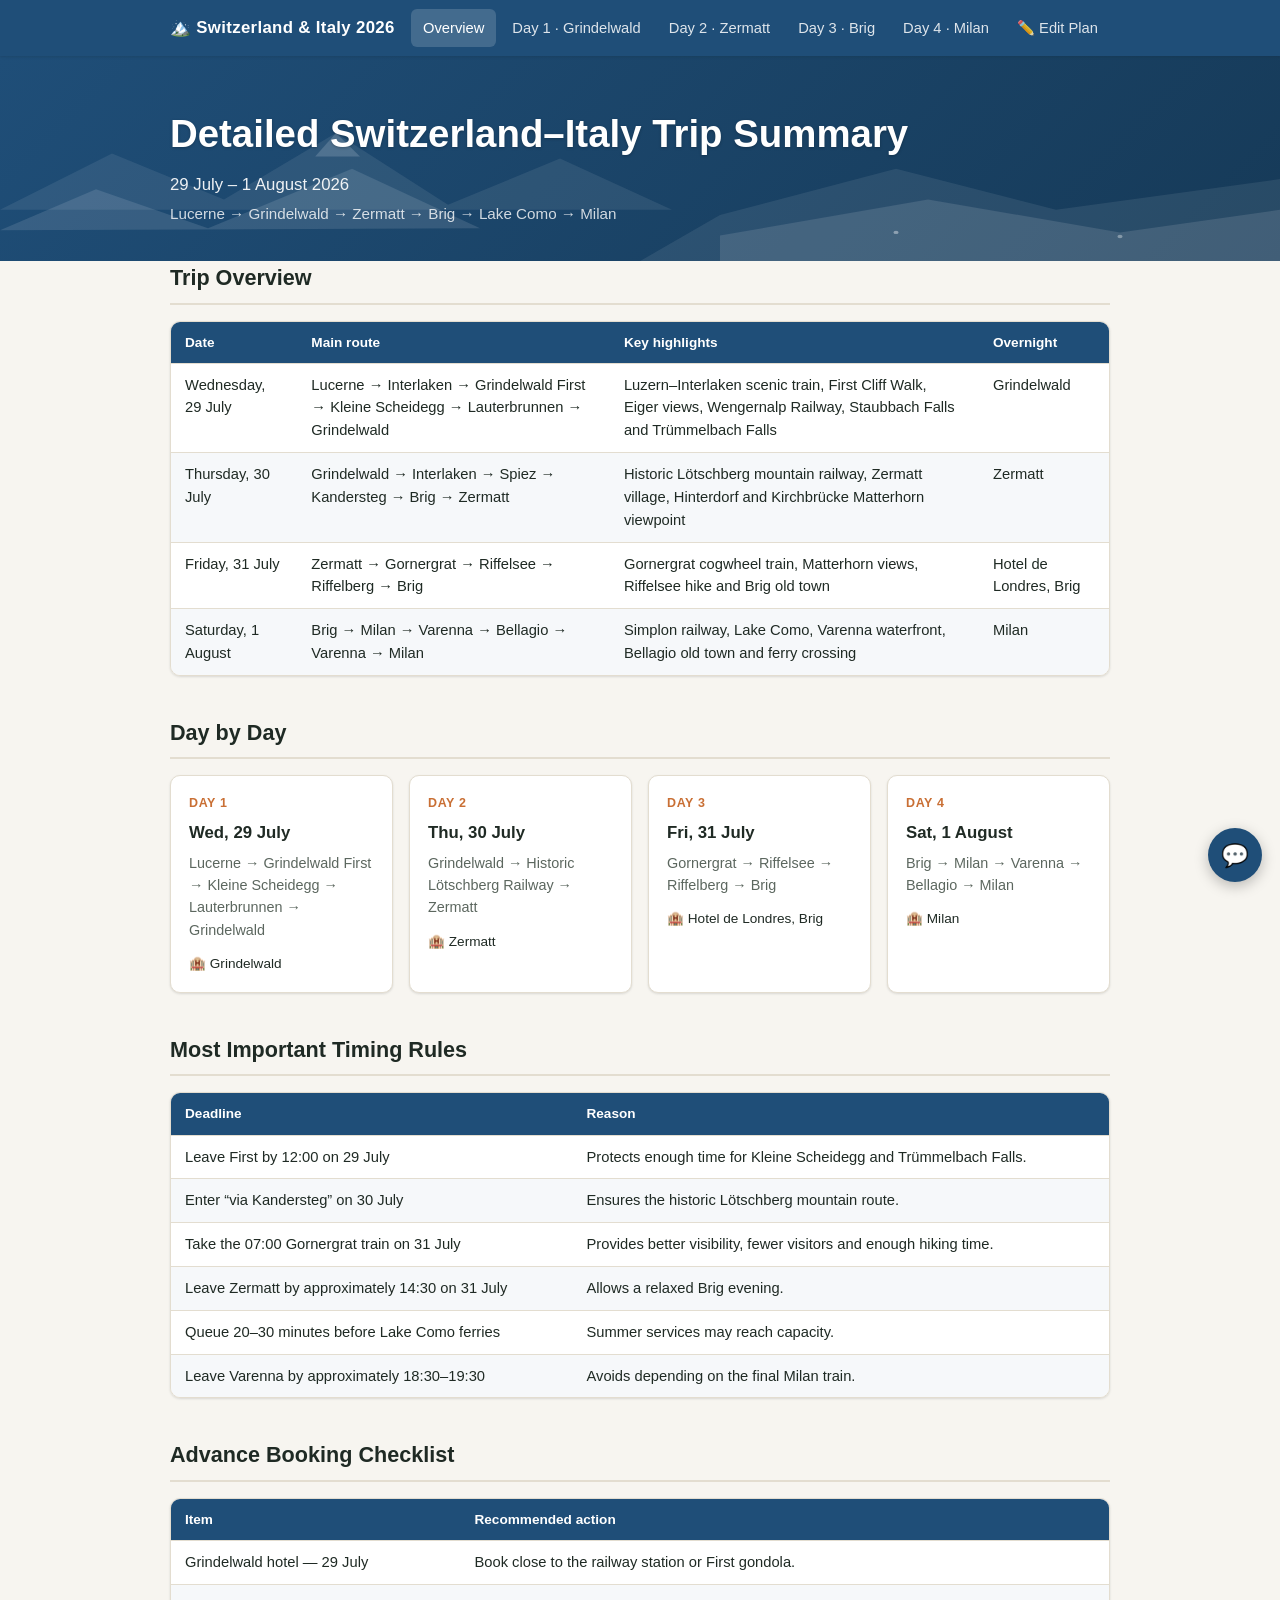
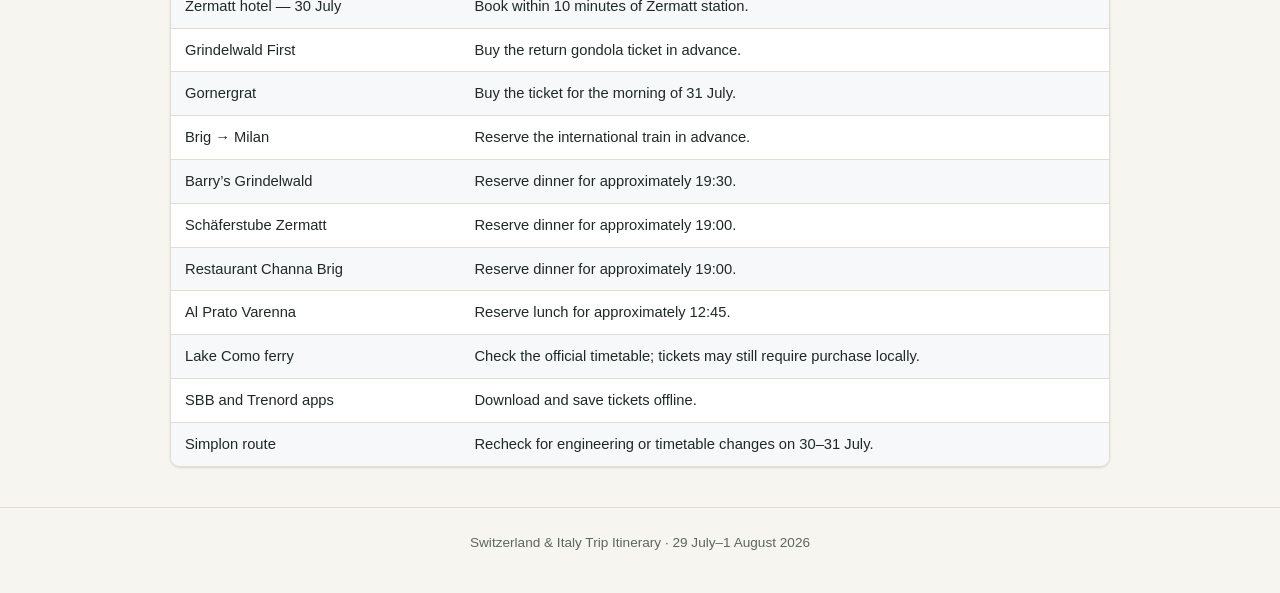
<file: index.html>
<!doctype html>
<html lang="en">
<head>
<meta charset="utf-8">
<meta name="viewport" content="width=device-width, initial-scale=1">
<title>Switzerland &amp; Italy Trip — 29 Jul&ndash;1 Aug 2026</title>
<meta name="description" content="Detailed 4-day Switzerland to Italy trip itinerary: Lucerne, Grindelwald, Zermatt, Brig and Lake Como.">
<link rel="icon" href="data:image/svg+xml,<svg xmlns=%22http://www.w3.org/2000/svg%22 viewBox=%220 0 100 100%22><text y=%22.9em%22 font-size=%2290%22>🏔️</text></svg>">
<link rel="manifest" href="manifest.webmanifest">
<link rel="apple-touch-icon" href="assets/icons/icon-192.png">
<meta name="theme-color" content="#1f4e78">
<link rel="stylesheet" href="assets/css/style.css">
</head>
<body>

<nav class="site-nav">
  <div class="container">
    <a class="brand" href="index.html">🏔️ Switzerland &amp; Italy 2026</a>
    <button class="nav-toggle" aria-label="Toggle navigation">&#9776;</button>
    <div class="nav-links">
      <a href="index.html" class="active">Overview</a>
      <a href="day1.html">Day 1 · Grindelwald</a>
      <a href="day2.html">Day 2 · Zermatt</a>
      <a href="day3.html">Day 3 · Brig</a>
      <a href="day4.html">Day 4 · Milan</a>
      <a href="plan.html">✏️ Edit Plan</a>
    </div>
  </div>
</nav>

<header class="hero">
  <svg class="hero-illustration" viewBox="0 0 800 200" preserveAspectRatio="none" xmlns="http://www.w3.org/2000/svg" aria-hidden="true">
    <polygon points="0,150 70,95 140,140 210,75 280,145 350,100 420,150" fill="#ffffff" opacity="0.09"/>
    <polygon points="0,170 60,130 130,168 220,110 300,168" fill="#ffffff" opacity="0.13"/>
    <polygon points="210,75 197,98 225,98" fill="#ffffff" opacity="0.18"/>
    <polygon points="450,155 560,110 660,150 800,120 800,200 400,200" fill="#ffffff" opacity="0.09"/>
    <polygon points="450,175 580,140 700,172 800,150 800,200 450,200" fill="#ffffff" opacity="0.13"/>
    <circle cx="560" cy="172" r="1.6" fill="#ffffff" opacity="0.45"/>
    <circle cx="700" cy="176" r="1.6" fill="#ffffff" opacity="0.4"/>
  </svg>
  <div class="container">
    <h1>Detailed Switzerland–Italy Trip Summary</h1>
    <p class="subtitle">29 July – 1 August 2026</p>
    <p class="route">Lucerne → Grindelwald → Zermatt → Brig → Lake Como → Milan</p>
  </div>
</header>

<main class="container">

  <section id="overview">
    <h2>Trip Overview</h2>
    <div class="table-wrap">
      <table>
        <thead>
          <tr><th>Date</th><th>Main route</th><th>Key highlights</th><th>Overnight</th></tr>
        </thead>
        <tbody>
          <tr>
            <td>Wednesday, 29 July</td>
            <td>Lucerne → Interlaken → Grindelwald First → Kleine Scheidegg → Lauterbrunnen → Grindelwald</td>
            <td>Luzern–Interlaken scenic train, First Cliff Walk, Eiger views, Wengernalp Railway, Staubbach Falls and Trümmelbach Falls</td>
            <td>Grindelwald</td>
          </tr>
          <tr>
            <td>Thursday, 30 July</td>
            <td>Grindelwald → Interlaken → Spiez → Kandersteg → Brig → Zermatt</td>
            <td>Historic Lötschberg mountain railway, Zermatt village, Hinterdorf and Kirchbrücke Matterhorn viewpoint</td>
            <td>Zermatt</td>
          </tr>
          <tr>
            <td>Friday, 31 July</td>
            <td>Zermatt → Gornergrat → Riffelsee → Riffelberg → Brig</td>
            <td>Gornergrat cogwheel train, Matterhorn views, Riffelsee hike and Brig old town</td>
            <td>Hotel de Londres, Brig</td>
          </tr>
          <tr>
            <td>Saturday, 1 August</td>
            <td>Brig → Milan → Varenna → Bellagio → Varenna → Milan</td>
            <td>Simplon railway, Lake Como, Varenna waterfront, Bellagio old town and ferry crossing</td>
            <td>Milan</td>
          </tr>
        </tbody>
      </table>
    </div>
  </section>

  <section id="days">
    <h2>Day by Day</h2>
    <div class="day-grid">
      <a class="day-card" href="day1.html" data-date="2026-07-29">
        <span class="today-badge">TODAY</span>
        <span class="day-label">Day 1</span>
        <span class="day-date">Wed, 29 July</span>
        <span class="day-route">Lucerne → Grindelwald First → Kleine Scheidegg → Lauterbrunnen → Grindelwald</span>
        <span class="day-overnight">Grindelwald</span>
      </a>
      <a class="day-card" href="day2.html" data-date="2026-07-30">
        <span class="today-badge">TODAY</span>
        <span class="day-label">Day 2</span>
        <span class="day-date">Thu, 30 July</span>
        <span class="day-route">Grindelwald → Historic Lötschberg Railway → Zermatt</span>
        <span class="day-overnight">Zermatt</span>
      </a>
      <a class="day-card" href="day3.html" data-date="2026-07-31">
        <span class="today-badge">TODAY</span>
        <span class="day-label">Day 3</span>
        <span class="day-date">Fri, 31 July</span>
        <span class="day-route">Gornergrat → Riffelsee → Riffelberg → Brig</span>
        <span class="day-overnight">Hotel de Londres, Brig</span>
      </a>
      <a class="day-card" href="day4.html" data-date="2026-08-01">
        <span class="today-badge">TODAY</span>
        <span class="day-label">Day 4</span>
        <span class="day-date">Sat, 1 August</span>
        <span class="day-route">Brig → Milan → Varenna → Bellagio → Milan</span>
        <span class="day-overnight">Milan</span>
      </a>
    </div>
  </section>

  <section id="timing-rules">
    <h2>Most Important Timing Rules</h2>
    <div class="table-wrap">
      <table>
        <thead><tr><th>Deadline</th><th>Reason</th></tr></thead>
        <tbody>
          <tr><td>Leave First by 12:00 on 29 July</td><td>Protects enough time for Kleine Scheidegg and Trümmelbach Falls.</td></tr>
          <tr><td>Enter &ldquo;via Kandersteg&rdquo; on 30 July</td><td>Ensures the historic Lötschberg mountain route.</td></tr>
          <tr><td>Take the 07:00 Gornergrat train on 31 July</td><td>Provides better visibility, fewer visitors and enough hiking time.</td></tr>
          <tr><td>Leave Zermatt by approximately 14:30 on 31 July</td><td>Allows a relaxed Brig evening.</td></tr>
          <tr><td>Queue 20&ndash;30 minutes before Lake Como ferries</td><td>Summer services may reach capacity.</td></tr>
          <tr><td>Leave Varenna by approximately 18:30&ndash;19:30</td><td>Avoids depending on the final Milan train.</td></tr>
        </tbody>
      </table>
    </div>
  </section>

  <section id="booking-checklist">
    <h2>Advance Booking Checklist</h2>
    <div class="table-wrap">
      <table>
        <thead><tr><th>Item</th><th>Recommended action</th></tr></thead>
        <tbody>
          <tr><td>Grindelwald hotel — 29 July</td><td>Book close to the railway station or First gondola.</td></tr>
          <tr><td>Zermatt hotel — 30 July</td><td>Book within 10 minutes of Zermatt station.</td></tr>
          <tr><td>Grindelwald First</td><td>Buy the return gondola ticket in advance.</td></tr>
          <tr><td>Gornergrat</td><td>Buy the ticket for the morning of 31 July.</td></tr>
          <tr><td>Brig → Milan</td><td>Reserve the international train in advance.</td></tr>
          <tr><td>Barry&rsquo;s Grindelwald</td><td>Reserve dinner for approximately 19:30.</td></tr>
          <tr><td>Schäferstube Zermatt</td><td>Reserve dinner for approximately 19:00.</td></tr>
          <tr><td>Restaurant Channa Brig</td><td>Reserve dinner for approximately 19:00.</td></tr>
          <tr><td>Al Prato Varenna</td><td>Reserve lunch for approximately 12:45.</td></tr>
          <tr><td>Lake Como ferry</td><td>Check the official timetable; tickets may still require purchase locally.</td></tr>
          <tr><td>SBB and Trenord apps</td><td>Download and save tickets offline.</td></tr>
          <tr><td>Simplon route</td><td>Recheck for engineering or timetable changes on 30&ndash;31 July.</td></tr>
        </tbody>
      </table>
    </div>
  </section>

</main>

<footer>
  <div class="container">
    Switzerland &amp; Italy Trip Itinerary · 29 July&ndash;1 August 2026
  </div>
</footer>

<script src="assets/js/main.js"></script>
<script src="assets/js/chat.js" defer></script>
</body>
</html>
</file>
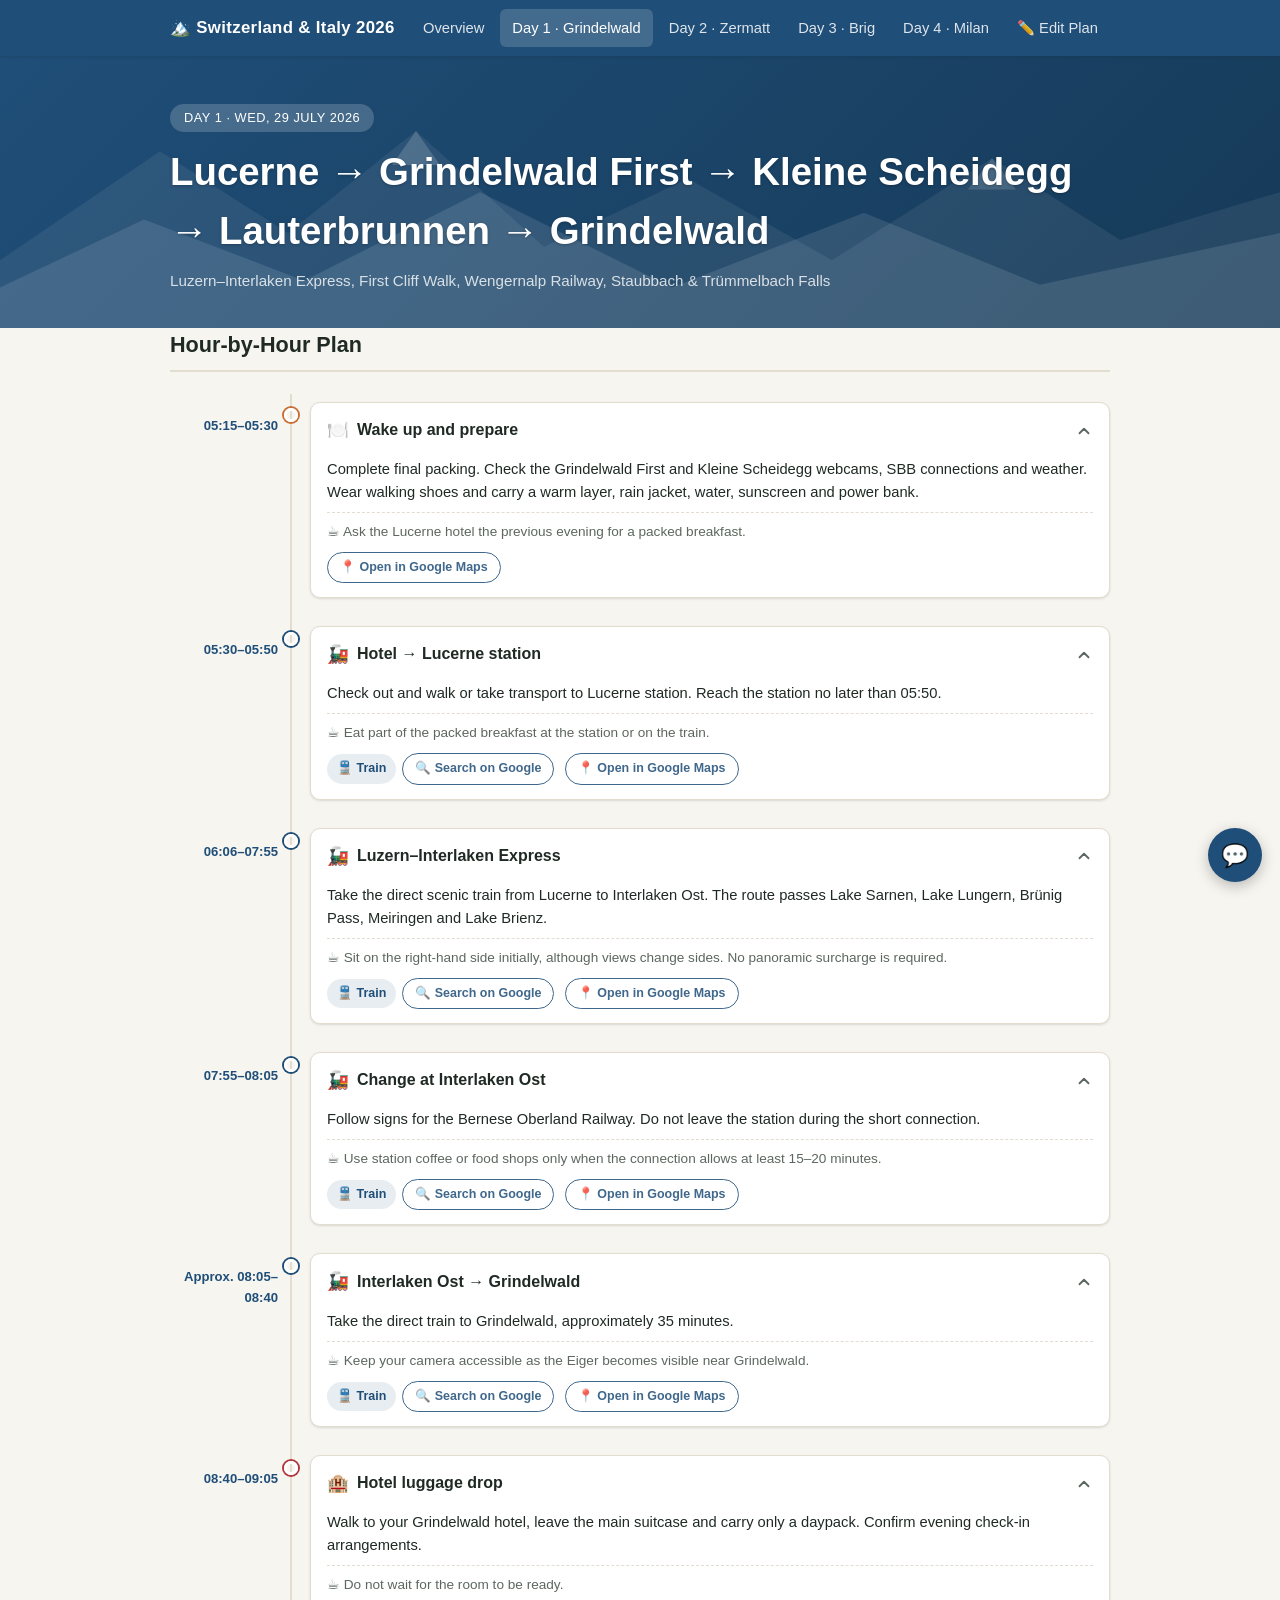
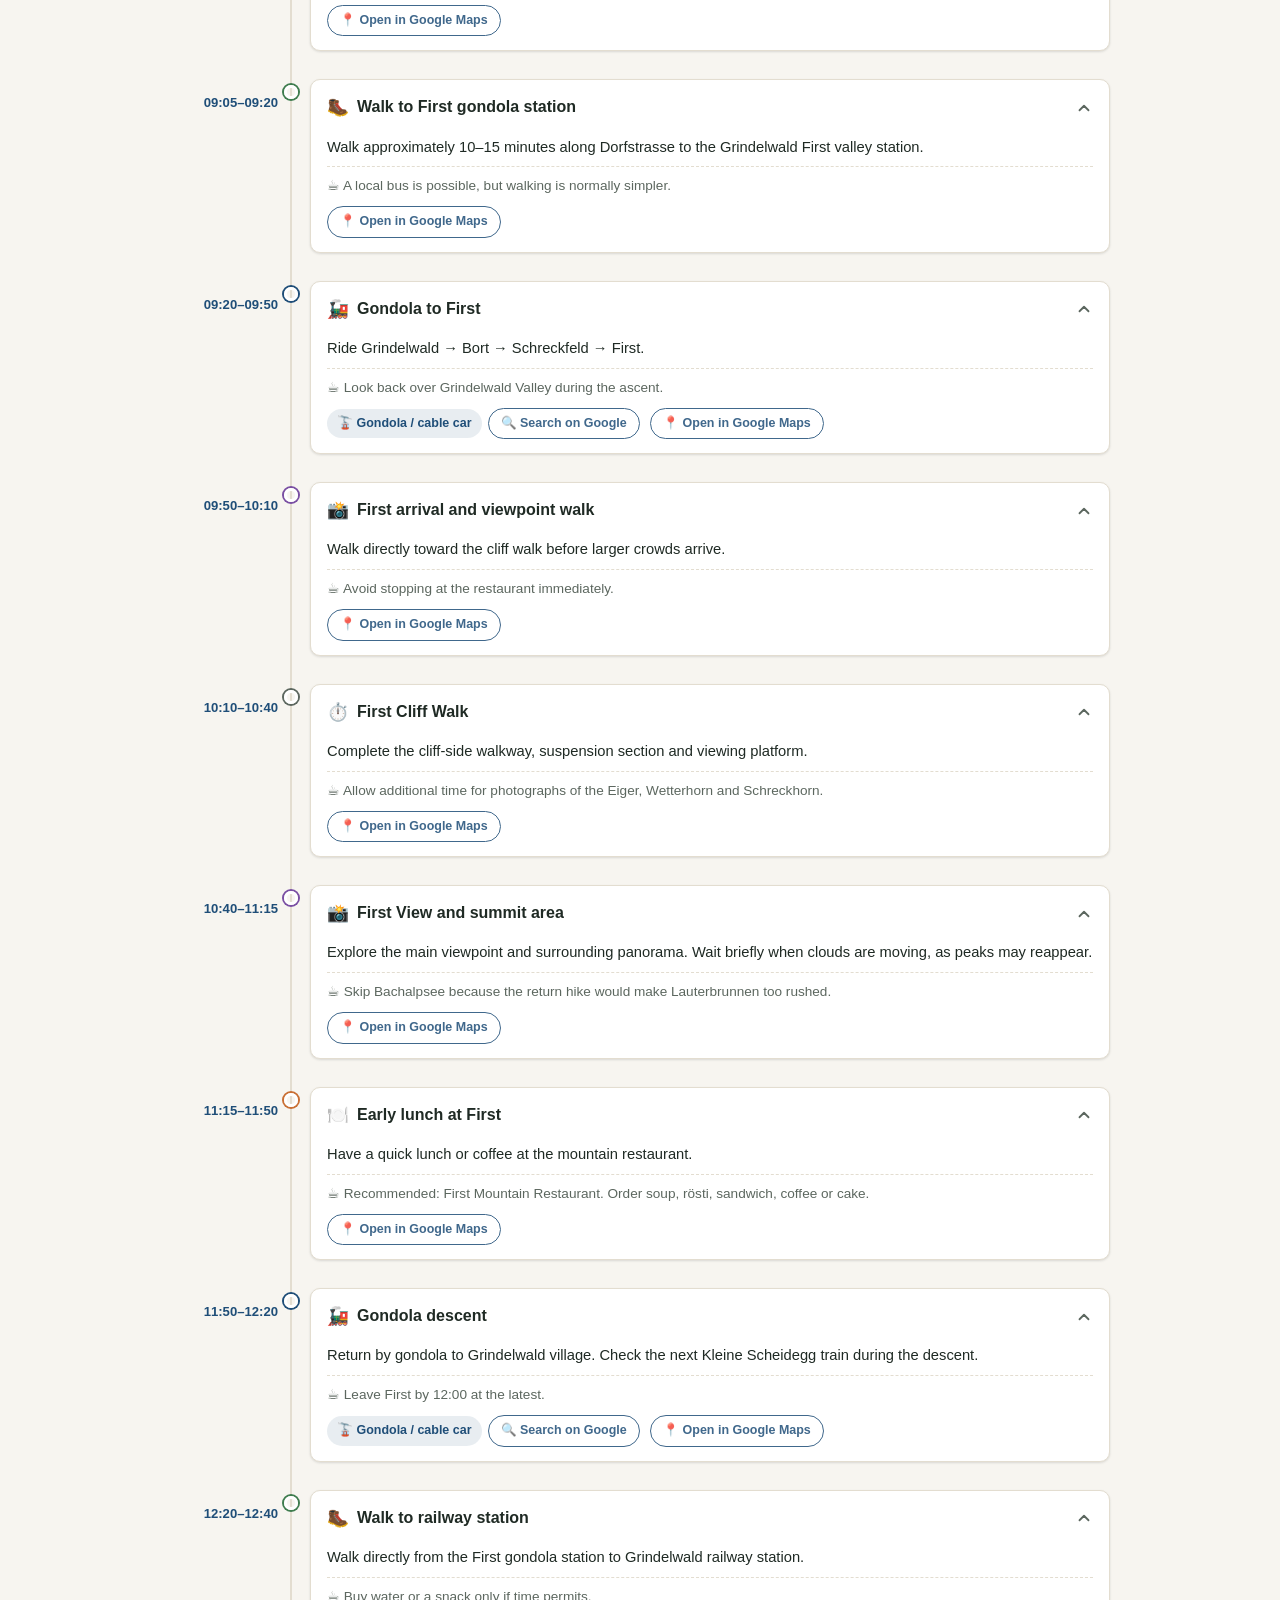
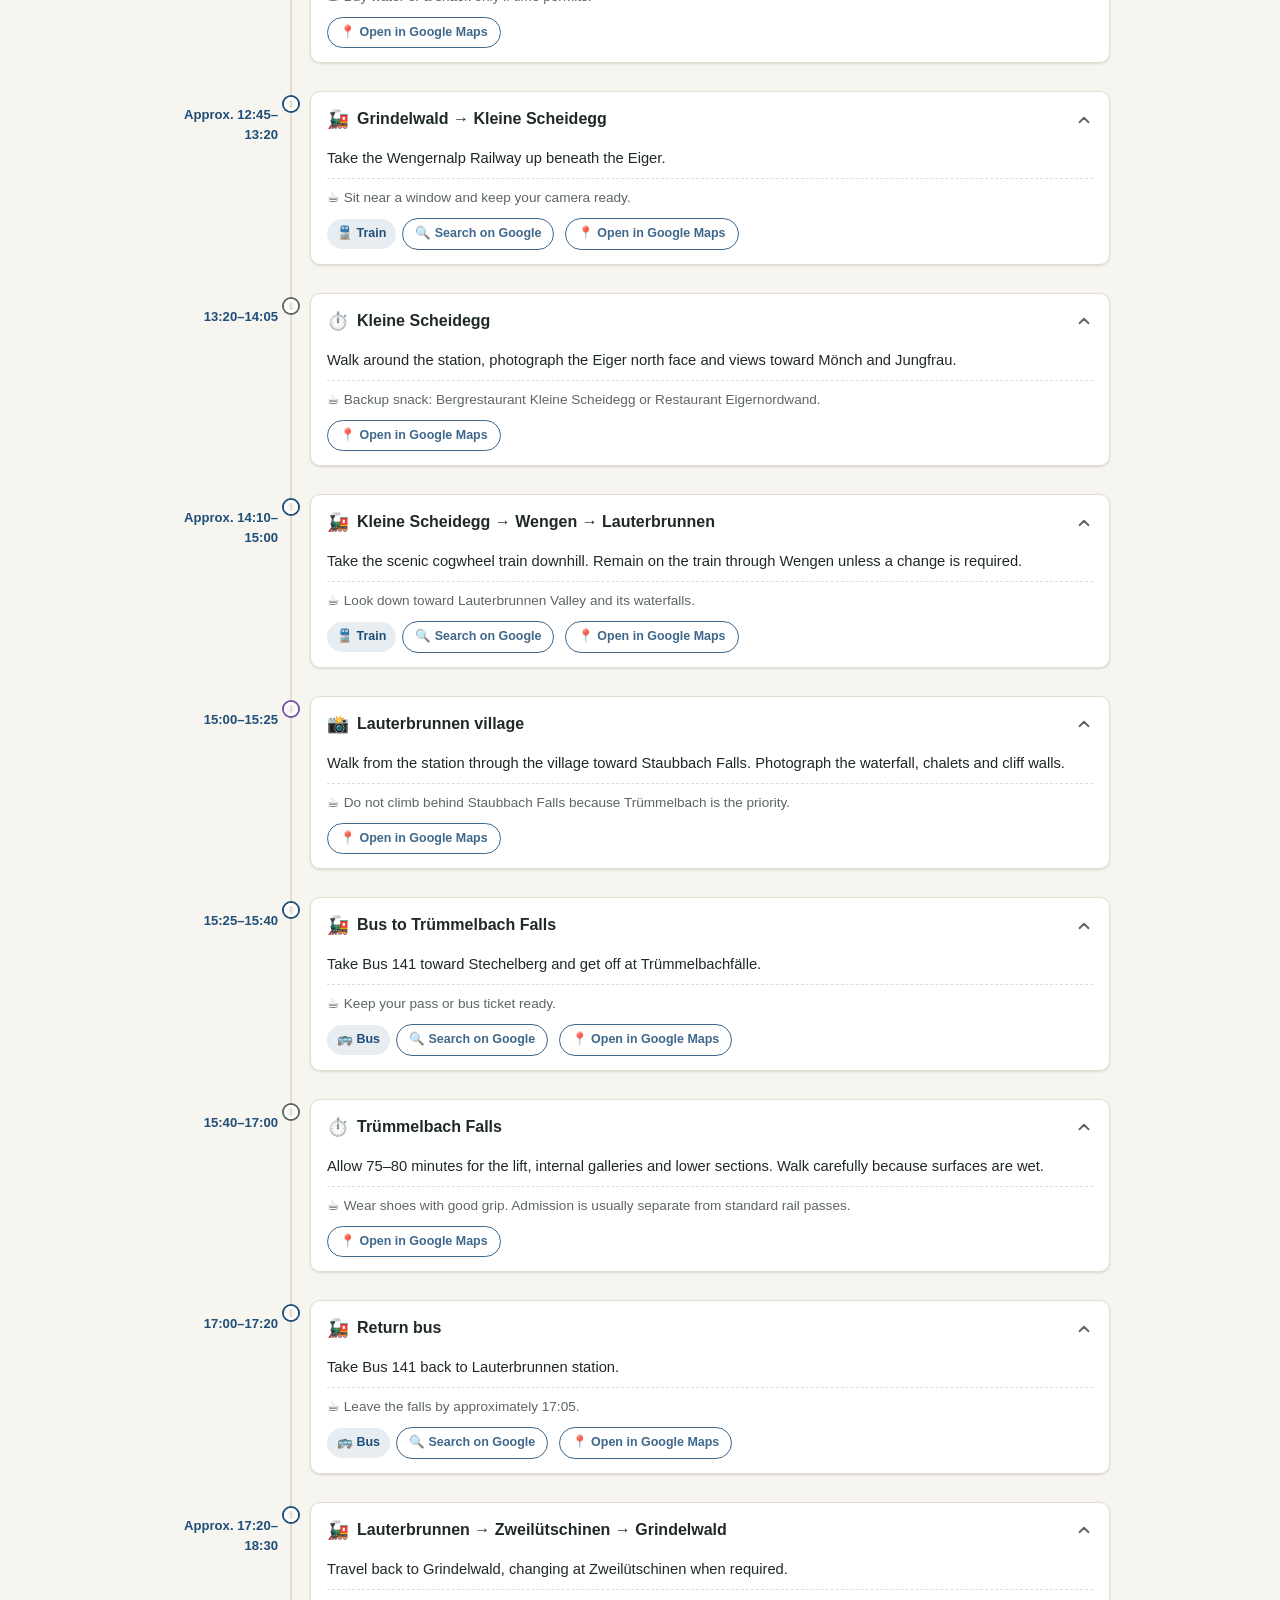
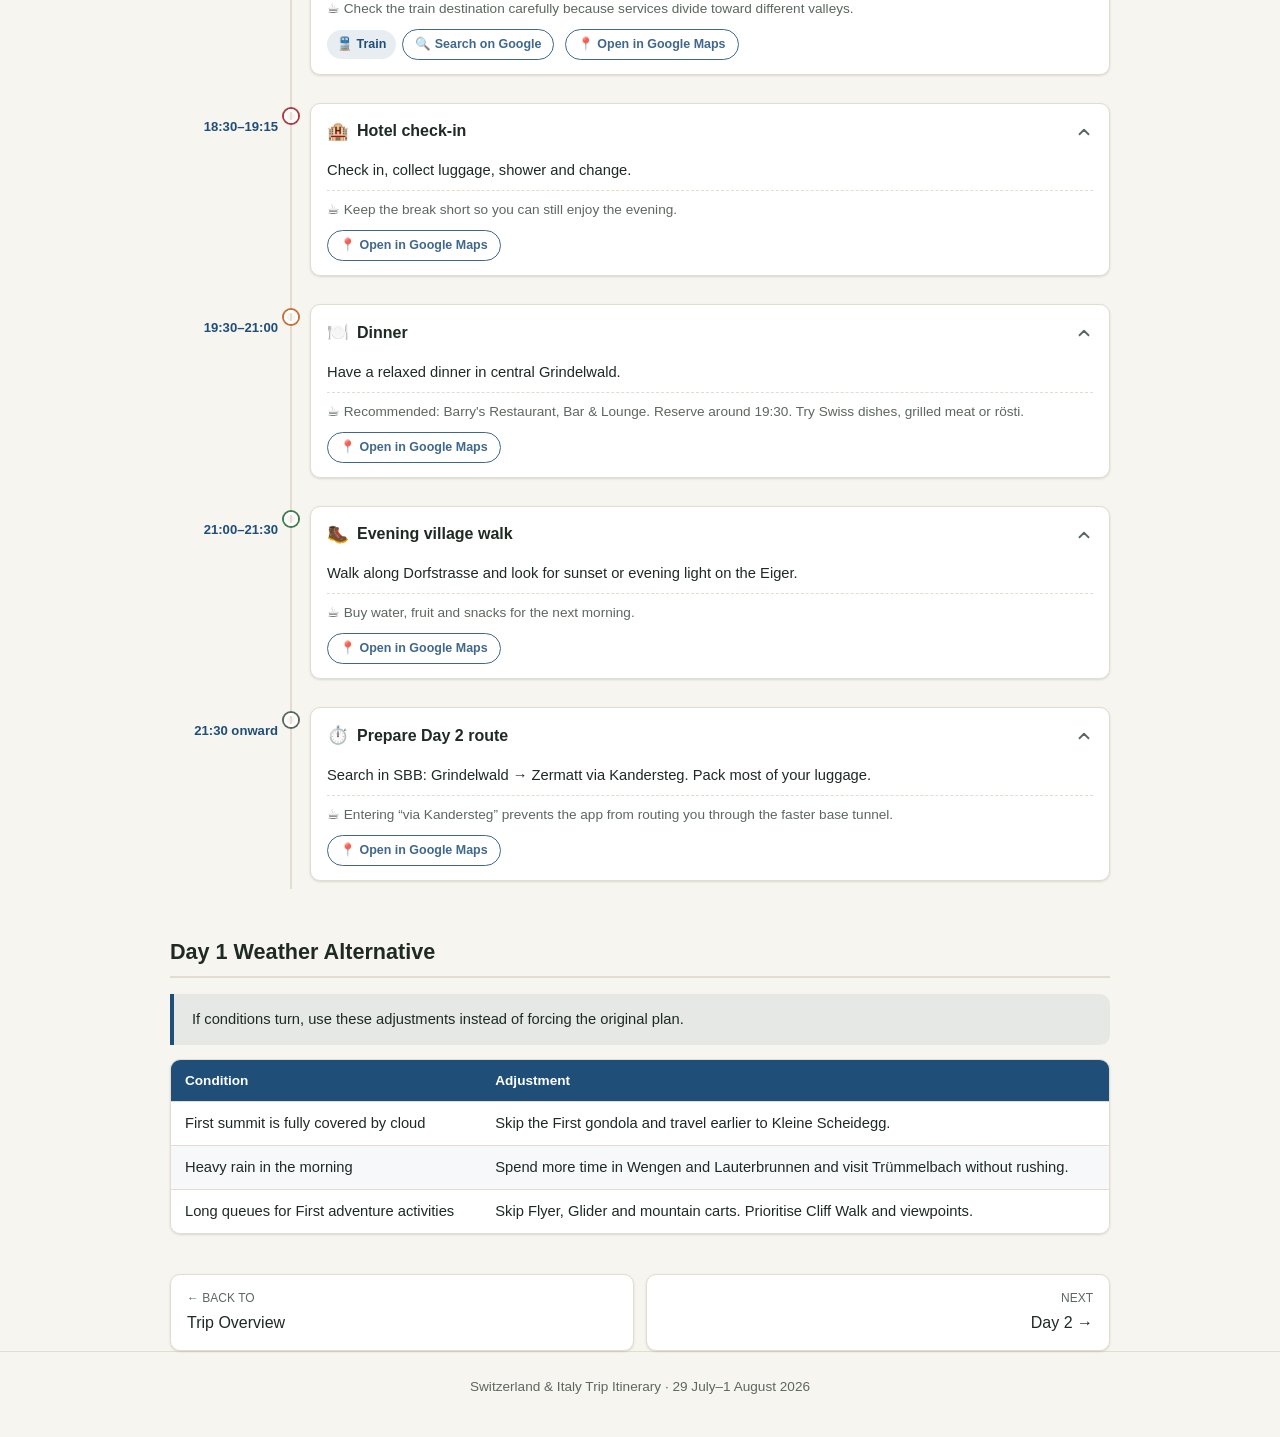
<file: day1.html>
<!doctype html>
<html lang="en">
<head>
<meta charset="utf-8">
<meta name="viewport" content="width=device-width, initial-scale=1">
<title>Lucerne → Grindelwald First → Kleine Scheidegg → Lauterbrunnen → Grindelwald — Switzerland &amp; Italy Trip 2026</title>
<meta name="description" content="Day 1: Lucerne to Grindelwald via Interlaken, Grindelwald First Cliff Walk, Kleine Scheidegg and Trümmelbach Falls.">
<link rel="icon" href="data:image/svg+xml,<svg xmlns=%22http://www.w3.org/2000/svg%22 viewBox=%220 0 100 100%22><text y=%22.9em%22 font-size=%2290%22>🏔️</text></svg>">
<link rel="manifest" href="manifest.webmanifest">
<link rel="apple-touch-icon" href="assets/icons/icon-192.png">
<meta name="theme-color" content="#1f4e78">
<link rel="stylesheet" href="assets/css/style.css">
</head>
<body>

<nav class="site-nav">
  <div class="container">
    <a class="brand" href="index.html">🏔️ Switzerland &amp; Italy 2026</a>
    <button class="nav-toggle" aria-label="Toggle navigation">&#9776;</button>
    <div class="nav-links">
      <a href="index.html">Overview</a>
      <a href="day1.html" class="active">Day 1 · Grindelwald</a>
      <a href="day2.html">Day 2 · Zermatt</a>
      <a href="day3.html">Day 3 · Brig</a>
      <a href="day4.html">Day 4 · Milan</a>
      <a href="plan.html">&#9999;&#65039; Edit Plan</a>
    </div>
  </div>
</nav>

<header class="hero day-hero">
  <svg class="hero-illustration" viewBox="0 0 800 200" preserveAspectRatio="none" xmlns="http://www.w3.org/2000/svg" aria-hidden="true">
      <polygon points="0,150 100,70 180,130 260,55 340,140 430,90 520,150 620,75 700,135 800,100 800,200 0,200" fill="#ffffff" opacity="0.08"/>
      <polygon points="0,170 90,120 190,165 300,100 420,170 540,115 650,168 800,130 800,200 0,200" fill="#ffffff" opacity="0.12"/>
      <polygon points="260,55 245,80 275,80" fill="#ffffff" opacity="0.18"/>
      <polygon points="620,75 605,98 635,98" fill="#ffffff" opacity="0.16"/>
    </svg>
  <div class="container">
    <span class="badge">Day 1 &middot; Wed, 29 July 2026</span>
    <h1>Lucerne → Grindelwald First → Kleine Scheidegg → Lauterbrunnen → Grindelwald</h1>
    <p class="route">Luzern–Interlaken Express, First Cliff Walk, Wengernalp Railway, Staubbach &amp; Trümmelbach Falls</p>
  </div>
</header>

<main class="container">

  <section id="timeline">
    <div class="timeline-heading-row">
      <h2>Hour-by-Hour Plan</h2>
      <button type="button" class="reset-day-link" hidden>&#8630; Reset this day&rsquo;s plan</button>
    </div>
    <p class="hidden-items-toggle" hidden></p>
    <ul class="timeline" data-date="2026-07-29">
      <li class="timeline-item cat-food" data-item-id="day1-wake-up-and-prepare" data-start="05:15" data-end="05:30">
        <div class="t-time">05:15–05:30</div>
        <div class="t-dot"></div>
        <details class="t-card" open>
          <summary>
            <p class="t-title"><span class="t-live-badge t-badge-now">NOW</span><span class="t-live-badge t-badge-next">NEXT</span><span class="t-icon">🍽️</span> <span class="t-title-text">Wake up and prepare</span></p>
            <svg class="t-chevron" viewBox="0 0 20 20" fill="none" xmlns="http://www.w3.org/2000/svg" aria-hidden="true"><path d="M5 7.5L10 12.5L15 7.5" stroke="currentColor" stroke-width="2" stroke-linecap="round" stroke-linejoin="round"/></svg>
          </summary>
          <div class="t-body">
            <p class="t-detail">Complete final packing. Check the Grindelwald First and Kleine Scheidegg webcams, SBB connections and weather. Wear walking shoes and carry a warm layer, rain jacket, water, sunscreen and power bank.</p>
            <p class="t-note">Ask the Lucerne hotel the previous evening for a packed breakfast.</p>
            
            <a class="t-map-link" href="https://www.google.com/maps/search/?api=1&query=Lucerne%2C%20Switzerland" target="_blank" rel="noopener">&#128205; Open in Google Maps</a>
          </div>
        </details>
      </li>
      <li class="timeline-item cat-train" data-item-id="day1-hotel-lucerne-station" data-start="05:30" data-end="05:50">
        <div class="t-time">05:30–05:50</div>
        <div class="t-dot"></div>
        <details class="t-card" open>
          <summary>
            <p class="t-title"><span class="t-live-badge t-badge-now">NOW</span><span class="t-live-badge t-badge-next">NEXT</span><span class="t-icon">🚂</span> <span class="t-title-text">Hotel → Lucerne station</span></p>
            <svg class="t-chevron" viewBox="0 0 20 20" fill="none" xmlns="http://www.w3.org/2000/svg" aria-hidden="true"><path d="M5 7.5L10 12.5L15 7.5" stroke="currentColor" stroke-width="2" stroke-linecap="round" stroke-linejoin="round"/></svg>
          </summary>
          <div class="t-body">
            <p class="t-detail">Check out and walk or take transport to Lucerne station. Reach the station no later than 05:50.</p>
            <p class="t-note">Eat part of the packed breakfast at the station or on the train.</p>
            <span class="t-transport-badge">🚆 Train</span><a class="t-search-link" href="https://www.google.com/search?q=hotel%20to%20Lucerne%20train%20station%20Switzerland" target="_blank" rel="noopener">&#128269; Search on Google</a>
            <a class="t-map-link" href="https://www.google.com/maps/search/?api=1&query=Luzern%20Hauptbahnhof%2C%20Lucerne%2C%20Switzerland" target="_blank" rel="noopener">&#128205; Open in Google Maps</a>
          </div>
        </details>
      </li>
      <li class="timeline-item cat-train" data-item-id="day1-luzern-interlaken-express" data-start="06:06" data-end="07:55">
        <div class="t-time">06:06–07:55</div>
        <div class="t-dot"></div>
        <details class="t-card" open>
          <summary>
            <p class="t-title"><span class="t-live-badge t-badge-now">NOW</span><span class="t-live-badge t-badge-next">NEXT</span><span class="t-icon">🚂</span> <span class="t-title-text">Luzern–Interlaken Express</span></p>
            <svg class="t-chevron" viewBox="0 0 20 20" fill="none" xmlns="http://www.w3.org/2000/svg" aria-hidden="true"><path d="M5 7.5L10 12.5L15 7.5" stroke="currentColor" stroke-width="2" stroke-linecap="round" stroke-linejoin="round"/></svg>
          </summary>
          <div class="t-body">
            <p class="t-detail">Take the direct scenic train from Lucerne to Interlaken Ost. The route passes Lake Sarnen, Lake Lungern, Brünig Pass, Meiringen and Lake Brienz.</p>
            <p class="t-note">Sit on the right-hand side initially, although views change sides. No panoramic surcharge is required.</p>
            <span class="t-transport-badge">🚆 Train</span><a class="t-search-link" href="https://www.google.com/search?q=Lucerne%20to%20Interlaken%20Ost%20train%20Luzern-Interlaken%20Express" target="_blank" rel="noopener">&#128269; Search on Google</a>
            <a class="t-map-link" href="https://www.google.com/maps/search/?api=1&query=Interlaken%20Ost%20railway%20station%2C%20Switzerland" target="_blank" rel="noopener">&#128205; Open in Google Maps</a>
          </div>
        </details>
      </li>
      <li class="timeline-item cat-train" data-item-id="day1-change-at-interlaken-ost" data-start="07:55" data-end="08:05">
        <div class="t-time">07:55–08:05</div>
        <div class="t-dot"></div>
        <details class="t-card" open>
          <summary>
            <p class="t-title"><span class="t-live-badge t-badge-now">NOW</span><span class="t-live-badge t-badge-next">NEXT</span><span class="t-icon">🚂</span> <span class="t-title-text">Change at Interlaken Ost</span></p>
            <svg class="t-chevron" viewBox="0 0 20 20" fill="none" xmlns="http://www.w3.org/2000/svg" aria-hidden="true"><path d="M5 7.5L10 12.5L15 7.5" stroke="currentColor" stroke-width="2" stroke-linecap="round" stroke-linejoin="round"/></svg>
          </summary>
          <div class="t-body">
            <p class="t-detail">Follow signs for the Bernese Oberland Railway. Do not leave the station during the short connection.</p>
            <p class="t-note">Use station coffee or food shops only when the connection allows at least 15–20 minutes.</p>
            <span class="t-transport-badge">🚆 Train</span><a class="t-search-link" href="https://www.google.com/search?q=Interlaken%20Ost%20station%20Bernese%20Oberland%20Railway%20connection" target="_blank" rel="noopener">&#128269; Search on Google</a>
            <a class="t-map-link" href="https://www.google.com/maps/search/?api=1&query=Interlaken%20Ost%20railway%20station%2C%20Switzerland" target="_blank" rel="noopener">&#128205; Open in Google Maps</a>
          </div>
        </details>
      </li>
      <li class="timeline-item cat-train" data-item-id="day1-interlaken-ost-grindelwald" data-start="08:05" data-end="08:40">
        <div class="t-time">Approx. 08:05–08:40</div>
        <div class="t-dot"></div>
        <details class="t-card" open>
          <summary>
            <p class="t-title"><span class="t-live-badge t-badge-now">NOW</span><span class="t-live-badge t-badge-next">NEXT</span><span class="t-icon">🚂</span> <span class="t-title-text">Interlaken Ost → Grindelwald</span></p>
            <svg class="t-chevron" viewBox="0 0 20 20" fill="none" xmlns="http://www.w3.org/2000/svg" aria-hidden="true"><path d="M5 7.5L10 12.5L15 7.5" stroke="currentColor" stroke-width="2" stroke-linecap="round" stroke-linejoin="round"/></svg>
          </summary>
          <div class="t-body">
            <p class="t-detail">Take the direct train to Grindelwald, approximately 35 minutes.</p>
            <p class="t-note">Keep your camera accessible as the Eiger becomes visible near Grindelwald.</p>
            <span class="t-transport-badge">🚆 Train</span><a class="t-search-link" href="https://www.google.com/search?q=Interlaken%20Ost%20to%20Grindelwald%20train" target="_blank" rel="noopener">&#128269; Search on Google</a>
            <a class="t-map-link" href="https://www.google.com/maps/search/?api=1&query=Grindelwald%20railway%20station%2C%20Switzerland" target="_blank" rel="noopener">&#128205; Open in Google Maps</a>
          </div>
        </details>
      </li>
      <li class="timeline-item cat-hotel" data-item-id="day1-hotel-luggage-drop" data-start="08:40" data-end="09:05">
        <div class="t-time">08:40–09:05</div>
        <div class="t-dot"></div>
        <details class="t-card" open>
          <summary>
            <p class="t-title"><span class="t-live-badge t-badge-now">NOW</span><span class="t-live-badge t-badge-next">NEXT</span><span class="t-icon">🏨</span> <span class="t-title-text">Hotel luggage drop</span></p>
            <svg class="t-chevron" viewBox="0 0 20 20" fill="none" xmlns="http://www.w3.org/2000/svg" aria-hidden="true"><path d="M5 7.5L10 12.5L15 7.5" stroke="currentColor" stroke-width="2" stroke-linecap="round" stroke-linejoin="round"/></svg>
          </summary>
          <div class="t-body">
            <p class="t-detail">Walk to your Grindelwald hotel, leave the main suitcase and carry only a daypack. Confirm evening check-in arrangements.</p>
            <p class="t-note">Do not wait for the room to be ready.</p>
            
            <a class="t-map-link" href="https://www.google.com/maps/search/?api=1&query=Grindelwald%2C%20Switzerland" target="_blank" rel="noopener">&#128205; Open in Google Maps</a>
          </div>
        </details>
      </li>
      <li class="timeline-item cat-hike" data-item-id="day1-walk-to-first-gondola-station" data-start="09:05" data-end="09:20">
        <div class="t-time">09:05–09:20</div>
        <div class="t-dot"></div>
        <details class="t-card" open>
          <summary>
            <p class="t-title"><span class="t-live-badge t-badge-now">NOW</span><span class="t-live-badge t-badge-next">NEXT</span><span class="t-icon">🥾</span> <span class="t-title-text">Walk to First gondola station</span></p>
            <svg class="t-chevron" viewBox="0 0 20 20" fill="none" xmlns="http://www.w3.org/2000/svg" aria-hidden="true"><path d="M5 7.5L10 12.5L15 7.5" stroke="currentColor" stroke-width="2" stroke-linecap="round" stroke-linejoin="round"/></svg>
          </summary>
          <div class="t-body">
            <p class="t-detail">Walk approximately 10–15 minutes along Dorfstrasse to the Grindelwald First valley station.</p>
            <p class="t-note">A local bus is possible, but walking is normally simpler.</p>
            
            <a class="t-map-link" href="https://www.google.com/maps/search/?api=1&query=Grindelwald%20First%20gondola%20valley%20station%2C%20Switzerland" target="_blank" rel="noopener">&#128205; Open in Google Maps</a>
          </div>
        </details>
      </li>
      <li class="timeline-item cat-train" data-item-id="day1-gondola-to-first" data-start="09:20" data-end="09:50">
        <div class="t-time">09:20–09:50</div>
        <div class="t-dot"></div>
        <details class="t-card" open>
          <summary>
            <p class="t-title"><span class="t-live-badge t-badge-now">NOW</span><span class="t-live-badge t-badge-next">NEXT</span><span class="t-icon">🚂</span> <span class="t-title-text">Gondola to First</span></p>
            <svg class="t-chevron" viewBox="0 0 20 20" fill="none" xmlns="http://www.w3.org/2000/svg" aria-hidden="true"><path d="M5 7.5L10 12.5L15 7.5" stroke="currentColor" stroke-width="2" stroke-linecap="round" stroke-linejoin="round"/></svg>
          </summary>
          <div class="t-body">
            <p class="t-detail">Ride Grindelwald → Bort → Schreckfeld → First.</p>
            <p class="t-note">Look back over Grindelwald Valley during the ascent.</p>
            <span class="t-transport-badge">🚡 Gondola / cable car</span><a class="t-search-link" href="https://www.google.com/search?q=Grindelwald%20to%20First%20gondola%20cable%20car" target="_blank" rel="noopener">&#128269; Search on Google</a>
            <a class="t-map-link" href="https://www.google.com/maps/search/?api=1&query=First%20cable%20car%20Grindelwald%2C%20Switzerland" target="_blank" rel="noopener">&#128205; Open in Google Maps</a>
          </div>
        </details>
      </li>
      <li class="timeline-item cat-view" data-item-id="day1-first-arrival-and-viewpoint-walk" data-start="09:50" data-end="10:10">
        <div class="t-time">09:50–10:10</div>
        <div class="t-dot"></div>
        <details class="t-card" open>
          <summary>
            <p class="t-title"><span class="t-live-badge t-badge-now">NOW</span><span class="t-live-badge t-badge-next">NEXT</span><span class="t-icon">📸</span> <span class="t-title-text">First arrival and viewpoint walk</span></p>
            <svg class="t-chevron" viewBox="0 0 20 20" fill="none" xmlns="http://www.w3.org/2000/svg" aria-hidden="true"><path d="M5 7.5L10 12.5L15 7.5" stroke="currentColor" stroke-width="2" stroke-linecap="round" stroke-linejoin="round"/></svg>
          </summary>
          <div class="t-body">
            <p class="t-detail">Walk directly toward the cliff walk before larger crowds arrive.</p>
            <p class="t-note">Avoid stopping at the restaurant immediately.</p>
            
            <a class="t-map-link" href="https://www.google.com/maps/search/?api=1&query=First%2C%20Grindelwald%2C%20Switzerland" target="_blank" rel="noopener">&#128205; Open in Google Maps</a>
          </div>
        </details>
      </li>
      <li class="timeline-item cat-default" data-item-id="day1-first-cliff-walk" data-start="10:10" data-end="10:40">
        <div class="t-time">10:10–10:40</div>
        <div class="t-dot"></div>
        <details class="t-card" open>
          <summary>
            <p class="t-title"><span class="t-live-badge t-badge-now">NOW</span><span class="t-live-badge t-badge-next">NEXT</span><span class="t-icon">⏱️</span> <span class="t-title-text">First Cliff Walk</span></p>
            <svg class="t-chevron" viewBox="0 0 20 20" fill="none" xmlns="http://www.w3.org/2000/svg" aria-hidden="true"><path d="M5 7.5L10 12.5L15 7.5" stroke="currentColor" stroke-width="2" stroke-linecap="round" stroke-linejoin="round"/></svg>
          </summary>
          <div class="t-body">
            <p class="t-detail">Complete the cliff-side walkway, suspension section and viewing platform.</p>
            <p class="t-note">Allow additional time for photographs of the Eiger, Wetterhorn and Schreckhorn.</p>
            
            <a class="t-map-link" href="https://www.google.com/maps/search/?api=1&query=First%20Cliff%20Walk%20by%20Tissot%2C%20Grindelwald%2C%20Switzerland" target="_blank" rel="noopener">&#128205; Open in Google Maps</a>
          </div>
        </details>
      </li>
      <li class="timeline-item cat-view" data-item-id="day1-first-view-and-summit-area" data-start="10:40" data-end="11:15">
        <div class="t-time">10:40–11:15</div>
        <div class="t-dot"></div>
        <details class="t-card" open>
          <summary>
            <p class="t-title"><span class="t-live-badge t-badge-now">NOW</span><span class="t-live-badge t-badge-next">NEXT</span><span class="t-icon">📸</span> <span class="t-title-text">First View and summit area</span></p>
            <svg class="t-chevron" viewBox="0 0 20 20" fill="none" xmlns="http://www.w3.org/2000/svg" aria-hidden="true"><path d="M5 7.5L10 12.5L15 7.5" stroke="currentColor" stroke-width="2" stroke-linecap="round" stroke-linejoin="round"/></svg>
          </summary>
          <div class="t-body">
            <p class="t-detail">Explore the main viewpoint and surrounding panorama. Wait briefly when clouds are moving, as peaks may reappear.</p>
            <p class="t-note">Skip Bachalpsee because the return hike would make Lauterbrunnen too rushed.</p>
            
            <a class="t-map-link" href="https://www.google.com/maps/search/?api=1&query=First%2C%20Grindelwald%2C%20Switzerland" target="_blank" rel="noopener">&#128205; Open in Google Maps</a>
          </div>
        </details>
      </li>
      <li class="timeline-item cat-food" data-item-id="day1-early-lunch-at-first" data-start="11:15" data-end="11:50">
        <div class="t-time">11:15–11:50</div>
        <div class="t-dot"></div>
        <details class="t-card" open>
          <summary>
            <p class="t-title"><span class="t-live-badge t-badge-now">NOW</span><span class="t-live-badge t-badge-next">NEXT</span><span class="t-icon">🍽️</span> <span class="t-title-text">Early lunch at First</span></p>
            <svg class="t-chevron" viewBox="0 0 20 20" fill="none" xmlns="http://www.w3.org/2000/svg" aria-hidden="true"><path d="M5 7.5L10 12.5L15 7.5" stroke="currentColor" stroke-width="2" stroke-linecap="round" stroke-linejoin="round"/></svg>
          </summary>
          <div class="t-body">
            <p class="t-detail">Have a quick lunch or coffee at the mountain restaurant.</p>
            <p class="t-note">Recommended: First Mountain Restaurant. Order soup, rösti, sandwich, coffee or cake.</p>
            
            <a class="t-map-link" href="https://www.google.com/maps/search/?api=1&query=First%20Mountain%20Restaurant%2C%20Grindelwald%2C%20Switzerland" target="_blank" rel="noopener">&#128205; Open in Google Maps</a>
          </div>
        </details>
      </li>
      <li class="timeline-item cat-train" data-item-id="day1-gondola-descent" data-start="11:50" data-end="12:20">
        <div class="t-time">11:50–12:20</div>
        <div class="t-dot"></div>
        <details class="t-card" open>
          <summary>
            <p class="t-title"><span class="t-live-badge t-badge-now">NOW</span><span class="t-live-badge t-badge-next">NEXT</span><span class="t-icon">🚂</span> <span class="t-title-text">Gondola descent</span></p>
            <svg class="t-chevron" viewBox="0 0 20 20" fill="none" xmlns="http://www.w3.org/2000/svg" aria-hidden="true"><path d="M5 7.5L10 12.5L15 7.5" stroke="currentColor" stroke-width="2" stroke-linecap="round" stroke-linejoin="round"/></svg>
          </summary>
          <div class="t-body">
            <p class="t-detail">Return by gondola to Grindelwald village. Check the next Kleine Scheidegg train during the descent.</p>
            <p class="t-note">Leave First by 12:00 at the latest.</p>
            <span class="t-transport-badge">🚡 Gondola / cable car</span><a class="t-search-link" href="https://www.google.com/search?q=First%20to%20Grindelwald%20gondola%20cable%20car" target="_blank" rel="noopener">&#128269; Search on Google</a>
            <a class="t-map-link" href="https://www.google.com/maps/search/?api=1&query=Grindelwald%20First%20cable%20car%2C%20Switzerland" target="_blank" rel="noopener">&#128205; Open in Google Maps</a>
          </div>
        </details>
      </li>
      <li class="timeline-item cat-hike" data-item-id="day1-walk-to-railway-station" data-start="12:20" data-end="12:40">
        <div class="t-time">12:20–12:40</div>
        <div class="t-dot"></div>
        <details class="t-card" open>
          <summary>
            <p class="t-title"><span class="t-live-badge t-badge-now">NOW</span><span class="t-live-badge t-badge-next">NEXT</span><span class="t-icon">🥾</span> <span class="t-title-text">Walk to railway station</span></p>
            <svg class="t-chevron" viewBox="0 0 20 20" fill="none" xmlns="http://www.w3.org/2000/svg" aria-hidden="true"><path d="M5 7.5L10 12.5L15 7.5" stroke="currentColor" stroke-width="2" stroke-linecap="round" stroke-linejoin="round"/></svg>
          </summary>
          <div class="t-body">
            <p class="t-detail">Walk directly from the First gondola station to Grindelwald railway station.</p>
            <p class="t-note">Buy water or a snack only if time permits.</p>
            
            <a class="t-map-link" href="https://www.google.com/maps/search/?api=1&query=Grindelwald%20railway%20station%2C%20Switzerland" target="_blank" rel="noopener">&#128205; Open in Google Maps</a>
          </div>
        </details>
      </li>
      <li class="timeline-item cat-train" data-item-id="day1-grindelwald-kleine-scheidegg" data-start="12:45" data-end="13:20">
        <div class="t-time">Approx. 12:45–13:20</div>
        <div class="t-dot"></div>
        <details class="t-card" open>
          <summary>
            <p class="t-title"><span class="t-live-badge t-badge-now">NOW</span><span class="t-live-badge t-badge-next">NEXT</span><span class="t-icon">🚂</span> <span class="t-title-text">Grindelwald → Kleine Scheidegg</span></p>
            <svg class="t-chevron" viewBox="0 0 20 20" fill="none" xmlns="http://www.w3.org/2000/svg" aria-hidden="true"><path d="M5 7.5L10 12.5L15 7.5" stroke="currentColor" stroke-width="2" stroke-linecap="round" stroke-linejoin="round"/></svg>
          </summary>
          <div class="t-body">
            <p class="t-detail">Take the Wengernalp Railway up beneath the Eiger.</p>
            <p class="t-note">Sit near a window and keep your camera ready.</p>
            <span class="t-transport-badge">🚆 Train</span><a class="t-search-link" href="https://www.google.com/search?q=Grindelwald%20to%20Kleine%20Scheidegg%20Wengernalp%20Railway%20train" target="_blank" rel="noopener">&#128269; Search on Google</a>
            <a class="t-map-link" href="https://www.google.com/maps/search/?api=1&query=Kleine%20Scheidegg%2C%20Switzerland" target="_blank" rel="noopener">&#128205; Open in Google Maps</a>
          </div>
        </details>
      </li>
      <li class="timeline-item cat-default" data-item-id="day1-kleine-scheidegg" data-start="13:20" data-end="14:05">
        <div class="t-time">13:20–14:05</div>
        <div class="t-dot"></div>
        <details class="t-card" open>
          <summary>
            <p class="t-title"><span class="t-live-badge t-badge-now">NOW</span><span class="t-live-badge t-badge-next">NEXT</span><span class="t-icon">⏱️</span> <span class="t-title-text">Kleine Scheidegg</span></p>
            <svg class="t-chevron" viewBox="0 0 20 20" fill="none" xmlns="http://www.w3.org/2000/svg" aria-hidden="true"><path d="M5 7.5L10 12.5L15 7.5" stroke="currentColor" stroke-width="2" stroke-linecap="round" stroke-linejoin="round"/></svg>
          </summary>
          <div class="t-body">
            <p class="t-detail">Walk around the station, photograph the Eiger north face and views toward Mönch and Jungfrau.</p>
            <p class="t-note">Backup snack: Bergrestaurant Kleine Scheidegg or Restaurant Eigernordwand.</p>
            
            <a class="t-map-link" href="https://www.google.com/maps/search/?api=1&query=Kleine%20Scheidegg%2C%20Switzerland" target="_blank" rel="noopener">&#128205; Open in Google Maps</a>
          </div>
        </details>
      </li>
      <li class="timeline-item cat-train" data-item-id="day1-kleine-scheidegg-wengen-lauterbrunnen" data-start="14:10" data-end="15:00">
        <div class="t-time">Approx. 14:10–15:00</div>
        <div class="t-dot"></div>
        <details class="t-card" open>
          <summary>
            <p class="t-title"><span class="t-live-badge t-badge-now">NOW</span><span class="t-live-badge t-badge-next">NEXT</span><span class="t-icon">🚂</span> <span class="t-title-text">Kleine Scheidegg → Wengen → Lauterbrunnen</span></p>
            <svg class="t-chevron" viewBox="0 0 20 20" fill="none" xmlns="http://www.w3.org/2000/svg" aria-hidden="true"><path d="M5 7.5L10 12.5L15 7.5" stroke="currentColor" stroke-width="2" stroke-linecap="round" stroke-linejoin="round"/></svg>
          </summary>
          <div class="t-body">
            <p class="t-detail">Take the scenic cogwheel train downhill. Remain on the train through Wengen unless a change is required.</p>
            <p class="t-note">Look down toward Lauterbrunnen Valley and its waterfalls.</p>
            <span class="t-transport-badge">🚆 Train</span><a class="t-search-link" href="https://www.google.com/search?q=Kleine%20Scheidegg%20to%20Lauterbrunnen%20via%20Wengen%20train" target="_blank" rel="noopener">&#128269; Search on Google</a>
            <a class="t-map-link" href="https://www.google.com/maps/search/?api=1&query=Lauterbrunnen%20railway%20station%2C%20Switzerland" target="_blank" rel="noopener">&#128205; Open in Google Maps</a>
          </div>
        </details>
      </li>
      <li class="timeline-item cat-view" data-item-id="day1-lauterbrunnen-village" data-start="15:00" data-end="15:25">
        <div class="t-time">15:00–15:25</div>
        <div class="t-dot"></div>
        <details class="t-card" open>
          <summary>
            <p class="t-title"><span class="t-live-badge t-badge-now">NOW</span><span class="t-live-badge t-badge-next">NEXT</span><span class="t-icon">📸</span> <span class="t-title-text">Lauterbrunnen village</span></p>
            <svg class="t-chevron" viewBox="0 0 20 20" fill="none" xmlns="http://www.w3.org/2000/svg" aria-hidden="true"><path d="M5 7.5L10 12.5L15 7.5" stroke="currentColor" stroke-width="2" stroke-linecap="round" stroke-linejoin="round"/></svg>
          </summary>
          <div class="t-body">
            <p class="t-detail">Walk from the station through the village toward Staubbach Falls. Photograph the waterfall, chalets and cliff walls.</p>
            <p class="t-note">Do not climb behind Staubbach Falls because Trümmelbach is the priority.</p>
            
            <a class="t-map-link" href="https://www.google.com/maps/search/?api=1&query=Staubbach%20Falls%2C%20Lauterbrunnen%2C%20Switzerland" target="_blank" rel="noopener">&#128205; Open in Google Maps</a>
          </div>
        </details>
      </li>
      <li class="timeline-item cat-train" data-item-id="day1-bus-to-tr-mmelbach-falls" data-start="15:25" data-end="15:40">
        <div class="t-time">15:25–15:40</div>
        <div class="t-dot"></div>
        <details class="t-card" open>
          <summary>
            <p class="t-title"><span class="t-live-badge t-badge-now">NOW</span><span class="t-live-badge t-badge-next">NEXT</span><span class="t-icon">🚂</span> <span class="t-title-text">Bus to Trümmelbach Falls</span></p>
            <svg class="t-chevron" viewBox="0 0 20 20" fill="none" xmlns="http://www.w3.org/2000/svg" aria-hidden="true"><path d="M5 7.5L10 12.5L15 7.5" stroke="currentColor" stroke-width="2" stroke-linecap="round" stroke-linejoin="round"/></svg>
          </summary>
          <div class="t-body">
            <p class="t-detail">Take Bus 141 toward Stechelberg and get off at Trümmelbachfälle.</p>
            <p class="t-note">Keep your pass or bus ticket ready.</p>
            <span class="t-transport-badge">🚌 Bus</span><a class="t-search-link" href="https://www.google.com/search?q=Lauterbrunnen%20to%20Tr%C3%BCmmelbach%20Falls%20bus%20141" target="_blank" rel="noopener">&#128269; Search on Google</a>
            <a class="t-map-link" href="https://www.google.com/maps/search/?api=1&query=Tr%C3%BCmmelbachf%C3%A4lle%20bus%20stop%2C%20Switzerland" target="_blank" rel="noopener">&#128205; Open in Google Maps</a>
          </div>
        </details>
      </li>
      <li class="timeline-item cat-default" data-item-id="day1-tr-mmelbach-falls" data-start="15:40" data-end="17:00">
        <div class="t-time">15:40–17:00</div>
        <div class="t-dot"></div>
        <details class="t-card" open>
          <summary>
            <p class="t-title"><span class="t-live-badge t-badge-now">NOW</span><span class="t-live-badge t-badge-next">NEXT</span><span class="t-icon">⏱️</span> <span class="t-title-text">Trümmelbach Falls</span></p>
            <svg class="t-chevron" viewBox="0 0 20 20" fill="none" xmlns="http://www.w3.org/2000/svg" aria-hidden="true"><path d="M5 7.5L10 12.5L15 7.5" stroke="currentColor" stroke-width="2" stroke-linecap="round" stroke-linejoin="round"/></svg>
          </summary>
          <div class="t-body">
            <p class="t-detail">Allow 75–80 minutes for the lift, internal galleries and lower sections. Walk carefully because surfaces are wet.</p>
            <p class="t-note">Wear shoes with good grip. Admission is usually separate from standard rail passes.</p>
            
            <a class="t-map-link" href="https://www.google.com/maps/search/?api=1&query=Tr%C3%BCmmelbach%20Falls%2C%20Switzerland" target="_blank" rel="noopener">&#128205; Open in Google Maps</a>
          </div>
        </details>
      </li>
      <li class="timeline-item cat-train" data-item-id="day1-return-bus" data-start="17:00" data-end="17:20">
        <div class="t-time">17:00–17:20</div>
        <div class="t-dot"></div>
        <details class="t-card" open>
          <summary>
            <p class="t-title"><span class="t-live-badge t-badge-now">NOW</span><span class="t-live-badge t-badge-next">NEXT</span><span class="t-icon">🚂</span> <span class="t-title-text">Return bus</span></p>
            <svg class="t-chevron" viewBox="0 0 20 20" fill="none" xmlns="http://www.w3.org/2000/svg" aria-hidden="true"><path d="M5 7.5L10 12.5L15 7.5" stroke="currentColor" stroke-width="2" stroke-linecap="round" stroke-linejoin="round"/></svg>
          </summary>
          <div class="t-body">
            <p class="t-detail">Take Bus 141 back to Lauterbrunnen station.</p>
            <p class="t-note">Leave the falls by approximately 17:05.</p>
            <span class="t-transport-badge">🚌 Bus</span><a class="t-search-link" href="https://www.google.com/search?q=Tr%C3%BCmmelbach%20Falls%20to%20Lauterbrunnen%20bus%20141" target="_blank" rel="noopener">&#128269; Search on Google</a>
            <a class="t-map-link" href="https://www.google.com/maps/search/?api=1&query=Lauterbrunnen%20railway%20station%2C%20Switzerland" target="_blank" rel="noopener">&#128205; Open in Google Maps</a>
          </div>
        </details>
      </li>
      <li class="timeline-item cat-train" data-item-id="day1-lauterbrunnen-zweil-tschinen-grindelwald" data-start="17:20" data-end="18:30">
        <div class="t-time">Approx. 17:20–18:30</div>
        <div class="t-dot"></div>
        <details class="t-card" open>
          <summary>
            <p class="t-title"><span class="t-live-badge t-badge-now">NOW</span><span class="t-live-badge t-badge-next">NEXT</span><span class="t-icon">🚂</span> <span class="t-title-text">Lauterbrunnen → Zweilütschinen → Grindelwald</span></p>
            <svg class="t-chevron" viewBox="0 0 20 20" fill="none" xmlns="http://www.w3.org/2000/svg" aria-hidden="true"><path d="M5 7.5L10 12.5L15 7.5" stroke="currentColor" stroke-width="2" stroke-linecap="round" stroke-linejoin="round"/></svg>
          </summary>
          <div class="t-body">
            <p class="t-detail">Travel back to Grindelwald, changing at Zweilütschinen when required.</p>
            <p class="t-note">Check the train destination carefully because services divide toward different valleys.</p>
            <span class="t-transport-badge">🚆 Train</span><a class="t-search-link" href="https://www.google.com/search?q=Lauterbrunnen%20to%20Grindelwald%20train%20via%20Zweil%C3%BCtschinen" target="_blank" rel="noopener">&#128269; Search on Google</a>
            <a class="t-map-link" href="https://www.google.com/maps/search/?api=1&query=Grindelwald%20railway%20station%2C%20Switzerland" target="_blank" rel="noopener">&#128205; Open in Google Maps</a>
          </div>
        </details>
      </li>
      <li class="timeline-item cat-hotel" data-item-id="day1-hotel-check-in" data-start="18:30" data-end="19:15">
        <div class="t-time">18:30–19:15</div>
        <div class="t-dot"></div>
        <details class="t-card" open>
          <summary>
            <p class="t-title"><span class="t-live-badge t-badge-now">NOW</span><span class="t-live-badge t-badge-next">NEXT</span><span class="t-icon">🏨</span> <span class="t-title-text">Hotel check-in</span></p>
            <svg class="t-chevron" viewBox="0 0 20 20" fill="none" xmlns="http://www.w3.org/2000/svg" aria-hidden="true"><path d="M5 7.5L10 12.5L15 7.5" stroke="currentColor" stroke-width="2" stroke-linecap="round" stroke-linejoin="round"/></svg>
          </summary>
          <div class="t-body">
            <p class="t-detail">Check in, collect luggage, shower and change.</p>
            <p class="t-note">Keep the break short so you can still enjoy the evening.</p>
            
            <a class="t-map-link" href="https://www.google.com/maps/search/?api=1&query=Grindelwald%2C%20Switzerland" target="_blank" rel="noopener">&#128205; Open in Google Maps</a>
          </div>
        </details>
      </li>
      <li class="timeline-item cat-food" data-item-id="day1-dinner" data-start="19:30" data-end="21:00">
        <div class="t-time">19:30–21:00</div>
        <div class="t-dot"></div>
        <details class="t-card" open>
          <summary>
            <p class="t-title"><span class="t-live-badge t-badge-now">NOW</span><span class="t-live-badge t-badge-next">NEXT</span><span class="t-icon">🍽️</span> <span class="t-title-text">Dinner</span></p>
            <svg class="t-chevron" viewBox="0 0 20 20" fill="none" xmlns="http://www.w3.org/2000/svg" aria-hidden="true"><path d="M5 7.5L10 12.5L15 7.5" stroke="currentColor" stroke-width="2" stroke-linecap="round" stroke-linejoin="round"/></svg>
          </summary>
          <div class="t-body">
            <p class="t-detail">Have a relaxed dinner in central Grindelwald.</p>
            <p class="t-note">Recommended: Barry's Restaurant, Bar &amp; Lounge. Reserve around 19:30. Try Swiss dishes, grilled meat or rösti.</p>
            
            <a class="t-map-link" href="https://www.google.com/maps/search/?api=1&query=Barry%27s%20Restaurant%2C%20Bar%20%26%20Lounge%2C%20Grindelwald%2C%20Switzerland" target="_blank" rel="noopener">&#128205; Open in Google Maps</a>
          </div>
        </details>
      </li>
      <li class="timeline-item cat-hike" data-item-id="day1-evening-village-walk" data-start="21:00" data-end="21:30">
        <div class="t-time">21:00–21:30</div>
        <div class="t-dot"></div>
        <details class="t-card" open>
          <summary>
            <p class="t-title"><span class="t-live-badge t-badge-now">NOW</span><span class="t-live-badge t-badge-next">NEXT</span><span class="t-icon">🥾</span> <span class="t-title-text">Evening village walk</span></p>
            <svg class="t-chevron" viewBox="0 0 20 20" fill="none" xmlns="http://www.w3.org/2000/svg" aria-hidden="true"><path d="M5 7.5L10 12.5L15 7.5" stroke="currentColor" stroke-width="2" stroke-linecap="round" stroke-linejoin="round"/></svg>
          </summary>
          <div class="t-body">
            <p class="t-detail">Walk along Dorfstrasse and look for sunset or evening light on the Eiger.</p>
            <p class="t-note">Buy water, fruit and snacks for the next morning.</p>
            
            <a class="t-map-link" href="https://www.google.com/maps/search/?api=1&query=Dorfstrasse%2C%20Grindelwald%2C%20Switzerland" target="_blank" rel="noopener">&#128205; Open in Google Maps</a>
          </div>
        </details>
      </li>
      <li class="timeline-item cat-default" data-item-id="day1-prepare-day-2-route" data-start="21:30" data-end="23:59">
        <div class="t-time">21:30 onward</div>
        <div class="t-dot"></div>
        <details class="t-card" open>
          <summary>
            <p class="t-title"><span class="t-live-badge t-badge-now">NOW</span><span class="t-live-badge t-badge-next">NEXT</span><span class="t-icon">⏱️</span> <span class="t-title-text">Prepare Day 2 route</span></p>
            <svg class="t-chevron" viewBox="0 0 20 20" fill="none" xmlns="http://www.w3.org/2000/svg" aria-hidden="true"><path d="M5 7.5L10 12.5L15 7.5" stroke="currentColor" stroke-width="2" stroke-linecap="round" stroke-linejoin="round"/></svg>
          </summary>
          <div class="t-body">
            <p class="t-detail">Search in SBB: Grindelwald → Zermatt via Kandersteg. Pack most of your luggage.</p>
            <p class="t-note">Entering “via Kandersteg” prevents the app from routing you through the faster base tunnel.</p>
            
            <a class="t-map-link" href="https://www.google.com/maps/search/?api=1&query=Grindelwald%2C%20Switzerland" target="_blank" rel="noopener">&#128205; Open in Google Maps</a>
          </div>
        </details>
      </li>
    </ul>
  </section>

  <section id="weather-alt">
    <h2>Day 1 Weather Alternative</h2>
    <div class="callout weather" style="margin-bottom:14px;">If conditions turn, use these adjustments instead of forcing the original plan.</div>
    <div class="table-wrap">
      <table>
        <thead><tr><th>Condition</th><th>Adjustment</th></tr></thead>
        <tbody>
      <tr><td>First summit is fully covered by cloud</td><td>Skip the First gondola and travel earlier to Kleine Scheidegg.</td></tr>
      <tr><td>Heavy rain in the morning</td><td>Spend more time in Wengen and Lauterbrunnen and visit Trümmelbach without rushing.</td></tr>
      <tr><td>Long queues for First adventure activities</td><td>Skip Flyer, Glider and mountain carts. Prioritise Cliff Walk and viewpoints.</td></tr>
        </tbody>
      </table>
    </div>
  </section>

  <div class="day-pager">
  <a class="pager-prev" href="index.html"><span class="pager-label">&larr; Back to</span>Trip Overview</a>
  <a class="pager-next" href="day2.html"><span class="pager-label">Next</span>Day 2 &rarr;</a>
  </div>

</main>

<footer>
  <div class="container">
    Switzerland &amp; Italy Trip Itinerary · 29 July&ndash;1 August 2026
  </div>
</footer>

<script src="assets/js/plan.js"></script>
<script src="assets/js/main.js"></script>
<script src="assets/js/chat.js" defer></script>
</body>
</html>
</file>
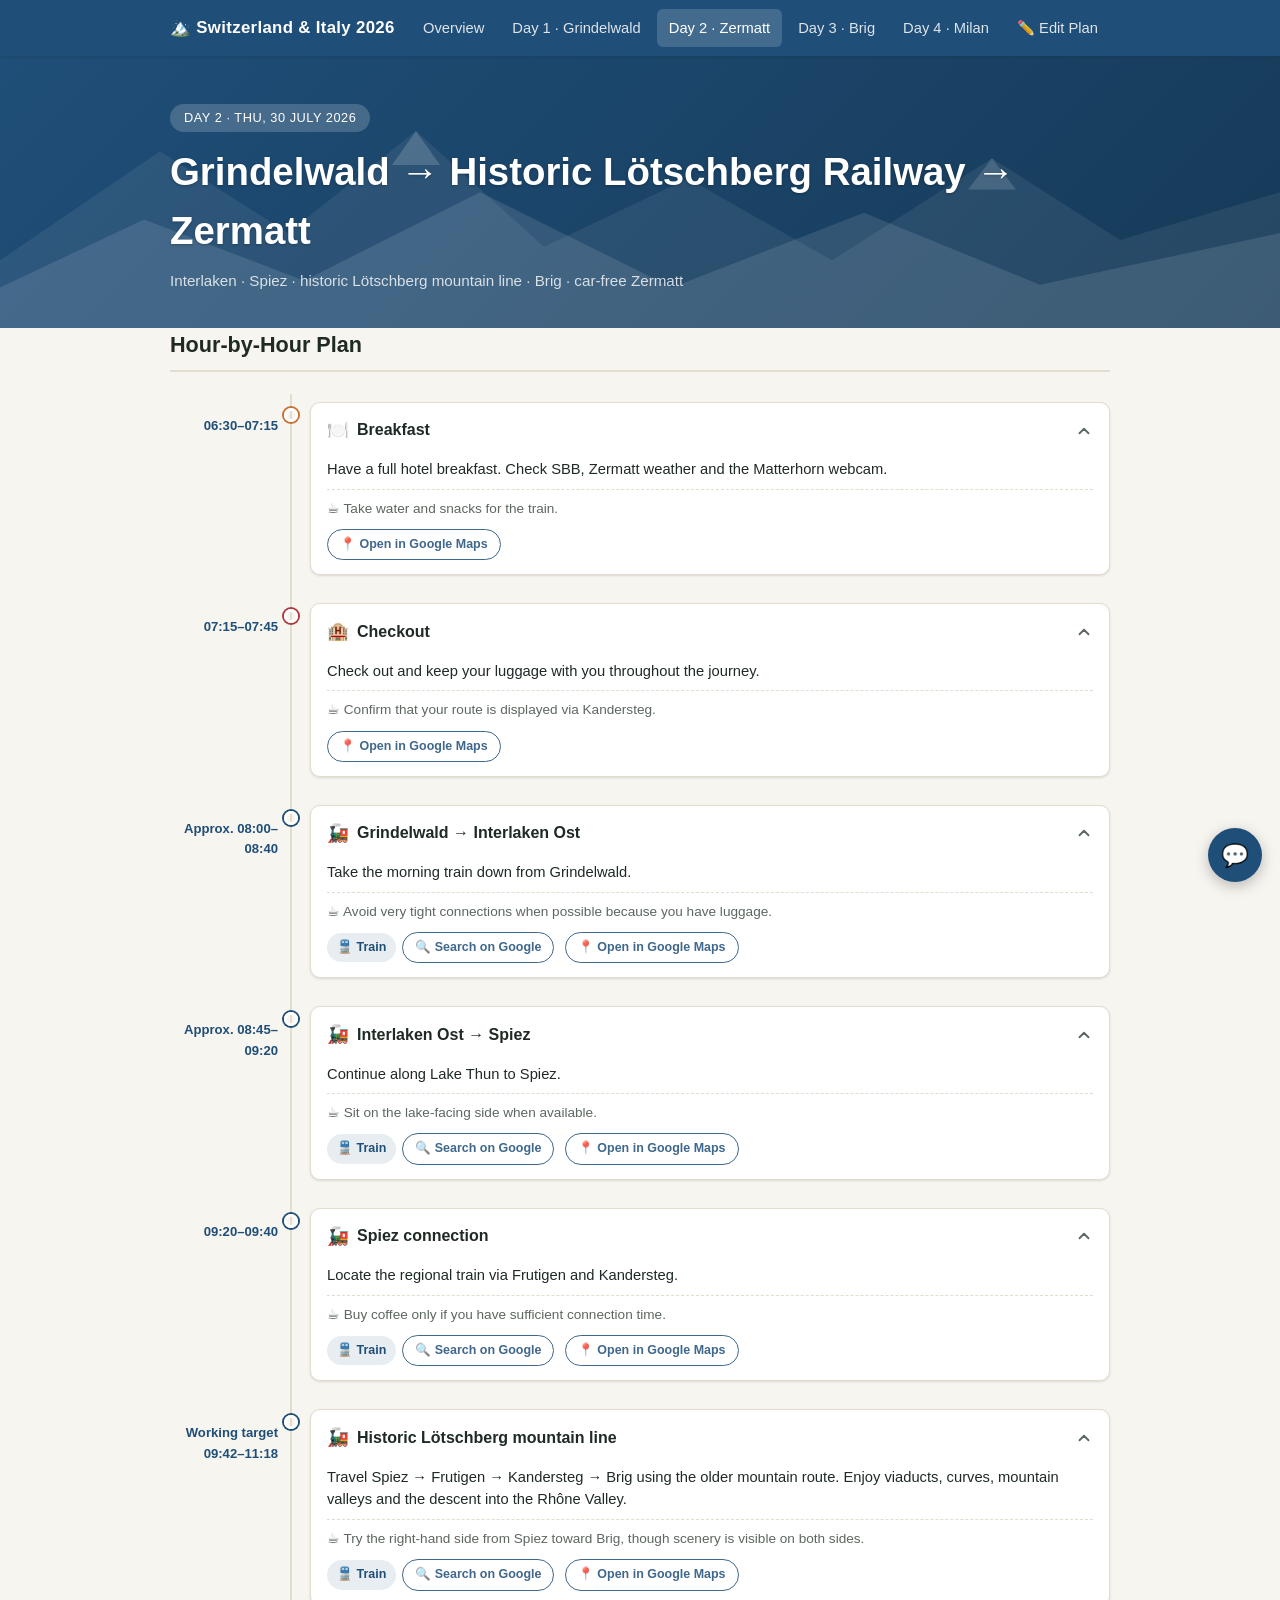
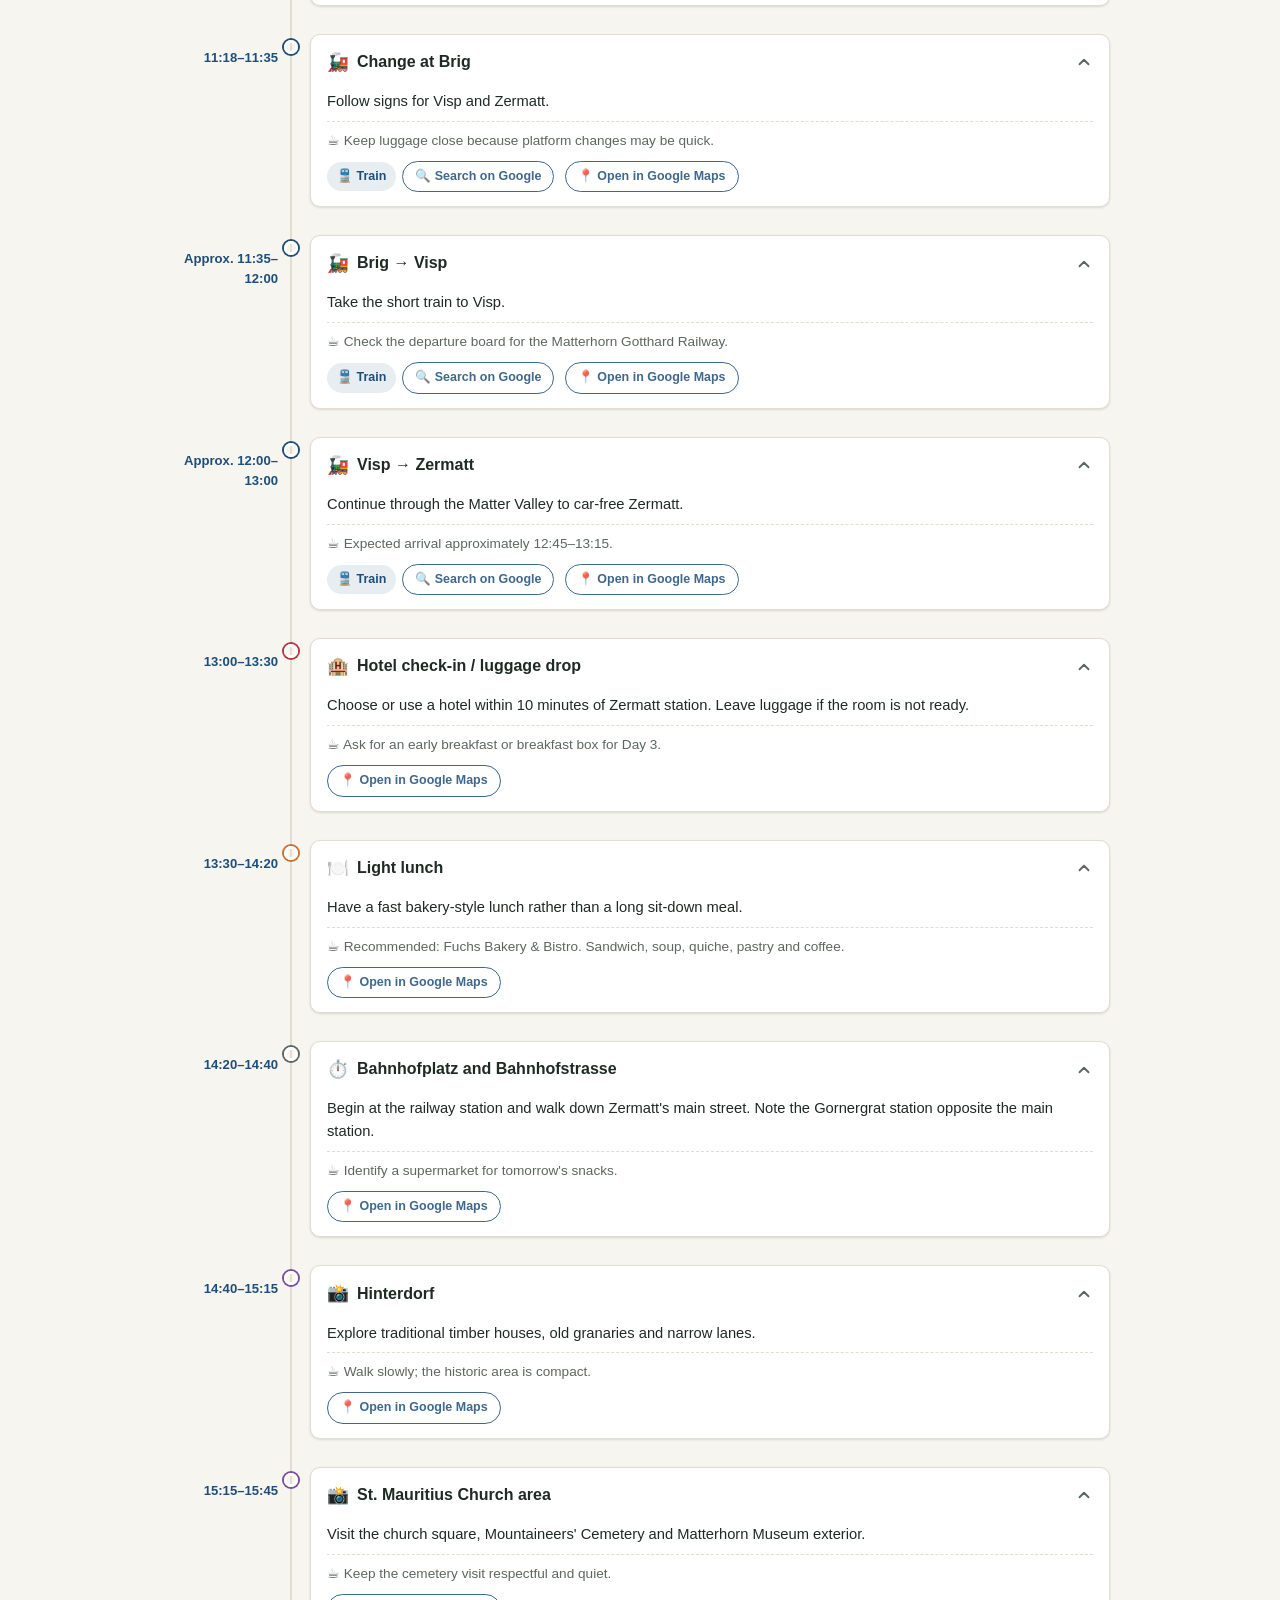
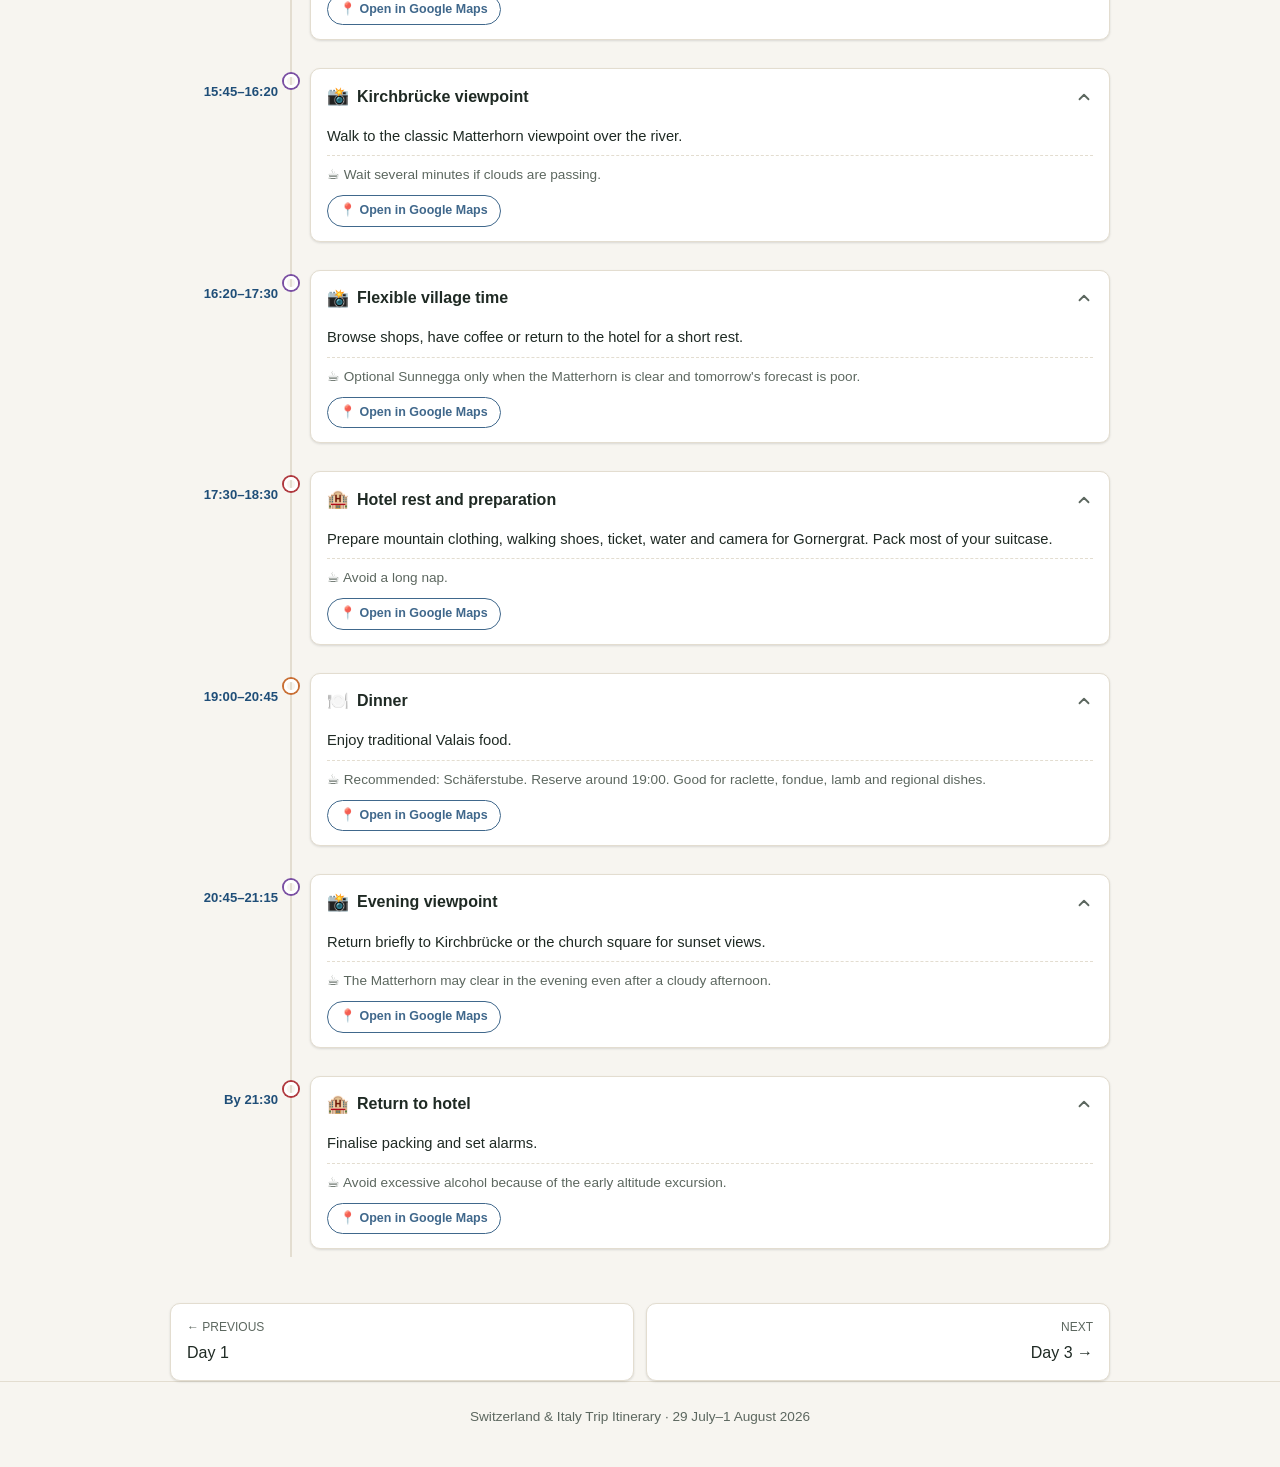
<file: day2.html>
<!doctype html>
<html lang="en">
<head>
<meta charset="utf-8">
<meta name="viewport" content="width=device-width, initial-scale=1">
<title>Grindelwald → Historic Lötschberg Railway → Zermatt — Switzerland &amp; Italy Trip 2026</title>
<meta name="description" content="Day 2: Grindelwald to Zermatt via the historic Lötschberg mountain railway, plus first exploration of Zermatt village.">
<link rel="icon" href="data:image/svg+xml,<svg xmlns=%22http://www.w3.org/2000/svg%22 viewBox=%220 0 100 100%22><text y=%22.9em%22 font-size=%2290%22>🏔️</text></svg>">
<link rel="manifest" href="manifest.webmanifest">
<link rel="apple-touch-icon" href="assets/icons/icon-192.png">
<meta name="theme-color" content="#1f4e78">
<link rel="stylesheet" href="assets/css/style.css">
</head>
<body>

<nav class="site-nav">
  <div class="container">
    <a class="brand" href="index.html">🏔️ Switzerland &amp; Italy 2026</a>
    <button class="nav-toggle" aria-label="Toggle navigation">&#9776;</button>
    <div class="nav-links">
      <a href="index.html">Overview</a>
      <a href="day1.html">Day 1 · Grindelwald</a>
      <a href="day2.html" class="active">Day 2 · Zermatt</a>
      <a href="day3.html">Day 3 · Brig</a>
      <a href="day4.html">Day 4 · Milan</a>
      <a href="plan.html">&#9999;&#65039; Edit Plan</a>
    </div>
  </div>
</nav>

<header class="hero day-hero">
  <svg class="hero-illustration" viewBox="0 0 800 200" preserveAspectRatio="none" xmlns="http://www.w3.org/2000/svg" aria-hidden="true">
      <polygon points="0,150 100,70 180,130 260,55 340,140 430,90 520,150 620,75 700,135 800,100 800,200 0,200" fill="#ffffff" opacity="0.08"/>
      <polygon points="0,170 90,120 190,165 300,100 420,170 540,115 650,168 800,130 800,200 0,200" fill="#ffffff" opacity="0.12"/>
      <polygon points="260,55 245,80 275,80" fill="#ffffff" opacity="0.18"/>
      <polygon points="620,75 605,98 635,98" fill="#ffffff" opacity="0.16"/>
    </svg>
  <div class="container">
    <span class="badge">Day 2 &middot; Thu, 30 July 2026</span>
    <h1>Grindelwald → Historic Lötschberg Railway → Zermatt</h1>
    <p class="route">Interlaken · Spiez · historic Lötschberg mountain line · Brig · car-free Zermatt</p>
  </div>
</header>

<main class="container">

  <section id="timeline">
    <div class="timeline-heading-row">
      <h2>Hour-by-Hour Plan</h2>
      <button type="button" class="reset-day-link" hidden>&#8630; Reset this day&rsquo;s plan</button>
    </div>
    <p class="hidden-items-toggle" hidden></p>
    <ul class="timeline" data-date="2026-07-30">
      <li class="timeline-item cat-food" data-item-id="day2-breakfast" data-start="06:30" data-end="07:15">
        <div class="t-time">06:30–07:15</div>
        <div class="t-dot"></div>
        <details class="t-card" open>
          <summary>
            <p class="t-title"><span class="t-live-badge t-badge-now">NOW</span><span class="t-live-badge t-badge-next">NEXT</span><span class="t-icon">🍽️</span> <span class="t-title-text">Breakfast</span></p>
            <svg class="t-chevron" viewBox="0 0 20 20" fill="none" xmlns="http://www.w3.org/2000/svg" aria-hidden="true"><path d="M5 7.5L10 12.5L15 7.5" stroke="currentColor" stroke-width="2" stroke-linecap="round" stroke-linejoin="round"/></svg>
          </summary>
          <div class="t-body">
            <p class="t-detail">Have a full hotel breakfast. Check SBB, Zermatt weather and the Matterhorn webcam.</p>
            <p class="t-note">Take water and snacks for the train.</p>
            
            <a class="t-map-link" href="https://www.google.com/maps/search/?api=1&query=Grindelwald%2C%20Switzerland" target="_blank" rel="noopener">&#128205; Open in Google Maps</a>
          </div>
        </details>
      </li>
      <li class="timeline-item cat-hotel" data-item-id="day2-checkout" data-start="07:15" data-end="07:45">
        <div class="t-time">07:15–07:45</div>
        <div class="t-dot"></div>
        <details class="t-card" open>
          <summary>
            <p class="t-title"><span class="t-live-badge t-badge-now">NOW</span><span class="t-live-badge t-badge-next">NEXT</span><span class="t-icon">🏨</span> <span class="t-title-text">Checkout</span></p>
            <svg class="t-chevron" viewBox="0 0 20 20" fill="none" xmlns="http://www.w3.org/2000/svg" aria-hidden="true"><path d="M5 7.5L10 12.5L15 7.5" stroke="currentColor" stroke-width="2" stroke-linecap="round" stroke-linejoin="round"/></svg>
          </summary>
          <div class="t-body">
            <p class="t-detail">Check out and keep your luggage with you throughout the journey.</p>
            <p class="t-note">Confirm that your route is displayed via Kandersteg.</p>
            
            <a class="t-map-link" href="https://www.google.com/maps/search/?api=1&query=Grindelwald%2C%20Switzerland" target="_blank" rel="noopener">&#128205; Open in Google Maps</a>
          </div>
        </details>
      </li>
      <li class="timeline-item cat-train" data-item-id="day2-grindelwald-interlaken-ost" data-start="08:00" data-end="08:40">
        <div class="t-time">Approx. 08:00–08:40</div>
        <div class="t-dot"></div>
        <details class="t-card" open>
          <summary>
            <p class="t-title"><span class="t-live-badge t-badge-now">NOW</span><span class="t-live-badge t-badge-next">NEXT</span><span class="t-icon">🚂</span> <span class="t-title-text">Grindelwald → Interlaken Ost</span></p>
            <svg class="t-chevron" viewBox="0 0 20 20" fill="none" xmlns="http://www.w3.org/2000/svg" aria-hidden="true"><path d="M5 7.5L10 12.5L15 7.5" stroke="currentColor" stroke-width="2" stroke-linecap="round" stroke-linejoin="round"/></svg>
          </summary>
          <div class="t-body">
            <p class="t-detail">Take the morning train down from Grindelwald.</p>
            <p class="t-note">Avoid very tight connections when possible because you have luggage.</p>
            <span class="t-transport-badge">🚆 Train</span><a class="t-search-link" href="https://www.google.com/search?q=Grindelwald%20to%20Interlaken%20Ost%20train" target="_blank" rel="noopener">&#128269; Search on Google</a>
            <a class="t-map-link" href="https://www.google.com/maps/search/?api=1&query=Interlaken%20Ost%20railway%20station%2C%20Switzerland" target="_blank" rel="noopener">&#128205; Open in Google Maps</a>
          </div>
        </details>
      </li>
      <li class="timeline-item cat-train" data-item-id="day2-interlaken-ost-spiez" data-start="08:45" data-end="09:20">
        <div class="t-time">Approx. 08:45–09:20</div>
        <div class="t-dot"></div>
        <details class="t-card" open>
          <summary>
            <p class="t-title"><span class="t-live-badge t-badge-now">NOW</span><span class="t-live-badge t-badge-next">NEXT</span><span class="t-icon">🚂</span> <span class="t-title-text">Interlaken Ost → Spiez</span></p>
            <svg class="t-chevron" viewBox="0 0 20 20" fill="none" xmlns="http://www.w3.org/2000/svg" aria-hidden="true"><path d="M5 7.5L10 12.5L15 7.5" stroke="currentColor" stroke-width="2" stroke-linecap="round" stroke-linejoin="round"/></svg>
          </summary>
          <div class="t-body">
            <p class="t-detail">Continue along Lake Thun to Spiez.</p>
            <p class="t-note">Sit on the lake-facing side when available.</p>
            <span class="t-transport-badge">🚆 Train</span><a class="t-search-link" href="https://www.google.com/search?q=Interlaken%20Ost%20to%20Spiez%20train" target="_blank" rel="noopener">&#128269; Search on Google</a>
            <a class="t-map-link" href="https://www.google.com/maps/search/?api=1&query=Spiez%20railway%20station%2C%20Switzerland" target="_blank" rel="noopener">&#128205; Open in Google Maps</a>
          </div>
        </details>
      </li>
      <li class="timeline-item cat-train" data-item-id="day2-spiez-connection" data-start="09:20" data-end="09:40">
        <div class="t-time">09:20–09:40</div>
        <div class="t-dot"></div>
        <details class="t-card" open>
          <summary>
            <p class="t-title"><span class="t-live-badge t-badge-now">NOW</span><span class="t-live-badge t-badge-next">NEXT</span><span class="t-icon">🚂</span> <span class="t-title-text">Spiez connection</span></p>
            <svg class="t-chevron" viewBox="0 0 20 20" fill="none" xmlns="http://www.w3.org/2000/svg" aria-hidden="true"><path d="M5 7.5L10 12.5L15 7.5" stroke="currentColor" stroke-width="2" stroke-linecap="round" stroke-linejoin="round"/></svg>
          </summary>
          <div class="t-body">
            <p class="t-detail">Locate the regional train via Frutigen and Kandersteg.</p>
            <p class="t-note">Buy coffee only if you have sufficient connection time.</p>
            <span class="t-transport-badge">🚆 Train</span><a class="t-search-link" href="https://www.google.com/search?q=Spiez%20to%20Kandersteg%20train%20via%20Frutigen" target="_blank" rel="noopener">&#128269; Search on Google</a>
            <a class="t-map-link" href="https://www.google.com/maps/search/?api=1&query=Spiez%20railway%20station%2C%20Switzerland" target="_blank" rel="noopener">&#128205; Open in Google Maps</a>
          </div>
        </details>
      </li>
      <li class="timeline-item cat-train" data-item-id="day2-historic-l-tschberg-mountain-line" data-start="09:42" data-end="11:18">
        <div class="t-time">Working target 09:42–11:18</div>
        <div class="t-dot"></div>
        <details class="t-card" open>
          <summary>
            <p class="t-title"><span class="t-live-badge t-badge-now">NOW</span><span class="t-live-badge t-badge-next">NEXT</span><span class="t-icon">🚂</span> <span class="t-title-text">Historic Lötschberg mountain line</span></p>
            <svg class="t-chevron" viewBox="0 0 20 20" fill="none" xmlns="http://www.w3.org/2000/svg" aria-hidden="true"><path d="M5 7.5L10 12.5L15 7.5" stroke="currentColor" stroke-width="2" stroke-linecap="round" stroke-linejoin="round"/></svg>
          </summary>
          <div class="t-body">
            <p class="t-detail">Travel Spiez → Frutigen → Kandersteg → Brig using the older mountain route. Enjoy viaducts, curves, mountain valleys and the descent into the Rhône Valley.</p>
            <p class="t-note">Try the right-hand side from Spiez toward Brig, though scenery is visible on both sides.</p>
            <span class="t-transport-badge">🚆 Train</span><a class="t-search-link" href="https://www.google.com/search?q=Spiez%20to%20Brig%20historic%20L%C3%B6tschberg%20mountain%20railway%20train" target="_blank" rel="noopener">&#128269; Search on Google</a>
            <a class="t-map-link" href="https://www.google.com/maps/search/?api=1&query=Kandersteg%20railway%20station%2C%20Switzerland" target="_blank" rel="noopener">&#128205; Open in Google Maps</a>
          </div>
        </details>
      </li>
      <li class="timeline-item cat-train" data-item-id="day2-change-at-brig" data-start="11:18" data-end="11:35">
        <div class="t-time">11:18–11:35</div>
        <div class="t-dot"></div>
        <details class="t-card" open>
          <summary>
            <p class="t-title"><span class="t-live-badge t-badge-now">NOW</span><span class="t-live-badge t-badge-next">NEXT</span><span class="t-icon">🚂</span> <span class="t-title-text">Change at Brig</span></p>
            <svg class="t-chevron" viewBox="0 0 20 20" fill="none" xmlns="http://www.w3.org/2000/svg" aria-hidden="true"><path d="M5 7.5L10 12.5L15 7.5" stroke="currentColor" stroke-width="2" stroke-linecap="round" stroke-linejoin="round"/></svg>
          </summary>
          <div class="t-body">
            <p class="t-detail">Follow signs for Visp and Zermatt.</p>
            <p class="t-note">Keep luggage close because platform changes may be quick.</p>
            <span class="t-transport-badge">🚆 Train</span><a class="t-search-link" href="https://www.google.com/search?q=Brig%20station%20connection%20to%20Visp%20Zermatt" target="_blank" rel="noopener">&#128269; Search on Google</a>
            <a class="t-map-link" href="https://www.google.com/maps/search/?api=1&query=Brig%20railway%20station%2C%20Switzerland" target="_blank" rel="noopener">&#128205; Open in Google Maps</a>
          </div>
        </details>
      </li>
      <li class="timeline-item cat-train" data-item-id="day2-brig-visp" data-start="11:35" data-end="12:00">
        <div class="t-time">Approx. 11:35–12:00</div>
        <div class="t-dot"></div>
        <details class="t-card" open>
          <summary>
            <p class="t-title"><span class="t-live-badge t-badge-now">NOW</span><span class="t-live-badge t-badge-next">NEXT</span><span class="t-icon">🚂</span> <span class="t-title-text">Brig → Visp</span></p>
            <svg class="t-chevron" viewBox="0 0 20 20" fill="none" xmlns="http://www.w3.org/2000/svg" aria-hidden="true"><path d="M5 7.5L10 12.5L15 7.5" stroke="currentColor" stroke-width="2" stroke-linecap="round" stroke-linejoin="round"/></svg>
          </summary>
          <div class="t-body">
            <p class="t-detail">Take the short train to Visp.</p>
            <p class="t-note">Check the departure board for the Matterhorn Gotthard Railway.</p>
            <span class="t-transport-badge">🚆 Train</span><a class="t-search-link" href="https://www.google.com/search?q=Brig%20to%20Visp%20train" target="_blank" rel="noopener">&#128269; Search on Google</a>
            <a class="t-map-link" href="https://www.google.com/maps/search/?api=1&query=Visp%20railway%20station%2C%20Switzerland" target="_blank" rel="noopener">&#128205; Open in Google Maps</a>
          </div>
        </details>
      </li>
      <li class="timeline-item cat-train" data-item-id="day2-visp-zermatt" data-start="12:00" data-end="13:00">
        <div class="t-time">Approx. 12:00–13:00</div>
        <div class="t-dot"></div>
        <details class="t-card" open>
          <summary>
            <p class="t-title"><span class="t-live-badge t-badge-now">NOW</span><span class="t-live-badge t-badge-next">NEXT</span><span class="t-icon">🚂</span> <span class="t-title-text">Visp → Zermatt</span></p>
            <svg class="t-chevron" viewBox="0 0 20 20" fill="none" xmlns="http://www.w3.org/2000/svg" aria-hidden="true"><path d="M5 7.5L10 12.5L15 7.5" stroke="currentColor" stroke-width="2" stroke-linecap="round" stroke-linejoin="round"/></svg>
          </summary>
          <div class="t-body">
            <p class="t-detail">Continue through the Matter Valley to car-free Zermatt.</p>
            <p class="t-note">Expected arrival approximately 12:45–13:15.</p>
            <span class="t-transport-badge">🚆 Train</span><a class="t-search-link" href="https://www.google.com/search?q=Visp%20to%20Zermatt%20train%20Matterhorn%20Gotthard%20Railway" target="_blank" rel="noopener">&#128269; Search on Google</a>
            <a class="t-map-link" href="https://www.google.com/maps/search/?api=1&query=Zermatt%20railway%20station%2C%20Switzerland" target="_blank" rel="noopener">&#128205; Open in Google Maps</a>
          </div>
        </details>
      </li>
      <li class="timeline-item cat-hotel" data-item-id="day2-hotel-check-in-luggage-drop" data-start="13:00" data-end="13:30">
        <div class="t-time">13:00–13:30</div>
        <div class="t-dot"></div>
        <details class="t-card" open>
          <summary>
            <p class="t-title"><span class="t-live-badge t-badge-now">NOW</span><span class="t-live-badge t-badge-next">NEXT</span><span class="t-icon">🏨</span> <span class="t-title-text">Hotel check-in / luggage drop</span></p>
            <svg class="t-chevron" viewBox="0 0 20 20" fill="none" xmlns="http://www.w3.org/2000/svg" aria-hidden="true"><path d="M5 7.5L10 12.5L15 7.5" stroke="currentColor" stroke-width="2" stroke-linecap="round" stroke-linejoin="round"/></svg>
          </summary>
          <div class="t-body">
            <p class="t-detail">Choose or use a hotel within 10 minutes of Zermatt station. Leave luggage if the room is not ready.</p>
            <p class="t-note">Ask for an early breakfast or breakfast box for Day 3.</p>
            
            <a class="t-map-link" href="https://www.google.com/maps/search/?api=1&query=Zermatt%2C%20Switzerland" target="_blank" rel="noopener">&#128205; Open in Google Maps</a>
          </div>
        </details>
      </li>
      <li class="timeline-item cat-food" data-item-id="day2-light-lunch" data-start="13:30" data-end="14:20">
        <div class="t-time">13:30–14:20</div>
        <div class="t-dot"></div>
        <details class="t-card" open>
          <summary>
            <p class="t-title"><span class="t-live-badge t-badge-now">NOW</span><span class="t-live-badge t-badge-next">NEXT</span><span class="t-icon">🍽️</span> <span class="t-title-text">Light lunch</span></p>
            <svg class="t-chevron" viewBox="0 0 20 20" fill="none" xmlns="http://www.w3.org/2000/svg" aria-hidden="true"><path d="M5 7.5L10 12.5L15 7.5" stroke="currentColor" stroke-width="2" stroke-linecap="round" stroke-linejoin="round"/></svg>
          </summary>
          <div class="t-body">
            <p class="t-detail">Have a fast bakery-style lunch rather than a long sit-down meal.</p>
            <p class="t-note">Recommended: Fuchs Bakery &amp; Bistro. Sandwich, soup, quiche, pastry and coffee.</p>
            
            <a class="t-map-link" href="https://www.google.com/maps/search/?api=1&query=Fuchs%20Bakery%20%26%20Bistro%2C%20Zermatt%2C%20Switzerland" target="_blank" rel="noopener">&#128205; Open in Google Maps</a>
          </div>
        </details>
      </li>
      <li class="timeline-item cat-default" data-item-id="day2-bahnhofplatz-and-bahnhofstrasse" data-start="14:20" data-end="14:40">
        <div class="t-time">14:20–14:40</div>
        <div class="t-dot"></div>
        <details class="t-card" open>
          <summary>
            <p class="t-title"><span class="t-live-badge t-badge-now">NOW</span><span class="t-live-badge t-badge-next">NEXT</span><span class="t-icon">⏱️</span> <span class="t-title-text">Bahnhofplatz and Bahnhofstrasse</span></p>
            <svg class="t-chevron" viewBox="0 0 20 20" fill="none" xmlns="http://www.w3.org/2000/svg" aria-hidden="true"><path d="M5 7.5L10 12.5L15 7.5" stroke="currentColor" stroke-width="2" stroke-linecap="round" stroke-linejoin="round"/></svg>
          </summary>
          <div class="t-body">
            <p class="t-detail">Begin at the railway station and walk down Zermatt's main street. Note the Gornergrat station opposite the main station.</p>
            <p class="t-note">Identify a supermarket for tomorrow's snacks.</p>
            
            <a class="t-map-link" href="https://www.google.com/maps/search/?api=1&query=Bahnhofstrasse%2C%20Zermatt%2C%20Switzerland" target="_blank" rel="noopener">&#128205; Open in Google Maps</a>
          </div>
        </details>
      </li>
      <li class="timeline-item cat-view" data-item-id="day2-hinterdorf" data-start="14:40" data-end="15:15">
        <div class="t-time">14:40–15:15</div>
        <div class="t-dot"></div>
        <details class="t-card" open>
          <summary>
            <p class="t-title"><span class="t-live-badge t-badge-now">NOW</span><span class="t-live-badge t-badge-next">NEXT</span><span class="t-icon">📸</span> <span class="t-title-text">Hinterdorf</span></p>
            <svg class="t-chevron" viewBox="0 0 20 20" fill="none" xmlns="http://www.w3.org/2000/svg" aria-hidden="true"><path d="M5 7.5L10 12.5L15 7.5" stroke="currentColor" stroke-width="2" stroke-linecap="round" stroke-linejoin="round"/></svg>
          </summary>
          <div class="t-body">
            <p class="t-detail">Explore traditional timber houses, old granaries and narrow lanes.</p>
            <p class="t-note">Walk slowly; the historic area is compact.</p>
            
            <a class="t-map-link" href="https://www.google.com/maps/search/?api=1&query=Hinterdorf%2C%20Zermatt%2C%20Switzerland" target="_blank" rel="noopener">&#128205; Open in Google Maps</a>
          </div>
        </details>
      </li>
      <li class="timeline-item cat-view" data-item-id="day2-st-mauritius-church-area" data-start="15:15" data-end="15:45">
        <div class="t-time">15:15–15:45</div>
        <div class="t-dot"></div>
        <details class="t-card" open>
          <summary>
            <p class="t-title"><span class="t-live-badge t-badge-now">NOW</span><span class="t-live-badge t-badge-next">NEXT</span><span class="t-icon">📸</span> <span class="t-title-text">St. Mauritius Church area</span></p>
            <svg class="t-chevron" viewBox="0 0 20 20" fill="none" xmlns="http://www.w3.org/2000/svg" aria-hidden="true"><path d="M5 7.5L10 12.5L15 7.5" stroke="currentColor" stroke-width="2" stroke-linecap="round" stroke-linejoin="round"/></svg>
          </summary>
          <div class="t-body">
            <p class="t-detail">Visit the church square, Mountaineers' Cemetery and Matterhorn Museum exterior.</p>
            <p class="t-note">Keep the cemetery visit respectful and quiet.</p>
            
            <a class="t-map-link" href="https://www.google.com/maps/search/?api=1&query=St.%20Mauritius%20Church%2C%20Zermatt%2C%20Switzerland" target="_blank" rel="noopener">&#128205; Open in Google Maps</a>
          </div>
        </details>
      </li>
      <li class="timeline-item cat-view" data-item-id="day2-kirchbr-cke-viewpoint" data-start="15:45" data-end="16:20">
        <div class="t-time">15:45–16:20</div>
        <div class="t-dot"></div>
        <details class="t-card" open>
          <summary>
            <p class="t-title"><span class="t-live-badge t-badge-now">NOW</span><span class="t-live-badge t-badge-next">NEXT</span><span class="t-icon">📸</span> <span class="t-title-text">Kirchbrücke viewpoint</span></p>
            <svg class="t-chevron" viewBox="0 0 20 20" fill="none" xmlns="http://www.w3.org/2000/svg" aria-hidden="true"><path d="M5 7.5L10 12.5L15 7.5" stroke="currentColor" stroke-width="2" stroke-linecap="round" stroke-linejoin="round"/></svg>
          </summary>
          <div class="t-body">
            <p class="t-detail">Walk to the classic Matterhorn viewpoint over the river.</p>
            <p class="t-note">Wait several minutes if clouds are passing.</p>
            
            <a class="t-map-link" href="https://www.google.com/maps/search/?api=1&query=Kirchbr%C3%BCcke%2C%20Zermatt%2C%20Switzerland" target="_blank" rel="noopener">&#128205; Open in Google Maps</a>
          </div>
        </details>
      </li>
      <li class="timeline-item cat-view" data-item-id="day2-flexible-village-time" data-start="16:20" data-end="17:30">
        <div class="t-time">16:20–17:30</div>
        <div class="t-dot"></div>
        <details class="t-card" open>
          <summary>
            <p class="t-title"><span class="t-live-badge t-badge-now">NOW</span><span class="t-live-badge t-badge-next">NEXT</span><span class="t-icon">📸</span> <span class="t-title-text">Flexible village time</span></p>
            <svg class="t-chevron" viewBox="0 0 20 20" fill="none" xmlns="http://www.w3.org/2000/svg" aria-hidden="true"><path d="M5 7.5L10 12.5L15 7.5" stroke="currentColor" stroke-width="2" stroke-linecap="round" stroke-linejoin="round"/></svg>
          </summary>
          <div class="t-body">
            <p class="t-detail">Browse shops, have coffee or return to the hotel for a short rest.</p>
            <p class="t-note">Optional Sunnegga only when the Matterhorn is clear and tomorrow's forecast is poor.</p>
            
            <a class="t-map-link" href="https://www.google.com/maps/search/?api=1&query=Zermatt%2C%20Switzerland" target="_blank" rel="noopener">&#128205; Open in Google Maps</a>
          </div>
        </details>
      </li>
      <li class="timeline-item cat-hotel" data-item-id="day2-hotel-rest-and-preparation" data-start="17:30" data-end="18:30">
        <div class="t-time">17:30–18:30</div>
        <div class="t-dot"></div>
        <details class="t-card" open>
          <summary>
            <p class="t-title"><span class="t-live-badge t-badge-now">NOW</span><span class="t-live-badge t-badge-next">NEXT</span><span class="t-icon">🏨</span> <span class="t-title-text">Hotel rest and preparation</span></p>
            <svg class="t-chevron" viewBox="0 0 20 20" fill="none" xmlns="http://www.w3.org/2000/svg" aria-hidden="true"><path d="M5 7.5L10 12.5L15 7.5" stroke="currentColor" stroke-width="2" stroke-linecap="round" stroke-linejoin="round"/></svg>
          </summary>
          <div class="t-body">
            <p class="t-detail">Prepare mountain clothing, walking shoes, ticket, water and camera for Gornergrat. Pack most of your suitcase.</p>
            <p class="t-note">Avoid a long nap.</p>
            
            <a class="t-map-link" href="https://www.google.com/maps/search/?api=1&query=Zermatt%2C%20Switzerland" target="_blank" rel="noopener">&#128205; Open in Google Maps</a>
          </div>
        </details>
      </li>
      <li class="timeline-item cat-food" data-item-id="day2-dinner" data-start="19:00" data-end="20:45">
        <div class="t-time">19:00–20:45</div>
        <div class="t-dot"></div>
        <details class="t-card" open>
          <summary>
            <p class="t-title"><span class="t-live-badge t-badge-now">NOW</span><span class="t-live-badge t-badge-next">NEXT</span><span class="t-icon">🍽️</span> <span class="t-title-text">Dinner</span></p>
            <svg class="t-chevron" viewBox="0 0 20 20" fill="none" xmlns="http://www.w3.org/2000/svg" aria-hidden="true"><path d="M5 7.5L10 12.5L15 7.5" stroke="currentColor" stroke-width="2" stroke-linecap="round" stroke-linejoin="round"/></svg>
          </summary>
          <div class="t-body">
            <p class="t-detail">Enjoy traditional Valais food.</p>
            <p class="t-note">Recommended: Schäferstube. Reserve around 19:00. Good for raclette, fondue, lamb and regional dishes.</p>
            
            <a class="t-map-link" href="https://www.google.com/maps/search/?api=1&query=Sch%C3%A4ferstube%2C%20Zermatt%2C%20Switzerland" target="_blank" rel="noopener">&#128205; Open in Google Maps</a>
          </div>
        </details>
      </li>
      <li class="timeline-item cat-view" data-item-id="day2-evening-viewpoint" data-start="20:45" data-end="21:15">
        <div class="t-time">20:45–21:15</div>
        <div class="t-dot"></div>
        <details class="t-card" open>
          <summary>
            <p class="t-title"><span class="t-live-badge t-badge-now">NOW</span><span class="t-live-badge t-badge-next">NEXT</span><span class="t-icon">📸</span> <span class="t-title-text">Evening viewpoint</span></p>
            <svg class="t-chevron" viewBox="0 0 20 20" fill="none" xmlns="http://www.w3.org/2000/svg" aria-hidden="true"><path d="M5 7.5L10 12.5L15 7.5" stroke="currentColor" stroke-width="2" stroke-linecap="round" stroke-linejoin="round"/></svg>
          </summary>
          <div class="t-body">
            <p class="t-detail">Return briefly to Kirchbrücke or the church square for sunset views.</p>
            <p class="t-note">The Matterhorn may clear in the evening even after a cloudy afternoon.</p>
            
            <a class="t-map-link" href="https://www.google.com/maps/search/?api=1&query=Kirchbr%C3%BCcke%2C%20Zermatt%2C%20Switzerland" target="_blank" rel="noopener">&#128205; Open in Google Maps</a>
          </div>
        </details>
      </li>
      <li class="timeline-item cat-hotel" data-item-id="day2-return-to-hotel" data-start="21:15" data-end="21:30">
        <div class="t-time">By 21:30</div>
        <div class="t-dot"></div>
        <details class="t-card" open>
          <summary>
            <p class="t-title"><span class="t-live-badge t-badge-now">NOW</span><span class="t-live-badge t-badge-next">NEXT</span><span class="t-icon">🏨</span> <span class="t-title-text">Return to hotel</span></p>
            <svg class="t-chevron" viewBox="0 0 20 20" fill="none" xmlns="http://www.w3.org/2000/svg" aria-hidden="true"><path d="M5 7.5L10 12.5L15 7.5" stroke="currentColor" stroke-width="2" stroke-linecap="round" stroke-linejoin="round"/></svg>
          </summary>
          <div class="t-body">
            <p class="t-detail">Finalise packing and set alarms.</p>
            <p class="t-note">Avoid excessive alcohol because of the early altitude excursion.</p>
            
            <a class="t-map-link" href="https://www.google.com/maps/search/?api=1&query=Zermatt%2C%20Switzerland" target="_blank" rel="noopener">&#128205; Open in Google Maps</a>
          </div>
        </details>
      </li>
    </ul>
  </section>

  <div class="day-pager">
  <a class="pager-prev" href="day1.html"><span class="pager-label">&larr; Previous</span>Day 1</a>
  <a class="pager-next" href="day3.html"><span class="pager-label">Next</span>Day 3 &rarr;</a>
  </div>

</main>

<footer>
  <div class="container">
    Switzerland &amp; Italy Trip Itinerary · 29 July&ndash;1 August 2026
  </div>
</footer>

<script src="assets/js/plan.js"></script>
<script src="assets/js/main.js"></script>
<script src="assets/js/chat.js" defer></script>
</body>
</html>
</file>
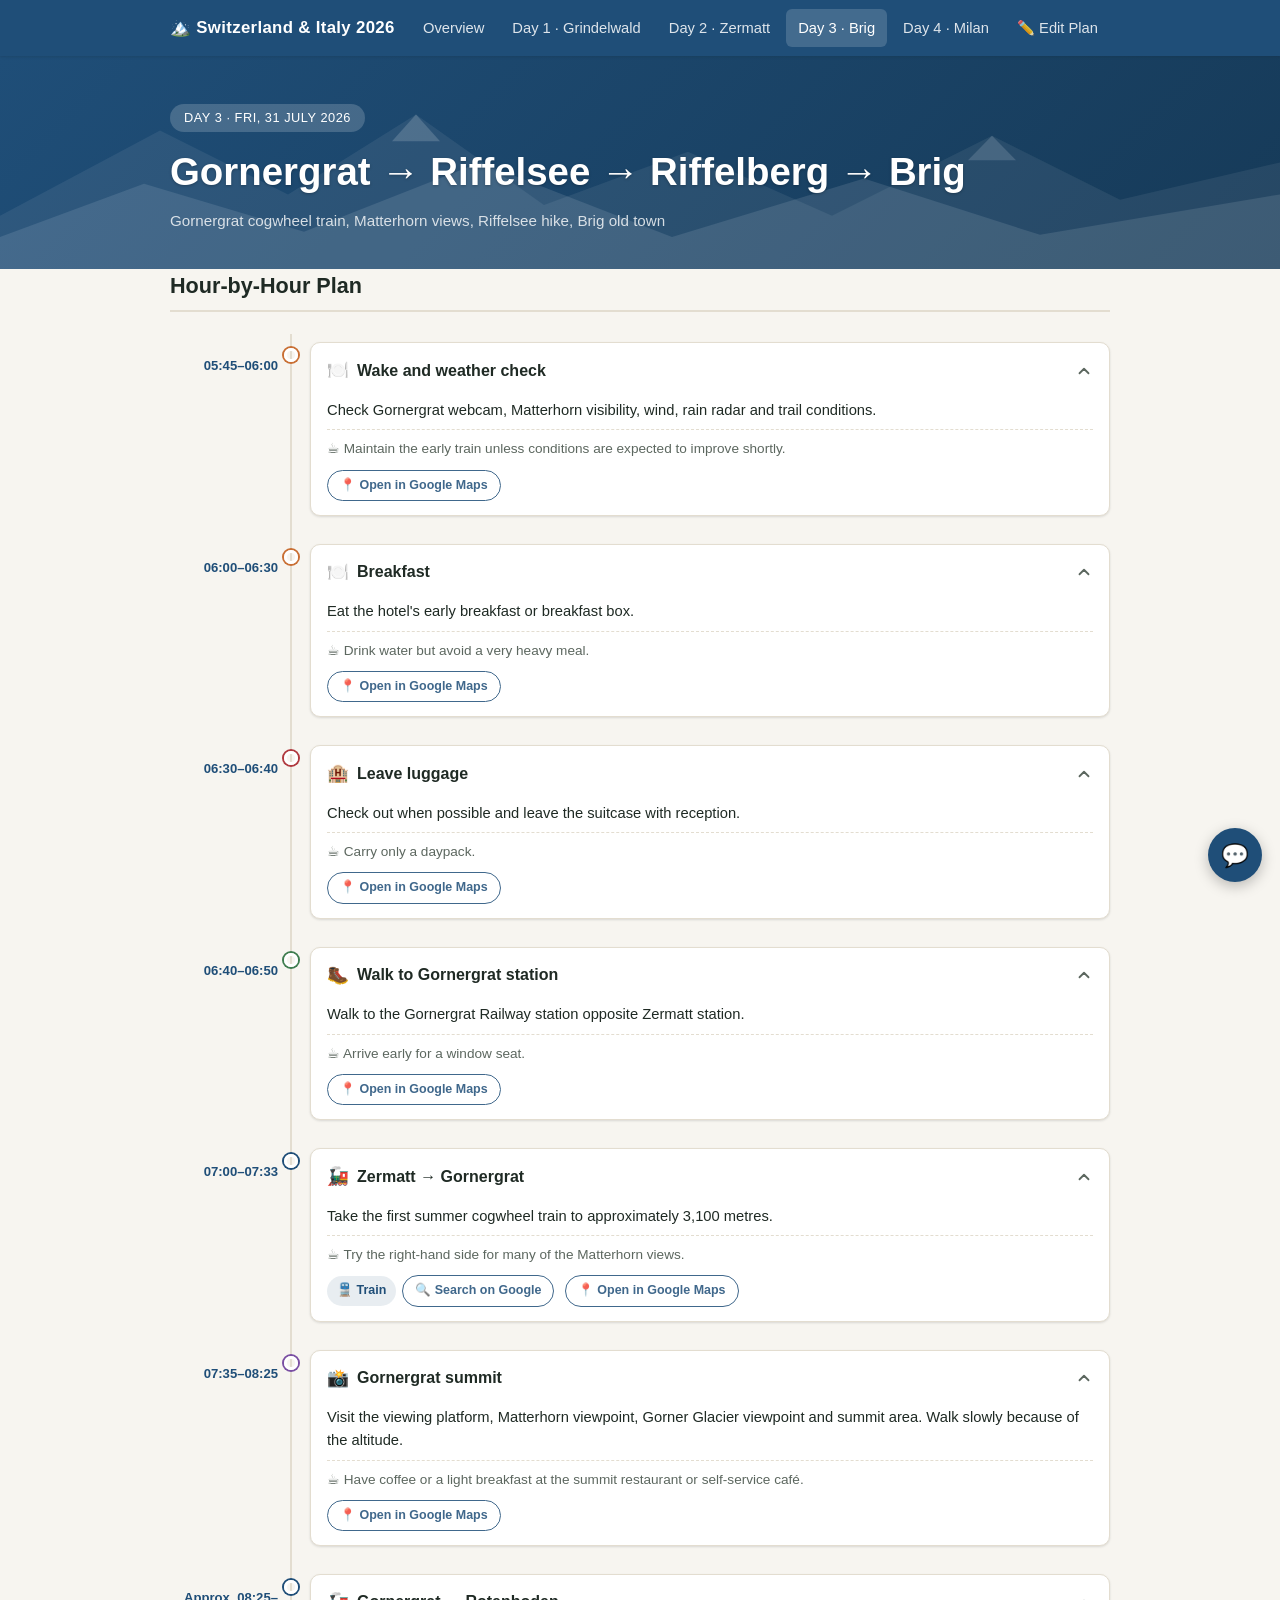
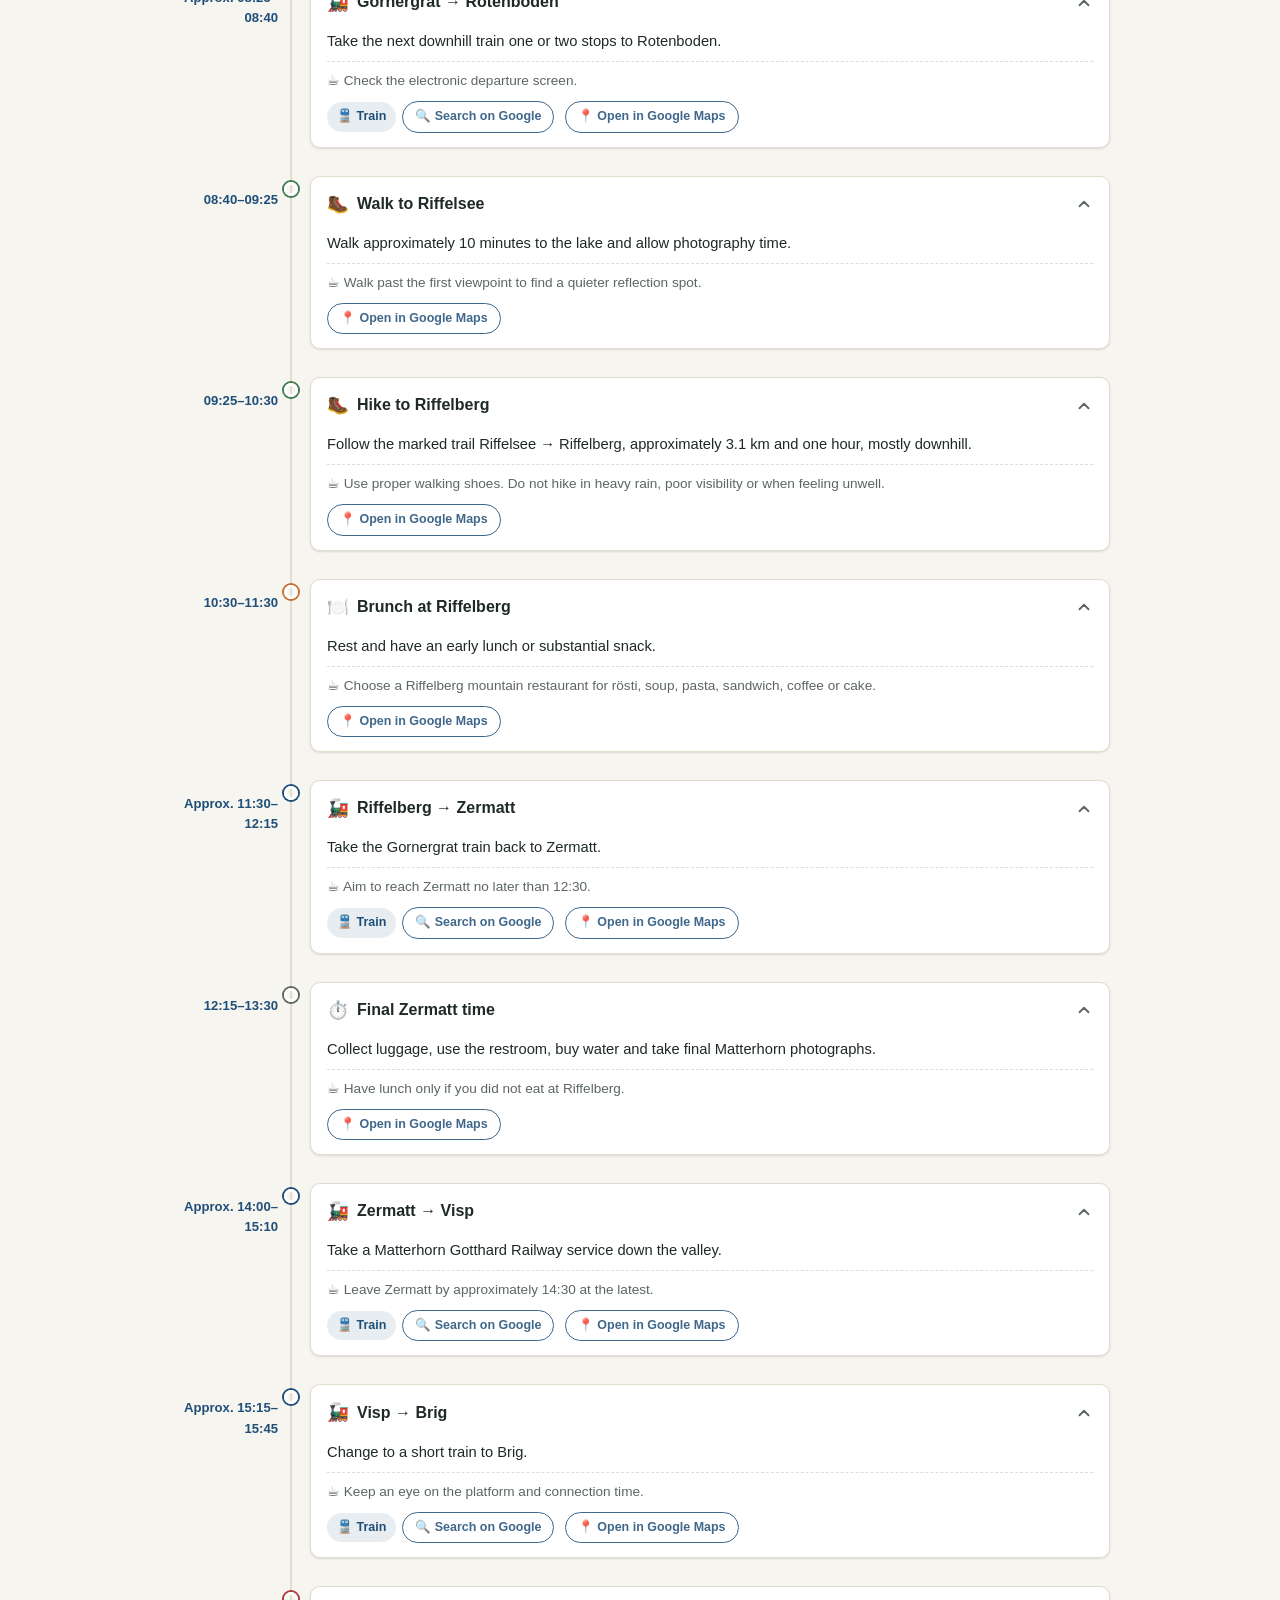
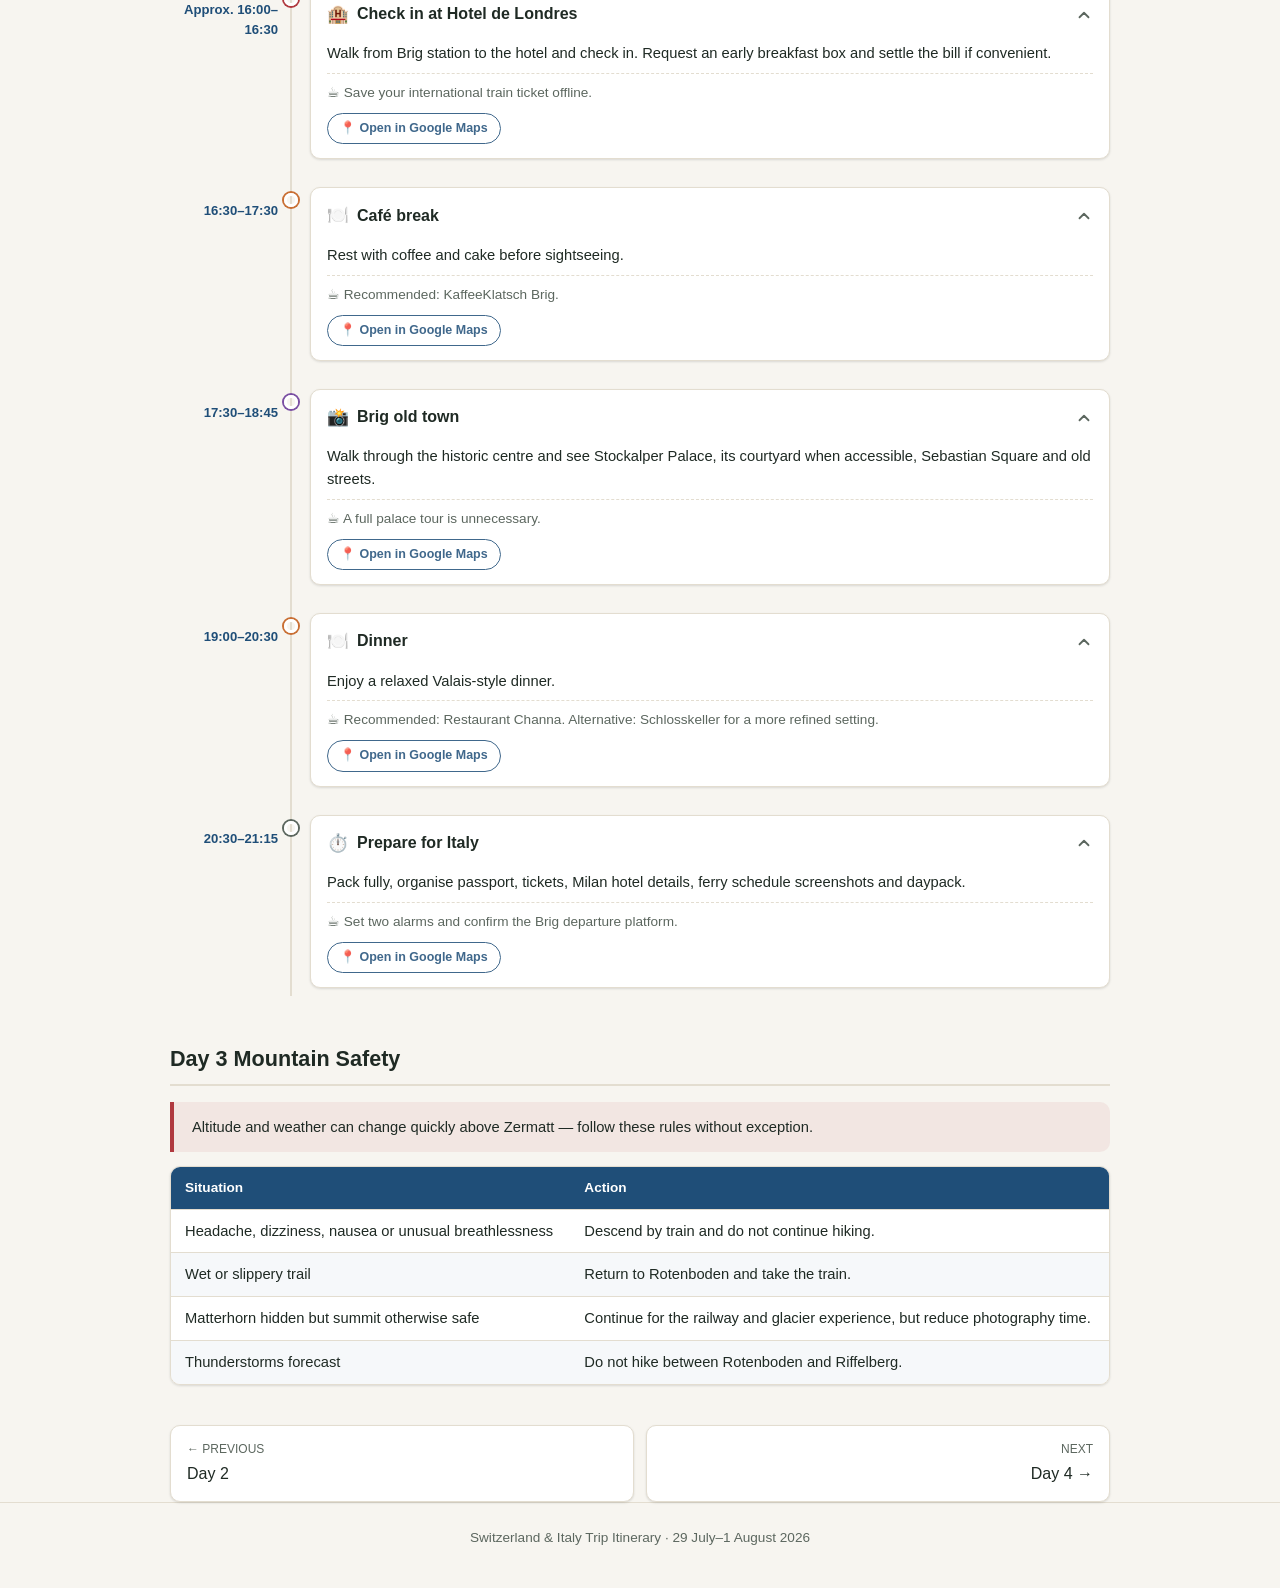
<file: day3.html>
<!doctype html>
<html lang="en">
<head>
<meta charset="utf-8">
<meta name="viewport" content="width=device-width, initial-scale=1">
<title>Gornergrat → Riffelsee → Riffelberg → Brig — Switzerland &amp; Italy Trip 2026</title>
<meta name="description" content="Day 3: Sunrise Gornergrat train, Riffelsee reflection lake, hike to Riffelberg, then travel to Brig.">
<link rel="icon" href="data:image/svg+xml,<svg xmlns=%22http://www.w3.org/2000/svg%22 viewBox=%220 0 100 100%22><text y=%22.9em%22 font-size=%2290%22>🏔️</text></svg>">
<link rel="manifest" href="manifest.webmanifest">
<link rel="apple-touch-icon" href="assets/icons/icon-192.png">
<meta name="theme-color" content="#1f4e78">
<link rel="stylesheet" href="assets/css/style.css">
</head>
<body>

<nav class="site-nav">
  <div class="container">
    <a class="brand" href="index.html">🏔️ Switzerland &amp; Italy 2026</a>
    <button class="nav-toggle" aria-label="Toggle navigation">&#9776;</button>
    <div class="nav-links">
      <a href="index.html">Overview</a>
      <a href="day1.html">Day 1 · Grindelwald</a>
      <a href="day2.html">Day 2 · Zermatt</a>
      <a href="day3.html" class="active">Day 3 · Brig</a>
      <a href="day4.html">Day 4 · Milan</a>
      <a href="plan.html">&#9999;&#65039; Edit Plan</a>
    </div>
  </div>
</nav>

<header class="hero day-hero">
  <svg class="hero-illustration" viewBox="0 0 800 200" preserveAspectRatio="none" xmlns="http://www.w3.org/2000/svg" aria-hidden="true">
      <polygon points="0,150 100,70 180,130 260,55 340,140 430,90 520,150 620,75 700,135 800,100 800,200 0,200" fill="#ffffff" opacity="0.08"/>
      <polygon points="0,170 90,120 190,165 300,100 420,170 540,115 650,168 800,130 800,200 0,200" fill="#ffffff" opacity="0.12"/>
      <polygon points="260,55 245,80 275,80" fill="#ffffff" opacity="0.18"/>
      <polygon points="620,75 605,98 635,98" fill="#ffffff" opacity="0.16"/>
    </svg>
  <div class="container">
    <span class="badge">Day 3 &middot; Fri, 31 July 2026</span>
    <h1>Gornergrat → Riffelsee → Riffelberg → Brig</h1>
    <p class="route">Gornergrat cogwheel train, Matterhorn views, Riffelsee hike, Brig old town</p>
  </div>
</header>

<main class="container">

  <section id="timeline">
    <div class="timeline-heading-row">
      <h2>Hour-by-Hour Plan</h2>
      <button type="button" class="reset-day-link" hidden>&#8630; Reset this day&rsquo;s plan</button>
    </div>
    <p class="hidden-items-toggle" hidden></p>
    <ul class="timeline" data-date="2026-07-31">
      <li class="timeline-item cat-food" data-item-id="day3-wake-and-weather-check" data-start="05:45" data-end="06:00">
        <div class="t-time">05:45–06:00</div>
        <div class="t-dot"></div>
        <details class="t-card" open>
          <summary>
            <p class="t-title"><span class="t-live-badge t-badge-now">NOW</span><span class="t-live-badge t-badge-next">NEXT</span><span class="t-icon">🍽️</span> <span class="t-title-text">Wake and weather check</span></p>
            <svg class="t-chevron" viewBox="0 0 20 20" fill="none" xmlns="http://www.w3.org/2000/svg" aria-hidden="true"><path d="M5 7.5L10 12.5L15 7.5" stroke="currentColor" stroke-width="2" stroke-linecap="round" stroke-linejoin="round"/></svg>
          </summary>
          <div class="t-body">
            <p class="t-detail">Check Gornergrat webcam, Matterhorn visibility, wind, rain radar and trail conditions.</p>
            <p class="t-note">Maintain the early train unless conditions are expected to improve shortly.</p>
            
            <a class="t-map-link" href="https://www.google.com/maps/search/?api=1&query=Zermatt%2C%20Switzerland" target="_blank" rel="noopener">&#128205; Open in Google Maps</a>
          </div>
        </details>
      </li>
      <li class="timeline-item cat-food" data-item-id="day3-breakfast" data-start="06:00" data-end="06:30">
        <div class="t-time">06:00–06:30</div>
        <div class="t-dot"></div>
        <details class="t-card" open>
          <summary>
            <p class="t-title"><span class="t-live-badge t-badge-now">NOW</span><span class="t-live-badge t-badge-next">NEXT</span><span class="t-icon">🍽️</span> <span class="t-title-text">Breakfast</span></p>
            <svg class="t-chevron" viewBox="0 0 20 20" fill="none" xmlns="http://www.w3.org/2000/svg" aria-hidden="true"><path d="M5 7.5L10 12.5L15 7.5" stroke="currentColor" stroke-width="2" stroke-linecap="round" stroke-linejoin="round"/></svg>
          </summary>
          <div class="t-body">
            <p class="t-detail">Eat the hotel's early breakfast or breakfast box.</p>
            <p class="t-note">Drink water but avoid a very heavy meal.</p>
            
            <a class="t-map-link" href="https://www.google.com/maps/search/?api=1&query=Zermatt%2C%20Switzerland" target="_blank" rel="noopener">&#128205; Open in Google Maps</a>
          </div>
        </details>
      </li>
      <li class="timeline-item cat-hotel" data-item-id="day3-leave-luggage" data-start="06:30" data-end="06:40">
        <div class="t-time">06:30–06:40</div>
        <div class="t-dot"></div>
        <details class="t-card" open>
          <summary>
            <p class="t-title"><span class="t-live-badge t-badge-now">NOW</span><span class="t-live-badge t-badge-next">NEXT</span><span class="t-icon">🏨</span> <span class="t-title-text">Leave luggage</span></p>
            <svg class="t-chevron" viewBox="0 0 20 20" fill="none" xmlns="http://www.w3.org/2000/svg" aria-hidden="true"><path d="M5 7.5L10 12.5L15 7.5" stroke="currentColor" stroke-width="2" stroke-linecap="round" stroke-linejoin="round"/></svg>
          </summary>
          <div class="t-body">
            <p class="t-detail">Check out when possible and leave the suitcase with reception.</p>
            <p class="t-note">Carry only a daypack.</p>
            
            <a class="t-map-link" href="https://www.google.com/maps/search/?api=1&query=Zermatt%2C%20Switzerland" target="_blank" rel="noopener">&#128205; Open in Google Maps</a>
          </div>
        </details>
      </li>
      <li class="timeline-item cat-hike" data-item-id="day3-walk-to-gornergrat-station" data-start="06:40" data-end="06:50">
        <div class="t-time">06:40–06:50</div>
        <div class="t-dot"></div>
        <details class="t-card" open>
          <summary>
            <p class="t-title"><span class="t-live-badge t-badge-now">NOW</span><span class="t-live-badge t-badge-next">NEXT</span><span class="t-icon">🥾</span> <span class="t-title-text">Walk to Gornergrat station</span></p>
            <svg class="t-chevron" viewBox="0 0 20 20" fill="none" xmlns="http://www.w3.org/2000/svg" aria-hidden="true"><path d="M5 7.5L10 12.5L15 7.5" stroke="currentColor" stroke-width="2" stroke-linecap="round" stroke-linejoin="round"/></svg>
          </summary>
          <div class="t-body">
            <p class="t-detail">Walk to the Gornergrat Railway station opposite Zermatt station.</p>
            <p class="t-note">Arrive early for a window seat.</p>
            
            <a class="t-map-link" href="https://www.google.com/maps/search/?api=1&query=Gornergrat%20Bahn%20Zermatt%20station%2C%20Switzerland" target="_blank" rel="noopener">&#128205; Open in Google Maps</a>
          </div>
        </details>
      </li>
      <li class="timeline-item cat-train" data-item-id="day3-zermatt-gornergrat" data-start="07:00" data-end="07:33">
        <div class="t-time">07:00–07:33</div>
        <div class="t-dot"></div>
        <details class="t-card" open>
          <summary>
            <p class="t-title"><span class="t-live-badge t-badge-now">NOW</span><span class="t-live-badge t-badge-next">NEXT</span><span class="t-icon">🚂</span> <span class="t-title-text">Zermatt → Gornergrat</span></p>
            <svg class="t-chevron" viewBox="0 0 20 20" fill="none" xmlns="http://www.w3.org/2000/svg" aria-hidden="true"><path d="M5 7.5L10 12.5L15 7.5" stroke="currentColor" stroke-width="2" stroke-linecap="round" stroke-linejoin="round"/></svg>
          </summary>
          <div class="t-body">
            <p class="t-detail">Take the first summer cogwheel train to approximately 3,100 metres.</p>
            <p class="t-note">Try the right-hand side for many of the Matterhorn views.</p>
            <span class="t-transport-badge">🚆 Train</span><a class="t-search-link" href="https://www.google.com/search?q=Zermatt%20to%20Gornergrat%20cogwheel%20train" target="_blank" rel="noopener">&#128269; Search on Google</a>
            <a class="t-map-link" href="https://www.google.com/maps/search/?api=1&query=Gornergrat%2C%20Switzerland" target="_blank" rel="noopener">&#128205; Open in Google Maps</a>
          </div>
        </details>
      </li>
      <li class="timeline-item cat-view" data-item-id="day3-gornergrat-summit" data-start="07:35" data-end="08:25">
        <div class="t-time">07:35–08:25</div>
        <div class="t-dot"></div>
        <details class="t-card" open>
          <summary>
            <p class="t-title"><span class="t-live-badge t-badge-now">NOW</span><span class="t-live-badge t-badge-next">NEXT</span><span class="t-icon">📸</span> <span class="t-title-text">Gornergrat summit</span></p>
            <svg class="t-chevron" viewBox="0 0 20 20" fill="none" xmlns="http://www.w3.org/2000/svg" aria-hidden="true"><path d="M5 7.5L10 12.5L15 7.5" stroke="currentColor" stroke-width="2" stroke-linecap="round" stroke-linejoin="round"/></svg>
          </summary>
          <div class="t-body">
            <p class="t-detail">Visit the viewing platform, Matterhorn viewpoint, Gorner Glacier viewpoint and summit area. Walk slowly because of the altitude.</p>
            <p class="t-note">Have coffee or a light breakfast at the summit restaurant or self-service café.</p>
            
            <a class="t-map-link" href="https://www.google.com/maps/search/?api=1&query=Gornergrat%2C%20Switzerland" target="_blank" rel="noopener">&#128205; Open in Google Maps</a>
          </div>
        </details>
      </li>
      <li class="timeline-item cat-train" data-item-id="day3-gornergrat-rotenboden" data-start="08:25" data-end="08:40">
        <div class="t-time">Approx. 08:25–08:40</div>
        <div class="t-dot"></div>
        <details class="t-card" open>
          <summary>
            <p class="t-title"><span class="t-live-badge t-badge-now">NOW</span><span class="t-live-badge t-badge-next">NEXT</span><span class="t-icon">🚂</span> <span class="t-title-text">Gornergrat → Rotenboden</span></p>
            <svg class="t-chevron" viewBox="0 0 20 20" fill="none" xmlns="http://www.w3.org/2000/svg" aria-hidden="true"><path d="M5 7.5L10 12.5L15 7.5" stroke="currentColor" stroke-width="2" stroke-linecap="round" stroke-linejoin="round"/></svg>
          </summary>
          <div class="t-body">
            <p class="t-detail">Take the next downhill train one or two stops to Rotenboden.</p>
            <p class="t-note">Check the electronic departure screen.</p>
            <span class="t-transport-badge">🚆 Train</span><a class="t-search-link" href="https://www.google.com/search?q=Gornergrat%20to%20Rotenboden%20train" target="_blank" rel="noopener">&#128269; Search on Google</a>
            <a class="t-map-link" href="https://www.google.com/maps/search/?api=1&query=Rotenboden%20railway%20station%2C%20Switzerland" target="_blank" rel="noopener">&#128205; Open in Google Maps</a>
          </div>
        </details>
      </li>
      <li class="timeline-item cat-hike" data-item-id="day3-walk-to-riffelsee" data-start="08:40" data-end="09:25">
        <div class="t-time">08:40–09:25</div>
        <div class="t-dot"></div>
        <details class="t-card" open>
          <summary>
            <p class="t-title"><span class="t-live-badge t-badge-now">NOW</span><span class="t-live-badge t-badge-next">NEXT</span><span class="t-icon">🥾</span> <span class="t-title-text">Walk to Riffelsee</span></p>
            <svg class="t-chevron" viewBox="0 0 20 20" fill="none" xmlns="http://www.w3.org/2000/svg" aria-hidden="true"><path d="M5 7.5L10 12.5L15 7.5" stroke="currentColor" stroke-width="2" stroke-linecap="round" stroke-linejoin="round"/></svg>
          </summary>
          <div class="t-body">
            <p class="t-detail">Walk approximately 10 minutes to the lake and allow photography time.</p>
            <p class="t-note">Walk past the first viewpoint to find a quieter reflection spot.</p>
            
            <a class="t-map-link" href="https://www.google.com/maps/search/?api=1&query=Riffelsee%2C%20Switzerland" target="_blank" rel="noopener">&#128205; Open in Google Maps</a>
          </div>
        </details>
      </li>
      <li class="timeline-item cat-hike" data-item-id="day3-hike-to-riffelberg" data-start="09:25" data-end="10:30">
        <div class="t-time">09:25–10:30</div>
        <div class="t-dot"></div>
        <details class="t-card" open>
          <summary>
            <p class="t-title"><span class="t-live-badge t-badge-now">NOW</span><span class="t-live-badge t-badge-next">NEXT</span><span class="t-icon">🥾</span> <span class="t-title-text">Hike to Riffelberg</span></p>
            <svg class="t-chevron" viewBox="0 0 20 20" fill="none" xmlns="http://www.w3.org/2000/svg" aria-hidden="true"><path d="M5 7.5L10 12.5L15 7.5" stroke="currentColor" stroke-width="2" stroke-linecap="round" stroke-linejoin="round"/></svg>
          </summary>
          <div class="t-body">
            <p class="t-detail">Follow the marked trail Riffelsee → Riffelberg, approximately 3.1 km and one hour, mostly downhill.</p>
            <p class="t-note">Use proper walking shoes. Do not hike in heavy rain, poor visibility or when feeling unwell.</p>
            
            <a class="t-map-link" href="https://www.google.com/maps/search/?api=1&query=Riffelberg%2C%20Switzerland" target="_blank" rel="noopener">&#128205; Open in Google Maps</a>
          </div>
        </details>
      </li>
      <li class="timeline-item cat-food" data-item-id="day3-brunch-at-riffelberg" data-start="10:30" data-end="11:30">
        <div class="t-time">10:30–11:30</div>
        <div class="t-dot"></div>
        <details class="t-card" open>
          <summary>
            <p class="t-title"><span class="t-live-badge t-badge-now">NOW</span><span class="t-live-badge t-badge-next">NEXT</span><span class="t-icon">🍽️</span> <span class="t-title-text">Brunch at Riffelberg</span></p>
            <svg class="t-chevron" viewBox="0 0 20 20" fill="none" xmlns="http://www.w3.org/2000/svg" aria-hidden="true"><path d="M5 7.5L10 12.5L15 7.5" stroke="currentColor" stroke-width="2" stroke-linecap="round" stroke-linejoin="round"/></svg>
          </summary>
          <div class="t-body">
            <p class="t-detail">Rest and have an early lunch or substantial snack.</p>
            <p class="t-note">Choose a Riffelberg mountain restaurant for rösti, soup, pasta, sandwich, coffee or cake.</p>
            
            <a class="t-map-link" href="https://www.google.com/maps/search/?api=1&query=Riffelberg%20railway%20station%2C%20Switzerland" target="_blank" rel="noopener">&#128205; Open in Google Maps</a>
          </div>
        </details>
      </li>
      <li class="timeline-item cat-train" data-item-id="day3-riffelberg-zermatt" data-start="11:30" data-end="12:15">
        <div class="t-time">Approx. 11:30–12:15</div>
        <div class="t-dot"></div>
        <details class="t-card" open>
          <summary>
            <p class="t-title"><span class="t-live-badge t-badge-now">NOW</span><span class="t-live-badge t-badge-next">NEXT</span><span class="t-icon">🚂</span> <span class="t-title-text">Riffelberg → Zermatt</span></p>
            <svg class="t-chevron" viewBox="0 0 20 20" fill="none" xmlns="http://www.w3.org/2000/svg" aria-hidden="true"><path d="M5 7.5L10 12.5L15 7.5" stroke="currentColor" stroke-width="2" stroke-linecap="round" stroke-linejoin="round"/></svg>
          </summary>
          <div class="t-body">
            <p class="t-detail">Take the Gornergrat train back to Zermatt.</p>
            <p class="t-note">Aim to reach Zermatt no later than 12:30.</p>
            <span class="t-transport-badge">🚆 Train</span><a class="t-search-link" href="https://www.google.com/search?q=Riffelberg%20to%20Zermatt%20Gornergrat%20train" target="_blank" rel="noopener">&#128269; Search on Google</a>
            <a class="t-map-link" href="https://www.google.com/maps/search/?api=1&query=Zermatt%20railway%20station%2C%20Switzerland" target="_blank" rel="noopener">&#128205; Open in Google Maps</a>
          </div>
        </details>
      </li>
      <li class="timeline-item cat-default" data-item-id="day3-final-zermatt-time" data-start="12:15" data-end="13:30">
        <div class="t-time">12:15–13:30</div>
        <div class="t-dot"></div>
        <details class="t-card" open>
          <summary>
            <p class="t-title"><span class="t-live-badge t-badge-now">NOW</span><span class="t-live-badge t-badge-next">NEXT</span><span class="t-icon">⏱️</span> <span class="t-title-text">Final Zermatt time</span></p>
            <svg class="t-chevron" viewBox="0 0 20 20" fill="none" xmlns="http://www.w3.org/2000/svg" aria-hidden="true"><path d="M5 7.5L10 12.5L15 7.5" stroke="currentColor" stroke-width="2" stroke-linecap="round" stroke-linejoin="round"/></svg>
          </summary>
          <div class="t-body">
            <p class="t-detail">Collect luggage, use the restroom, buy water and take final Matterhorn photographs.</p>
            <p class="t-note">Have lunch only if you did not eat at Riffelberg.</p>
            
            <a class="t-map-link" href="https://www.google.com/maps/search/?api=1&query=Zermatt%2C%20Switzerland" target="_blank" rel="noopener">&#128205; Open in Google Maps</a>
          </div>
        </details>
      </li>
      <li class="timeline-item cat-train" data-item-id="day3-zermatt-visp" data-start="14:00" data-end="15:10">
        <div class="t-time">Approx. 14:00–15:10</div>
        <div class="t-dot"></div>
        <details class="t-card" open>
          <summary>
            <p class="t-title"><span class="t-live-badge t-badge-now">NOW</span><span class="t-live-badge t-badge-next">NEXT</span><span class="t-icon">🚂</span> <span class="t-title-text">Zermatt → Visp</span></p>
            <svg class="t-chevron" viewBox="0 0 20 20" fill="none" xmlns="http://www.w3.org/2000/svg" aria-hidden="true"><path d="M5 7.5L10 12.5L15 7.5" stroke="currentColor" stroke-width="2" stroke-linecap="round" stroke-linejoin="round"/></svg>
          </summary>
          <div class="t-body">
            <p class="t-detail">Take a Matterhorn Gotthard Railway service down the valley.</p>
            <p class="t-note">Leave Zermatt by approximately 14:30 at the latest.</p>
            <span class="t-transport-badge">🚆 Train</span><a class="t-search-link" href="https://www.google.com/search?q=Zermatt%20to%20Visp%20train%20Matterhorn%20Gotthard%20Railway" target="_blank" rel="noopener">&#128269; Search on Google</a>
            <a class="t-map-link" href="https://www.google.com/maps/search/?api=1&query=Visp%20railway%20station%2C%20Switzerland" target="_blank" rel="noopener">&#128205; Open in Google Maps</a>
          </div>
        </details>
      </li>
      <li class="timeline-item cat-train" data-item-id="day3-visp-brig" data-start="15:15" data-end="15:45">
        <div class="t-time">Approx. 15:15–15:45</div>
        <div class="t-dot"></div>
        <details class="t-card" open>
          <summary>
            <p class="t-title"><span class="t-live-badge t-badge-now">NOW</span><span class="t-live-badge t-badge-next">NEXT</span><span class="t-icon">🚂</span> <span class="t-title-text">Visp → Brig</span></p>
            <svg class="t-chevron" viewBox="0 0 20 20" fill="none" xmlns="http://www.w3.org/2000/svg" aria-hidden="true"><path d="M5 7.5L10 12.5L15 7.5" stroke="currentColor" stroke-width="2" stroke-linecap="round" stroke-linejoin="round"/></svg>
          </summary>
          <div class="t-body">
            <p class="t-detail">Change to a short train to Brig.</p>
            <p class="t-note">Keep an eye on the platform and connection time.</p>
            <span class="t-transport-badge">🚆 Train</span><a class="t-search-link" href="https://www.google.com/search?q=Visp%20to%20Brig%20train" target="_blank" rel="noopener">&#128269; Search on Google</a>
            <a class="t-map-link" href="https://www.google.com/maps/search/?api=1&query=Brig%20railway%20station%2C%20Switzerland" target="_blank" rel="noopener">&#128205; Open in Google Maps</a>
          </div>
        </details>
      </li>
      <li class="timeline-item cat-hotel" data-item-id="day3-check-in-at-hotel-de-londres" data-start="16:00" data-end="16:30">
        <div class="t-time">Approx. 16:00–16:30</div>
        <div class="t-dot"></div>
        <details class="t-card" open>
          <summary>
            <p class="t-title"><span class="t-live-badge t-badge-now">NOW</span><span class="t-live-badge t-badge-next">NEXT</span><span class="t-icon">🏨</span> <span class="t-title-text">Check in at Hotel de Londres</span></p>
            <svg class="t-chevron" viewBox="0 0 20 20" fill="none" xmlns="http://www.w3.org/2000/svg" aria-hidden="true"><path d="M5 7.5L10 12.5L15 7.5" stroke="currentColor" stroke-width="2" stroke-linecap="round" stroke-linejoin="round"/></svg>
          </summary>
          <div class="t-body">
            <p class="t-detail">Walk from Brig station to the hotel and check in. Request an early breakfast box and settle the bill if convenient.</p>
            <p class="t-note">Save your international train ticket offline.</p>
            
            <a class="t-map-link" href="https://www.google.com/maps/search/?api=1&query=Hotel%20de%20Londres%2C%20Brig%2C%20Switzerland" target="_blank" rel="noopener">&#128205; Open in Google Maps</a>
          </div>
        </details>
      </li>
      <li class="timeline-item cat-food" data-item-id="day3-caf-break" data-start="16:30" data-end="17:30">
        <div class="t-time">16:30–17:30</div>
        <div class="t-dot"></div>
        <details class="t-card" open>
          <summary>
            <p class="t-title"><span class="t-live-badge t-badge-now">NOW</span><span class="t-live-badge t-badge-next">NEXT</span><span class="t-icon">🍽️</span> <span class="t-title-text">Café break</span></p>
            <svg class="t-chevron" viewBox="0 0 20 20" fill="none" xmlns="http://www.w3.org/2000/svg" aria-hidden="true"><path d="M5 7.5L10 12.5L15 7.5" stroke="currentColor" stroke-width="2" stroke-linecap="round" stroke-linejoin="round"/></svg>
          </summary>
          <div class="t-body">
            <p class="t-detail">Rest with coffee and cake before sightseeing.</p>
            <p class="t-note">Recommended: KaffeeKlatsch Brig.</p>
            
            <a class="t-map-link" href="https://www.google.com/maps/search/?api=1&query=KaffeeKlatsch%20Brig%2C%20Switzerland" target="_blank" rel="noopener">&#128205; Open in Google Maps</a>
          </div>
        </details>
      </li>
      <li class="timeline-item cat-view" data-item-id="day3-brig-old-town" data-start="17:30" data-end="18:45">
        <div class="t-time">17:30–18:45</div>
        <div class="t-dot"></div>
        <details class="t-card" open>
          <summary>
            <p class="t-title"><span class="t-live-badge t-badge-now">NOW</span><span class="t-live-badge t-badge-next">NEXT</span><span class="t-icon">📸</span> <span class="t-title-text">Brig old town</span></p>
            <svg class="t-chevron" viewBox="0 0 20 20" fill="none" xmlns="http://www.w3.org/2000/svg" aria-hidden="true"><path d="M5 7.5L10 12.5L15 7.5" stroke="currentColor" stroke-width="2" stroke-linecap="round" stroke-linejoin="round"/></svg>
          </summary>
          <div class="t-body">
            <p class="t-detail">Walk through the historic centre and see Stockalper Palace, its courtyard when accessible, Sebastian Square and old streets.</p>
            <p class="t-note">A full palace tour is unnecessary.</p>
            
            <a class="t-map-link" href="https://www.google.com/maps/search/?api=1&query=Stockalper%20Palace%2C%20Brig%2C%20Switzerland" target="_blank" rel="noopener">&#128205; Open in Google Maps</a>
          </div>
        </details>
      </li>
      <li class="timeline-item cat-food" data-item-id="day3-dinner" data-start="19:00" data-end="20:30">
        <div class="t-time">19:00–20:30</div>
        <div class="t-dot"></div>
        <details class="t-card" open>
          <summary>
            <p class="t-title"><span class="t-live-badge t-badge-now">NOW</span><span class="t-live-badge t-badge-next">NEXT</span><span class="t-icon">🍽️</span> <span class="t-title-text">Dinner</span></p>
            <svg class="t-chevron" viewBox="0 0 20 20" fill="none" xmlns="http://www.w3.org/2000/svg" aria-hidden="true"><path d="M5 7.5L10 12.5L15 7.5" stroke="currentColor" stroke-width="2" stroke-linecap="round" stroke-linejoin="round"/></svg>
          </summary>
          <div class="t-body">
            <p class="t-detail">Enjoy a relaxed Valais-style dinner.</p>
            <p class="t-note">Recommended: Restaurant Channa. Alternative: Schlosskeller for a more refined setting.</p>
            
            <a class="t-map-link" href="https://www.google.com/maps/search/?api=1&query=Restaurant%20Channa%2C%20Brig%2C%20Switzerland" target="_blank" rel="noopener">&#128205; Open in Google Maps</a>
          </div>
        </details>
      </li>
      <li class="timeline-item cat-default" data-item-id="day3-prepare-for-italy" data-start="20:30" data-end="21:15">
        <div class="t-time">20:30–21:15</div>
        <div class="t-dot"></div>
        <details class="t-card" open>
          <summary>
            <p class="t-title"><span class="t-live-badge t-badge-now">NOW</span><span class="t-live-badge t-badge-next">NEXT</span><span class="t-icon">⏱️</span> <span class="t-title-text">Prepare for Italy</span></p>
            <svg class="t-chevron" viewBox="0 0 20 20" fill="none" xmlns="http://www.w3.org/2000/svg" aria-hidden="true"><path d="M5 7.5L10 12.5L15 7.5" stroke="currentColor" stroke-width="2" stroke-linecap="round" stroke-linejoin="round"/></svg>
          </summary>
          <div class="t-body">
            <p class="t-detail">Pack fully, organise passport, tickets, Milan hotel details, ferry schedule screenshots and daypack.</p>
            <p class="t-note">Set two alarms and confirm the Brig departure platform.</p>
            
            <a class="t-map-link" href="https://www.google.com/maps/search/?api=1&query=Brig%2C%20Switzerland" target="_blank" rel="noopener">&#128205; Open in Google Maps</a>
          </div>
        </details>
      </li>
    </ul>
  </section>

  <section id="mountain-safety">
    <h2>Day 3 Mountain Safety</h2>
    <div class="callout safety" style="margin-bottom:14px;">Altitude and weather can change quickly above Zermatt &mdash; follow these rules without exception.</div>
    <div class="table-wrap">
      <table>
        <thead><tr><th>Situation</th><th>Action</th></tr></thead>
        <tbody>
      <tr><td>Headache, dizziness, nausea or unusual breathlessness</td><td>Descend by train and do not continue hiking.</td></tr>
      <tr><td>Wet or slippery trail</td><td>Return to Rotenboden and take the train.</td></tr>
      <tr><td>Matterhorn hidden but summit otherwise safe</td><td>Continue for the railway and glacier experience, but reduce photography time.</td></tr>
      <tr><td>Thunderstorms forecast</td><td>Do not hike between Rotenboden and Riffelberg.</td></tr>
        </tbody>
      </table>
    </div>
  </section>

  <div class="day-pager">
  <a class="pager-prev" href="day2.html"><span class="pager-label">&larr; Previous</span>Day 2</a>
  <a class="pager-next" href="day4.html"><span class="pager-label">Next</span>Day 4 &rarr;</a>
  </div>

</main>

<footer>
  <div class="container">
    Switzerland &amp; Italy Trip Itinerary · 29 July&ndash;1 August 2026
  </div>
</footer>

<script src="assets/js/plan.js"></script>
<script src="assets/js/main.js"></script>
<script src="assets/js/chat.js" defer></script>
</body>
</html>
</file>
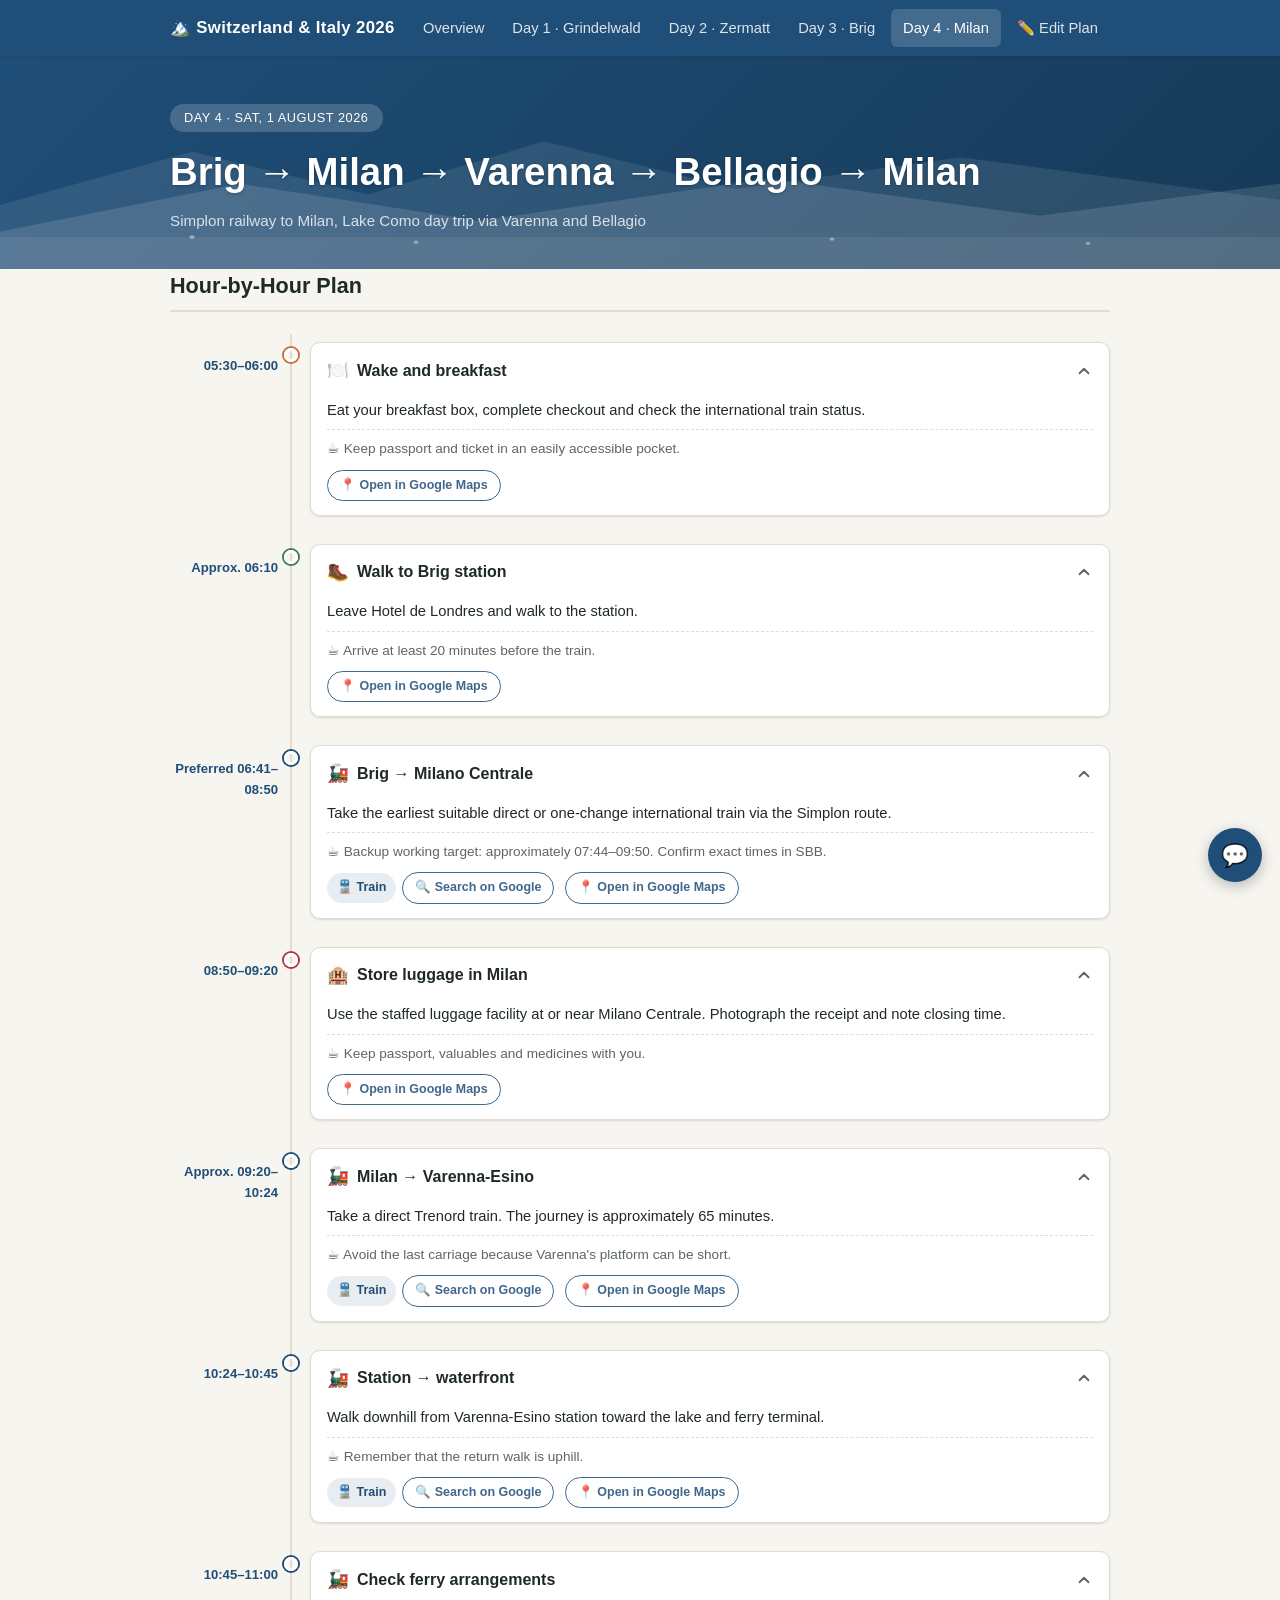
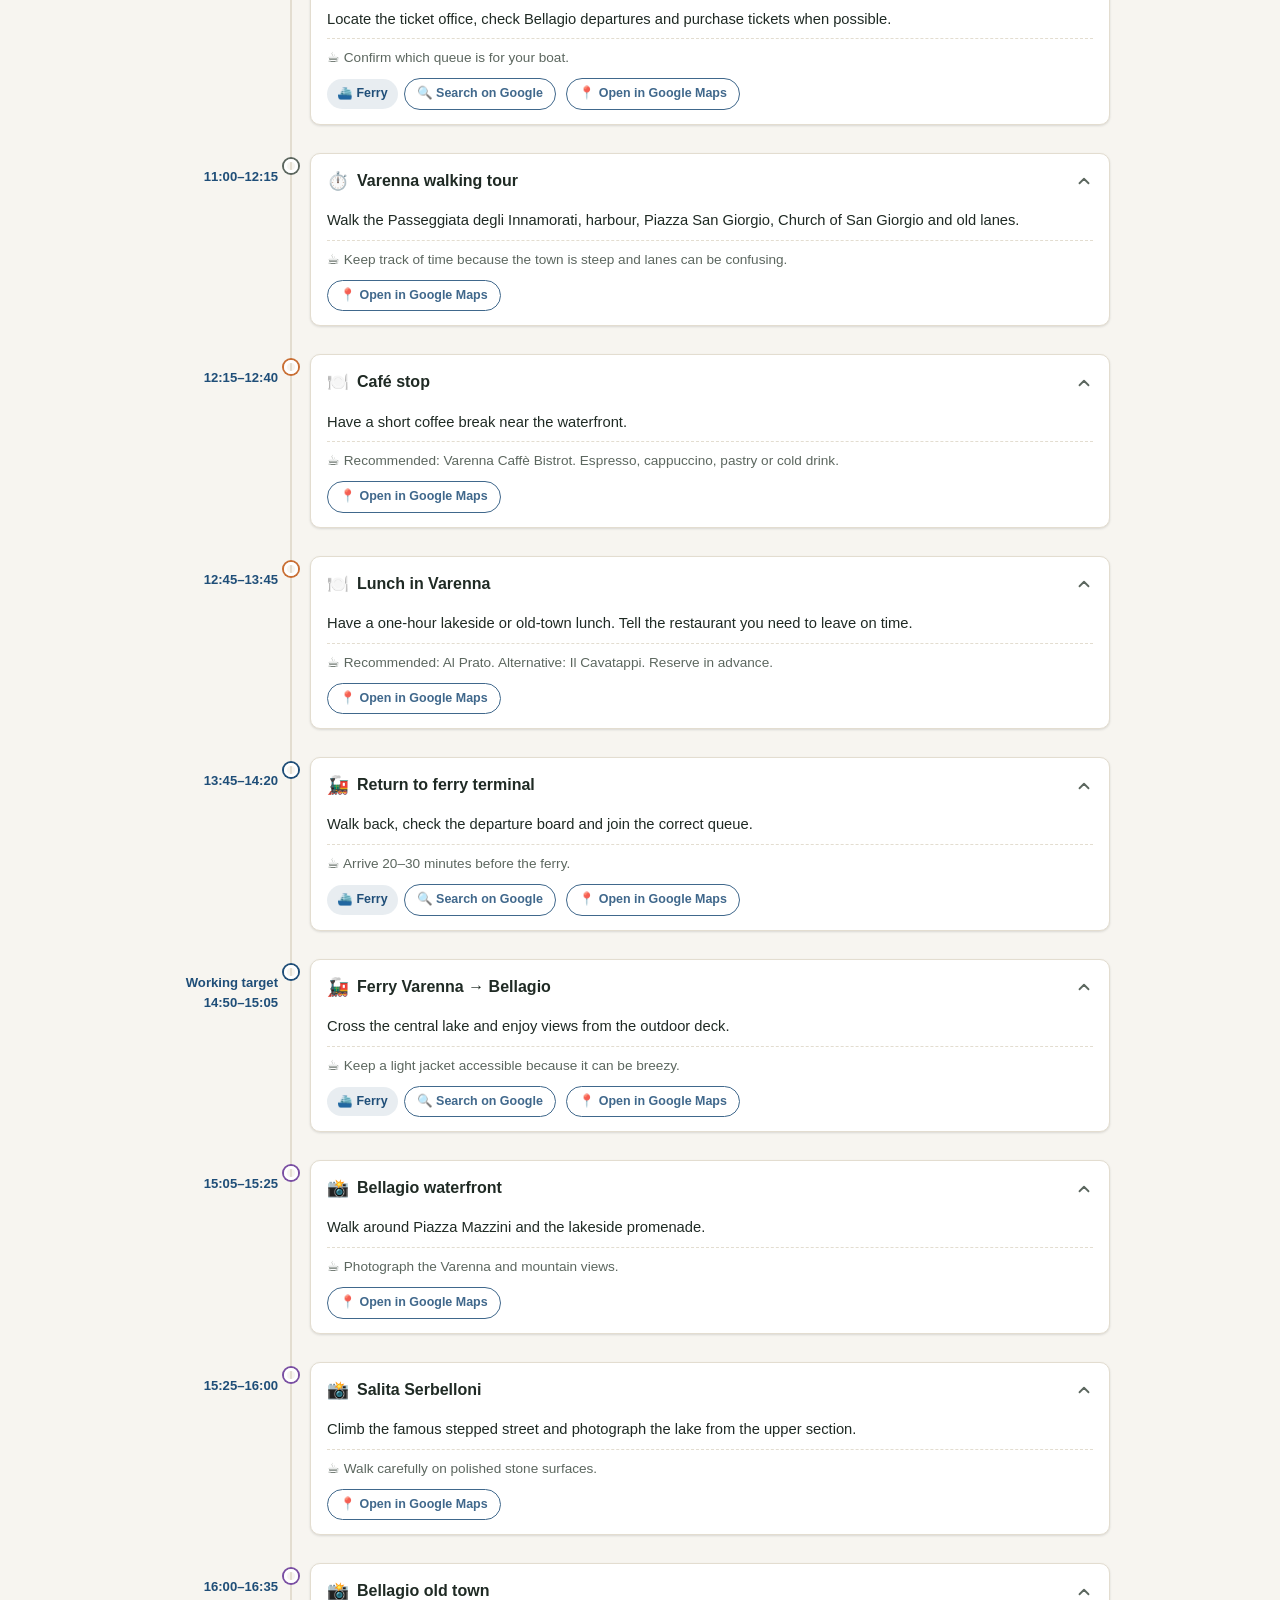
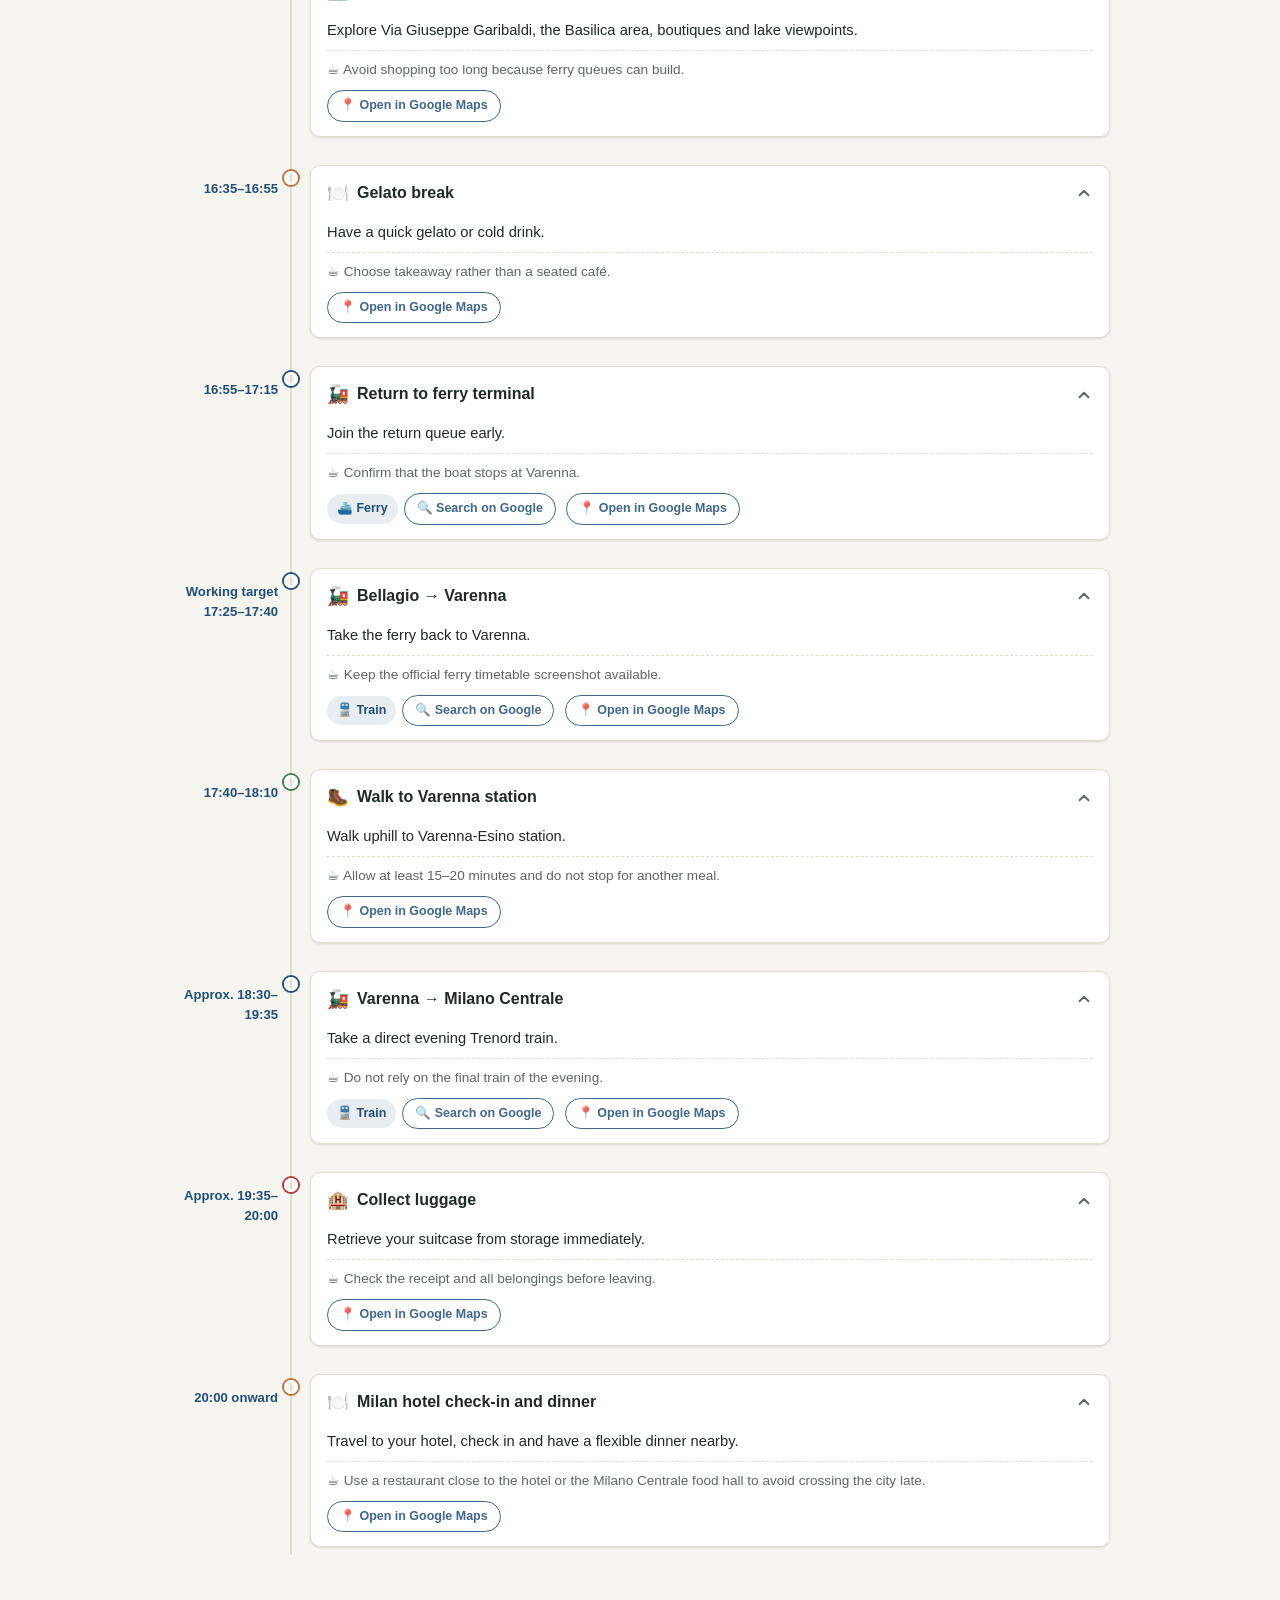
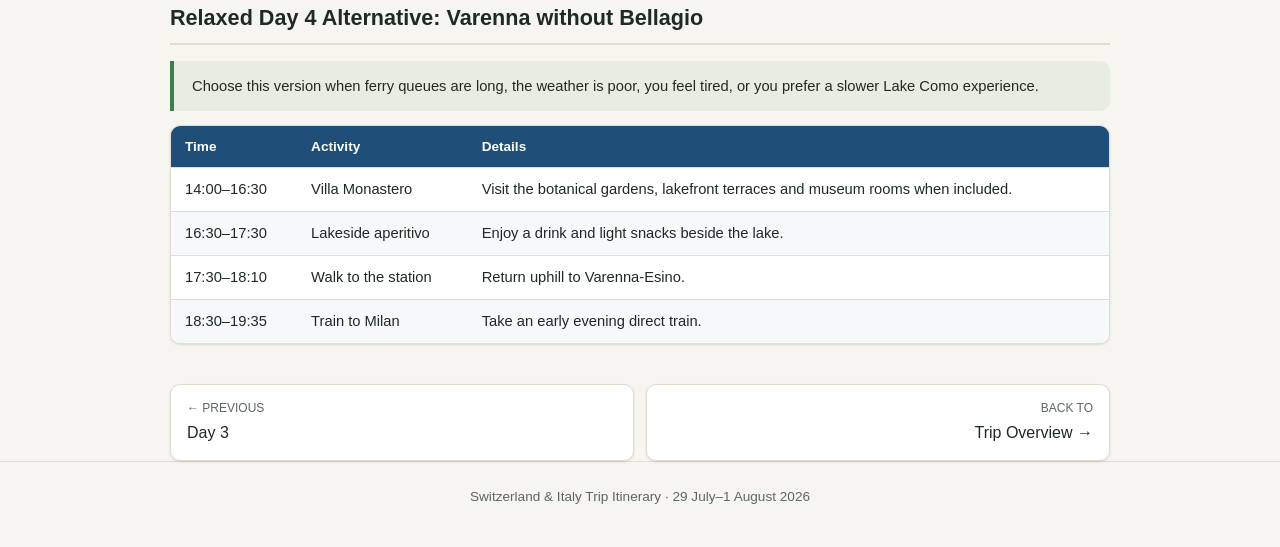
<file: day4.html>
<!doctype html>
<html lang="en">
<head>
<meta charset="utf-8">
<meta name="viewport" content="width=device-width, initial-scale=1">
<title>Brig → Milan → Varenna → Bellagio → Milan — Switzerland &amp; Italy Trip 2026</title>
<meta name="description" content="Day 4: Simplon route to Milan, Lake Como day trip to Varenna and Bellagio, return to Milan for the night.">
<link rel="icon" href="data:image/svg+xml,<svg xmlns=%22http://www.w3.org/2000/svg%22 viewBox=%220 0 100 100%22><text y=%22.9em%22 font-size=%2290%22>🏔️</text></svg>">
<link rel="manifest" href="manifest.webmanifest">
<link rel="apple-touch-icon" href="assets/icons/icon-192.png">
<meta name="theme-color" content="#1f4e78">
<link rel="stylesheet" href="assets/css/style.css">
</head>
<body>

<nav class="site-nav">
  <div class="container">
    <a class="brand" href="index.html">🏔️ Switzerland &amp; Italy 2026</a>
    <button class="nav-toggle" aria-label="Toggle navigation">&#9776;</button>
    <div class="nav-links">
      <a href="index.html">Overview</a>
      <a href="day1.html">Day 1 · Grindelwald</a>
      <a href="day2.html">Day 2 · Zermatt</a>
      <a href="day3.html">Day 3 · Brig</a>
      <a href="day4.html" class="active">Day 4 · Milan</a>
      <a href="plan.html">&#9999;&#65039; Edit Plan</a>
    </div>
  </div>
</nav>

<header class="hero day-hero">
  <svg class="hero-illustration" viewBox="0 0 800 200" preserveAspectRatio="none" xmlns="http://www.w3.org/2000/svg" aria-hidden="true">
      <polygon points="0,140 120,90 230,130 340,80 460,125 600,95 800,135 800,200 0,200" fill="#ffffff" opacity="0.10"/>
      <polygon points="0,165 150,120 300,155 480,115 650,150 800,120 800,200 0,200" fill="#ffffff" opacity="0.14"/>
      <rect x="0" y="170" width="800" height="30" fill="#ffffff" opacity="0.08"/>
      <circle cx="120" cy="170" r="1.6" fill="#ffffff" opacity="0.5"/>
      <circle cx="260" cy="175" r="1.6" fill="#ffffff" opacity="0.4"/>
      <circle cx="520" cy="172" r="1.6" fill="#ffffff" opacity="0.45"/>
      <circle cx="680" cy="176" r="1.6" fill="#ffffff" opacity="0.4"/>
    </svg>
  <div class="container">
    <span class="badge">Day 4 &middot; Sat, 1 August 2026</span>
    <h1>Brig → Milan → Varenna → Bellagio → Milan</h1>
    <p class="route">Simplon railway to Milan, Lake Como day trip via Varenna and Bellagio</p>
  </div>
</header>

<main class="container">

  <section id="timeline">
    <div class="timeline-heading-row">
      <h2>Hour-by-Hour Plan</h2>
      <button type="button" class="reset-day-link" hidden>&#8630; Reset this day&rsquo;s plan</button>
    </div>
    <p class="hidden-items-toggle" hidden></p>
    <ul class="timeline" data-date="2026-08-01">
      <li class="timeline-item cat-food" data-item-id="day4-wake-and-breakfast" data-start="05:30" data-end="06:00">
        <div class="t-time">05:30–06:00</div>
        <div class="t-dot"></div>
        <details class="t-card" open>
          <summary>
            <p class="t-title"><span class="t-live-badge t-badge-now">NOW</span><span class="t-live-badge t-badge-next">NEXT</span><span class="t-icon">🍽️</span> <span class="t-title-text">Wake and breakfast</span></p>
            <svg class="t-chevron" viewBox="0 0 20 20" fill="none" xmlns="http://www.w3.org/2000/svg" aria-hidden="true"><path d="M5 7.5L10 12.5L15 7.5" stroke="currentColor" stroke-width="2" stroke-linecap="round" stroke-linejoin="round"/></svg>
          </summary>
          <div class="t-body">
            <p class="t-detail">Eat your breakfast box, complete checkout and check the international train status.</p>
            <p class="t-note">Keep passport and ticket in an easily accessible pocket.</p>
            
            <a class="t-map-link" href="https://www.google.com/maps/search/?api=1&query=Brig%2C%20Switzerland" target="_blank" rel="noopener">&#128205; Open in Google Maps</a>
          </div>
        </details>
      </li>
      <li class="timeline-item cat-hike" data-item-id="day4-walk-to-brig-station" data-start="06:10" data-end="06:41">
        <div class="t-time">Approx. 06:10</div>
        <div class="t-dot"></div>
        <details class="t-card" open>
          <summary>
            <p class="t-title"><span class="t-live-badge t-badge-now">NOW</span><span class="t-live-badge t-badge-next">NEXT</span><span class="t-icon">🥾</span> <span class="t-title-text">Walk to Brig station</span></p>
            <svg class="t-chevron" viewBox="0 0 20 20" fill="none" xmlns="http://www.w3.org/2000/svg" aria-hidden="true"><path d="M5 7.5L10 12.5L15 7.5" stroke="currentColor" stroke-width="2" stroke-linecap="round" stroke-linejoin="round"/></svg>
          </summary>
          <div class="t-body">
            <p class="t-detail">Leave Hotel de Londres and walk to the station.</p>
            <p class="t-note">Arrive at least 20 minutes before the train.</p>
            
            <a class="t-map-link" href="https://www.google.com/maps/search/?api=1&query=Brig%20railway%20station%2C%20Switzerland" target="_blank" rel="noopener">&#128205; Open in Google Maps</a>
          </div>
        </details>
      </li>
      <li class="timeline-item cat-train" data-item-id="day4-brig-milano-centrale" data-start="06:41" data-end="08:50">
        <div class="t-time">Preferred 06:41–08:50</div>
        <div class="t-dot"></div>
        <details class="t-card" open>
          <summary>
            <p class="t-title"><span class="t-live-badge t-badge-now">NOW</span><span class="t-live-badge t-badge-next">NEXT</span><span class="t-icon">🚂</span> <span class="t-title-text">Brig → Milano Centrale</span></p>
            <svg class="t-chevron" viewBox="0 0 20 20" fill="none" xmlns="http://www.w3.org/2000/svg" aria-hidden="true"><path d="M5 7.5L10 12.5L15 7.5" stroke="currentColor" stroke-width="2" stroke-linecap="round" stroke-linejoin="round"/></svg>
          </summary>
          <div class="t-body">
            <p class="t-detail">Take the earliest suitable direct or one-change international train via the Simplon route.</p>
            <p class="t-note">Backup working target: approximately 07:44–09:50. Confirm exact times in SBB.</p>
            <span class="t-transport-badge">🚆 Train</span><a class="t-search-link" href="https://www.google.com/search?q=Brig%20to%20Milano%20Centrale%20train%20Simplon%20route" target="_blank" rel="noopener">&#128269; Search on Google</a>
            <a class="t-map-link" href="https://www.google.com/maps/search/?api=1&query=Milano%20Centrale%20railway%20station%2C%20Italy" target="_blank" rel="noopener">&#128205; Open in Google Maps</a>
          </div>
        </details>
      </li>
      <li class="timeline-item cat-hotel" data-item-id="day4-store-luggage-in-milan" data-start="08:50" data-end="09:20">
        <div class="t-time">08:50–09:20</div>
        <div class="t-dot"></div>
        <details class="t-card" open>
          <summary>
            <p class="t-title"><span class="t-live-badge t-badge-now">NOW</span><span class="t-live-badge t-badge-next">NEXT</span><span class="t-icon">🏨</span> <span class="t-title-text">Store luggage in Milan</span></p>
            <svg class="t-chevron" viewBox="0 0 20 20" fill="none" xmlns="http://www.w3.org/2000/svg" aria-hidden="true"><path d="M5 7.5L10 12.5L15 7.5" stroke="currentColor" stroke-width="2" stroke-linecap="round" stroke-linejoin="round"/></svg>
          </summary>
          <div class="t-body">
            <p class="t-detail">Use the staffed luggage facility at or near Milano Centrale. Photograph the receipt and note closing time.</p>
            <p class="t-note">Keep passport, valuables and medicines with you.</p>
            
            <a class="t-map-link" href="https://www.google.com/maps/search/?api=1&query=Milano%20Centrale%20railway%20station%2C%20Italy" target="_blank" rel="noopener">&#128205; Open in Google Maps</a>
          </div>
        </details>
      </li>
      <li class="timeline-item cat-train" data-item-id="day4-milan-varenna-esino" data-start="09:20" data-end="10:24">
        <div class="t-time">Approx. 09:20–10:24</div>
        <div class="t-dot"></div>
        <details class="t-card" open>
          <summary>
            <p class="t-title"><span class="t-live-badge t-badge-now">NOW</span><span class="t-live-badge t-badge-next">NEXT</span><span class="t-icon">🚂</span> <span class="t-title-text">Milan → Varenna-Esino</span></p>
            <svg class="t-chevron" viewBox="0 0 20 20" fill="none" xmlns="http://www.w3.org/2000/svg" aria-hidden="true"><path d="M5 7.5L10 12.5L15 7.5" stroke="currentColor" stroke-width="2" stroke-linecap="round" stroke-linejoin="round"/></svg>
          </summary>
          <div class="t-body">
            <p class="t-detail">Take a direct Trenord train. The journey is approximately 65 minutes.</p>
            <p class="t-note">Avoid the last carriage because Varenna's platform can be short.</p>
            <span class="t-transport-badge">🚆 Train</span><a class="t-search-link" href="https://www.google.com/search?q=Milan%20to%20Varenna-Esino%20train%20Trenord" target="_blank" rel="noopener">&#128269; Search on Google</a>
            <a class="t-map-link" href="https://www.google.com/maps/search/?api=1&query=Varenna-Esino%20railway%20station%2C%20Italy" target="_blank" rel="noopener">&#128205; Open in Google Maps</a>
          </div>
        </details>
      </li>
      <li class="timeline-item cat-train" data-item-id="day4-station-waterfront" data-start="10:24" data-end="10:45">
        <div class="t-time">10:24–10:45</div>
        <div class="t-dot"></div>
        <details class="t-card" open>
          <summary>
            <p class="t-title"><span class="t-live-badge t-badge-now">NOW</span><span class="t-live-badge t-badge-next">NEXT</span><span class="t-icon">🚂</span> <span class="t-title-text">Station → waterfront</span></p>
            <svg class="t-chevron" viewBox="0 0 20 20" fill="none" xmlns="http://www.w3.org/2000/svg" aria-hidden="true"><path d="M5 7.5L10 12.5L15 7.5" stroke="currentColor" stroke-width="2" stroke-linecap="round" stroke-linejoin="round"/></svg>
          </summary>
          <div class="t-body">
            <p class="t-detail">Walk downhill from Varenna-Esino station toward the lake and ferry terminal.</p>
            <p class="t-note">Remember that the return walk is uphill.</p>
            <span class="t-transport-badge">🚆 Train</span><a class="t-search-link" href="https://www.google.com/search?q=Varenna-Esino%20station%20to%20Varenna%20ferry%20terminal" target="_blank" rel="noopener">&#128269; Search on Google</a>
            <a class="t-map-link" href="https://www.google.com/maps/search/?api=1&query=Varenna%20waterfront%2C%20Italy" target="_blank" rel="noopener">&#128205; Open in Google Maps</a>
          </div>
        </details>
      </li>
      <li class="timeline-item cat-train" data-item-id="day4-check-ferry-arrangements" data-start="10:45" data-end="11:00">
        <div class="t-time">10:45–11:00</div>
        <div class="t-dot"></div>
        <details class="t-card" open>
          <summary>
            <p class="t-title"><span class="t-live-badge t-badge-now">NOW</span><span class="t-live-badge t-badge-next">NEXT</span><span class="t-icon">🚂</span> <span class="t-title-text">Check ferry arrangements</span></p>
            <svg class="t-chevron" viewBox="0 0 20 20" fill="none" xmlns="http://www.w3.org/2000/svg" aria-hidden="true"><path d="M5 7.5L10 12.5L15 7.5" stroke="currentColor" stroke-width="2" stroke-linecap="round" stroke-linejoin="round"/></svg>
          </summary>
          <div class="t-body">
            <p class="t-detail">Locate the ticket office, check Bellagio departures and purchase tickets when possible.</p>
            <p class="t-note">Confirm which queue is for your boat.</p>
            <span class="t-transport-badge">⛴️ Ferry</span><a class="t-search-link" href="https://www.google.com/search?q=Varenna%20to%20Bellagio%20ferry%20timetable%20Lake%20Como" target="_blank" rel="noopener">&#128269; Search on Google</a>
            <a class="t-map-link" href="https://www.google.com/maps/search/?api=1&query=Varenna%20ferry%20terminal%2C%20Italy" target="_blank" rel="noopener">&#128205; Open in Google Maps</a>
          </div>
        </details>
      </li>
      <li class="timeline-item cat-default" data-item-id="day4-varenna-walking-tour" data-start="11:00" data-end="12:15">
        <div class="t-time">11:00–12:15</div>
        <div class="t-dot"></div>
        <details class="t-card" open>
          <summary>
            <p class="t-title"><span class="t-live-badge t-badge-now">NOW</span><span class="t-live-badge t-badge-next">NEXT</span><span class="t-icon">⏱️</span> <span class="t-title-text">Varenna walking tour</span></p>
            <svg class="t-chevron" viewBox="0 0 20 20" fill="none" xmlns="http://www.w3.org/2000/svg" aria-hidden="true"><path d="M5 7.5L10 12.5L15 7.5" stroke="currentColor" stroke-width="2" stroke-linecap="round" stroke-linejoin="round"/></svg>
          </summary>
          <div class="t-body">
            <p class="t-detail">Walk the Passeggiata degli Innamorati, harbour, Piazza San Giorgio, Church of San Giorgio and old lanes.</p>
            <p class="t-note">Keep track of time because the town is steep and lanes can be confusing.</p>
            
            <a class="t-map-link" href="https://www.google.com/maps/search/?api=1&query=Piazza%20San%20Giorgio%2C%20Varenna%2C%20Italy" target="_blank" rel="noopener">&#128205; Open in Google Maps</a>
          </div>
        </details>
      </li>
      <li class="timeline-item cat-food" data-item-id="day4-caf-stop" data-start="12:15" data-end="12:40">
        <div class="t-time">12:15–12:40</div>
        <div class="t-dot"></div>
        <details class="t-card" open>
          <summary>
            <p class="t-title"><span class="t-live-badge t-badge-now">NOW</span><span class="t-live-badge t-badge-next">NEXT</span><span class="t-icon">🍽️</span> <span class="t-title-text">Café stop</span></p>
            <svg class="t-chevron" viewBox="0 0 20 20" fill="none" xmlns="http://www.w3.org/2000/svg" aria-hidden="true"><path d="M5 7.5L10 12.5L15 7.5" stroke="currentColor" stroke-width="2" stroke-linecap="round" stroke-linejoin="round"/></svg>
          </summary>
          <div class="t-body">
            <p class="t-detail">Have a short coffee break near the waterfront.</p>
            <p class="t-note">Recommended: Varenna Caffè Bistrot. Espresso, cappuccino, pastry or cold drink.</p>
            
            <a class="t-map-link" href="https://www.google.com/maps/search/?api=1&query=Varenna%20Caff%C3%A8%20Bistrot%2C%20Italy" target="_blank" rel="noopener">&#128205; Open in Google Maps</a>
          </div>
        </details>
      </li>
      <li class="timeline-item cat-food" data-item-id="day4-lunch-in-varenna" data-start="12:45" data-end="13:45">
        <div class="t-time">12:45–13:45</div>
        <div class="t-dot"></div>
        <details class="t-card" open>
          <summary>
            <p class="t-title"><span class="t-live-badge t-badge-now">NOW</span><span class="t-live-badge t-badge-next">NEXT</span><span class="t-icon">🍽️</span> <span class="t-title-text">Lunch in Varenna</span></p>
            <svg class="t-chevron" viewBox="0 0 20 20" fill="none" xmlns="http://www.w3.org/2000/svg" aria-hidden="true"><path d="M5 7.5L10 12.5L15 7.5" stroke="currentColor" stroke-width="2" stroke-linecap="round" stroke-linejoin="round"/></svg>
          </summary>
          <div class="t-body">
            <p class="t-detail">Have a one-hour lakeside or old-town lunch. Tell the restaurant you need to leave on time.</p>
            <p class="t-note">Recommended: Al Prato. Alternative: Il Cavatappi. Reserve in advance.</p>
            
            <a class="t-map-link" href="https://www.google.com/maps/search/?api=1&query=Al%20Prato%2C%20Varenna%2C%20Italy" target="_blank" rel="noopener">&#128205; Open in Google Maps</a>
          </div>
        </details>
      </li>
      <li class="timeline-item cat-train" data-item-id="day4-return-to-ferry-terminal" data-start="13:45" data-end="14:20">
        <div class="t-time">13:45–14:20</div>
        <div class="t-dot"></div>
        <details class="t-card" open>
          <summary>
            <p class="t-title"><span class="t-live-badge t-badge-now">NOW</span><span class="t-live-badge t-badge-next">NEXT</span><span class="t-icon">🚂</span> <span class="t-title-text">Return to ferry terminal</span></p>
            <svg class="t-chevron" viewBox="0 0 20 20" fill="none" xmlns="http://www.w3.org/2000/svg" aria-hidden="true"><path d="M5 7.5L10 12.5L15 7.5" stroke="currentColor" stroke-width="2" stroke-linecap="round" stroke-linejoin="round"/></svg>
          </summary>
          <div class="t-body">
            <p class="t-detail">Walk back, check the departure board and join the correct queue.</p>
            <p class="t-note">Arrive 20–30 minutes before the ferry.</p>
            <span class="t-transport-badge">⛴️ Ferry</span><a class="t-search-link" href="https://www.google.com/search?q=Varenna%20ferry%20terminal%20to%20Bellagio" target="_blank" rel="noopener">&#128269; Search on Google</a>
            <a class="t-map-link" href="https://www.google.com/maps/search/?api=1&query=Varenna%20ferry%20terminal%2C%20Italy" target="_blank" rel="noopener">&#128205; Open in Google Maps</a>
          </div>
        </details>
      </li>
      <li class="timeline-item cat-train" data-item-id="day4-ferry-varenna-bellagio" data-start="14:50" data-end="15:05">
        <div class="t-time">Working target 14:50–15:05</div>
        <div class="t-dot"></div>
        <details class="t-card" open>
          <summary>
            <p class="t-title"><span class="t-live-badge t-badge-now">NOW</span><span class="t-live-badge t-badge-next">NEXT</span><span class="t-icon">🚂</span> <span class="t-title-text">Ferry Varenna → Bellagio</span></p>
            <svg class="t-chevron" viewBox="0 0 20 20" fill="none" xmlns="http://www.w3.org/2000/svg" aria-hidden="true"><path d="M5 7.5L10 12.5L15 7.5" stroke="currentColor" stroke-width="2" stroke-linecap="round" stroke-linejoin="round"/></svg>
          </summary>
          <div class="t-body">
            <p class="t-detail">Cross the central lake and enjoy views from the outdoor deck.</p>
            <p class="t-note">Keep a light jacket accessible because it can be breezy.</p>
            <span class="t-transport-badge">⛴️ Ferry</span><a class="t-search-link" href="https://www.google.com/search?q=Varenna%20to%20Bellagio%20ferry%20Lake%20Como" target="_blank" rel="noopener">&#128269; Search on Google</a>
            <a class="t-map-link" href="https://www.google.com/maps/search/?api=1&query=Bellagio%20ferry%20terminal%2C%20Italy" target="_blank" rel="noopener">&#128205; Open in Google Maps</a>
          </div>
        </details>
      </li>
      <li class="timeline-item cat-view" data-item-id="day4-bellagio-waterfront" data-start="15:05" data-end="15:25">
        <div class="t-time">15:05–15:25</div>
        <div class="t-dot"></div>
        <details class="t-card" open>
          <summary>
            <p class="t-title"><span class="t-live-badge t-badge-now">NOW</span><span class="t-live-badge t-badge-next">NEXT</span><span class="t-icon">📸</span> <span class="t-title-text">Bellagio waterfront</span></p>
            <svg class="t-chevron" viewBox="0 0 20 20" fill="none" xmlns="http://www.w3.org/2000/svg" aria-hidden="true"><path d="M5 7.5L10 12.5L15 7.5" stroke="currentColor" stroke-width="2" stroke-linecap="round" stroke-linejoin="round"/></svg>
          </summary>
          <div class="t-body">
            <p class="t-detail">Walk around Piazza Mazzini and the lakeside promenade.</p>
            <p class="t-note">Photograph the Varenna and mountain views.</p>
            
            <a class="t-map-link" href="https://www.google.com/maps/search/?api=1&query=Piazza%20Mazzini%2C%20Bellagio%2C%20Italy" target="_blank" rel="noopener">&#128205; Open in Google Maps</a>
          </div>
        </details>
      </li>
      <li class="timeline-item cat-view" data-item-id="day4-salita-serbelloni" data-start="15:25" data-end="16:00">
        <div class="t-time">15:25–16:00</div>
        <div class="t-dot"></div>
        <details class="t-card" open>
          <summary>
            <p class="t-title"><span class="t-live-badge t-badge-now">NOW</span><span class="t-live-badge t-badge-next">NEXT</span><span class="t-icon">📸</span> <span class="t-title-text">Salita Serbelloni</span></p>
            <svg class="t-chevron" viewBox="0 0 20 20" fill="none" xmlns="http://www.w3.org/2000/svg" aria-hidden="true"><path d="M5 7.5L10 12.5L15 7.5" stroke="currentColor" stroke-width="2" stroke-linecap="round" stroke-linejoin="round"/></svg>
          </summary>
          <div class="t-body">
            <p class="t-detail">Climb the famous stepped street and photograph the lake from the upper section.</p>
            <p class="t-note">Walk carefully on polished stone surfaces.</p>
            
            <a class="t-map-link" href="https://www.google.com/maps/search/?api=1&query=Salita%20Serbelloni%2C%20Bellagio%2C%20Italy" target="_blank" rel="noopener">&#128205; Open in Google Maps</a>
          </div>
        </details>
      </li>
      <li class="timeline-item cat-view" data-item-id="day4-bellagio-old-town" data-start="16:00" data-end="16:35">
        <div class="t-time">16:00–16:35</div>
        <div class="t-dot"></div>
        <details class="t-card" open>
          <summary>
            <p class="t-title"><span class="t-live-badge t-badge-now">NOW</span><span class="t-live-badge t-badge-next">NEXT</span><span class="t-icon">📸</span> <span class="t-title-text">Bellagio old town</span></p>
            <svg class="t-chevron" viewBox="0 0 20 20" fill="none" xmlns="http://www.w3.org/2000/svg" aria-hidden="true"><path d="M5 7.5L10 12.5L15 7.5" stroke="currentColor" stroke-width="2" stroke-linecap="round" stroke-linejoin="round"/></svg>
          </summary>
          <div class="t-body">
            <p class="t-detail">Explore Via Giuseppe Garibaldi, the Basilica area, boutiques and lake viewpoints.</p>
            <p class="t-note">Avoid shopping too long because ferry queues can build.</p>
            
            <a class="t-map-link" href="https://www.google.com/maps/search/?api=1&query=Via%20Giuseppe%20Garibaldi%2C%20Bellagio%2C%20Italy" target="_blank" rel="noopener">&#128205; Open in Google Maps</a>
          </div>
        </details>
      </li>
      <li class="timeline-item cat-food" data-item-id="day4-gelato-break" data-start="16:35" data-end="16:55">
        <div class="t-time">16:35–16:55</div>
        <div class="t-dot"></div>
        <details class="t-card" open>
          <summary>
            <p class="t-title"><span class="t-live-badge t-badge-now">NOW</span><span class="t-live-badge t-badge-next">NEXT</span><span class="t-icon">🍽️</span> <span class="t-title-text">Gelato break</span></p>
            <svg class="t-chevron" viewBox="0 0 20 20" fill="none" xmlns="http://www.w3.org/2000/svg" aria-hidden="true"><path d="M5 7.5L10 12.5L15 7.5" stroke="currentColor" stroke-width="2" stroke-linecap="round" stroke-linejoin="round"/></svg>
          </summary>
          <div class="t-body">
            <p class="t-detail">Have a quick gelato or cold drink.</p>
            <p class="t-note">Choose takeaway rather than a seated café.</p>
            
            <a class="t-map-link" href="https://www.google.com/maps/search/?api=1&query=Bellagio%2C%20Italy" target="_blank" rel="noopener">&#128205; Open in Google Maps</a>
          </div>
        </details>
      </li>
      <li class="timeline-item cat-train" data-item-id="day4-return-to-ferry-terminal-2" data-start="16:55" data-end="17:15">
        <div class="t-time">16:55–17:15</div>
        <div class="t-dot"></div>
        <details class="t-card" open>
          <summary>
            <p class="t-title"><span class="t-live-badge t-badge-now">NOW</span><span class="t-live-badge t-badge-next">NEXT</span><span class="t-icon">🚂</span> <span class="t-title-text">Return to ferry terminal</span></p>
            <svg class="t-chevron" viewBox="0 0 20 20" fill="none" xmlns="http://www.w3.org/2000/svg" aria-hidden="true"><path d="M5 7.5L10 12.5L15 7.5" stroke="currentColor" stroke-width="2" stroke-linecap="round" stroke-linejoin="round"/></svg>
          </summary>
          <div class="t-body">
            <p class="t-detail">Join the return queue early.</p>
            <p class="t-note">Confirm that the boat stops at Varenna.</p>
            <span class="t-transport-badge">⛴️ Ferry</span><a class="t-search-link" href="https://www.google.com/search?q=Bellagio%20ferry%20terminal%20to%20Varenna" target="_blank" rel="noopener">&#128269; Search on Google</a>
            <a class="t-map-link" href="https://www.google.com/maps/search/?api=1&query=Bellagio%20ferry%20terminal%2C%20Italy" target="_blank" rel="noopener">&#128205; Open in Google Maps</a>
          </div>
        </details>
      </li>
      <li class="timeline-item cat-train" data-item-id="day4-bellagio-varenna" data-start="17:25" data-end="17:40">
        <div class="t-time">Working target 17:25–17:40</div>
        <div class="t-dot"></div>
        <details class="t-card" open>
          <summary>
            <p class="t-title"><span class="t-live-badge t-badge-now">NOW</span><span class="t-live-badge t-badge-next">NEXT</span><span class="t-icon">🚂</span> <span class="t-title-text">Bellagio → Varenna</span></p>
            <svg class="t-chevron" viewBox="0 0 20 20" fill="none" xmlns="http://www.w3.org/2000/svg" aria-hidden="true"><path d="M5 7.5L10 12.5L15 7.5" stroke="currentColor" stroke-width="2" stroke-linecap="round" stroke-linejoin="round"/></svg>
          </summary>
          <div class="t-body">
            <p class="t-detail">Take the ferry back to Varenna.</p>
            <p class="t-note">Keep the official ferry timetable screenshot available.</p>
            <span class="t-transport-badge">🚆 Train</span><a class="t-search-link" href="https://www.google.com/search?q=Bellagio%20to%20Varenna%20ferry%20Lake%20Como" target="_blank" rel="noopener">&#128269; Search on Google</a>
            <a class="t-map-link" href="https://www.google.com/maps/search/?api=1&query=Varenna%20ferry%20terminal%2C%20Italy" target="_blank" rel="noopener">&#128205; Open in Google Maps</a>
          </div>
        </details>
      </li>
      <li class="timeline-item cat-hike" data-item-id="day4-walk-to-varenna-station" data-start="17:40" data-end="18:10">
        <div class="t-time">17:40–18:10</div>
        <div class="t-dot"></div>
        <details class="t-card" open>
          <summary>
            <p class="t-title"><span class="t-live-badge t-badge-now">NOW</span><span class="t-live-badge t-badge-next">NEXT</span><span class="t-icon">🥾</span> <span class="t-title-text">Walk to Varenna station</span></p>
            <svg class="t-chevron" viewBox="0 0 20 20" fill="none" xmlns="http://www.w3.org/2000/svg" aria-hidden="true"><path d="M5 7.5L10 12.5L15 7.5" stroke="currentColor" stroke-width="2" stroke-linecap="round" stroke-linejoin="round"/></svg>
          </summary>
          <div class="t-body">
            <p class="t-detail">Walk uphill to Varenna-Esino station.</p>
            <p class="t-note">Allow at least 15–20 minutes and do not stop for another meal.</p>
            
            <a class="t-map-link" href="https://www.google.com/maps/search/?api=1&query=Varenna-Esino%20railway%20station%2C%20Italy" target="_blank" rel="noopener">&#128205; Open in Google Maps</a>
          </div>
        </details>
      </li>
      <li class="timeline-item cat-train" data-item-id="day4-varenna-milano-centrale" data-start="18:30" data-end="19:35">
        <div class="t-time">Approx. 18:30–19:35</div>
        <div class="t-dot"></div>
        <details class="t-card" open>
          <summary>
            <p class="t-title"><span class="t-live-badge t-badge-now">NOW</span><span class="t-live-badge t-badge-next">NEXT</span><span class="t-icon">🚂</span> <span class="t-title-text">Varenna → Milano Centrale</span></p>
            <svg class="t-chevron" viewBox="0 0 20 20" fill="none" xmlns="http://www.w3.org/2000/svg" aria-hidden="true"><path d="M5 7.5L10 12.5L15 7.5" stroke="currentColor" stroke-width="2" stroke-linecap="round" stroke-linejoin="round"/></svg>
          </summary>
          <div class="t-body">
            <p class="t-detail">Take a direct evening Trenord train.</p>
            <p class="t-note">Do not rely on the final train of the evening.</p>
            <span class="t-transport-badge">🚆 Train</span><a class="t-search-link" href="https://www.google.com/search?q=Varenna%20to%20Milano%20Centrale%20train%20Trenord" target="_blank" rel="noopener">&#128269; Search on Google</a>
            <a class="t-map-link" href="https://www.google.com/maps/search/?api=1&query=Milano%20Centrale%20railway%20station%2C%20Italy" target="_blank" rel="noopener">&#128205; Open in Google Maps</a>
          </div>
        </details>
      </li>
      <li class="timeline-item cat-hotel" data-item-id="day4-collect-luggage" data-start="19:35" data-end="20:00">
        <div class="t-time">Approx. 19:35–20:00</div>
        <div class="t-dot"></div>
        <details class="t-card" open>
          <summary>
            <p class="t-title"><span class="t-live-badge t-badge-now">NOW</span><span class="t-live-badge t-badge-next">NEXT</span><span class="t-icon">🏨</span> <span class="t-title-text">Collect luggage</span></p>
            <svg class="t-chevron" viewBox="0 0 20 20" fill="none" xmlns="http://www.w3.org/2000/svg" aria-hidden="true"><path d="M5 7.5L10 12.5L15 7.5" stroke="currentColor" stroke-width="2" stroke-linecap="round" stroke-linejoin="round"/></svg>
          </summary>
          <div class="t-body">
            <p class="t-detail">Retrieve your suitcase from storage immediately.</p>
            <p class="t-note">Check the receipt and all belongings before leaving.</p>
            
            <a class="t-map-link" href="https://www.google.com/maps/search/?api=1&query=Milano%20Centrale%20railway%20station%2C%20Italy" target="_blank" rel="noopener">&#128205; Open in Google Maps</a>
          </div>
        </details>
      </li>
      <li class="timeline-item cat-food" data-item-id="day4-milan-hotel-check-in-and-dinner" data-start="20:00" data-end="23:59">
        <div class="t-time">20:00 onward</div>
        <div class="t-dot"></div>
        <details class="t-card" open>
          <summary>
            <p class="t-title"><span class="t-live-badge t-badge-now">NOW</span><span class="t-live-badge t-badge-next">NEXT</span><span class="t-icon">🍽️</span> <span class="t-title-text">Milan hotel check-in and dinner</span></p>
            <svg class="t-chevron" viewBox="0 0 20 20" fill="none" xmlns="http://www.w3.org/2000/svg" aria-hidden="true"><path d="M5 7.5L10 12.5L15 7.5" stroke="currentColor" stroke-width="2" stroke-linecap="round" stroke-linejoin="round"/></svg>
          </summary>
          <div class="t-body">
            <p class="t-detail">Travel to your hotel, check in and have a flexible dinner nearby.</p>
            <p class="t-note">Use a restaurant close to the hotel or the Milano Centrale food hall to avoid crossing the city late.</p>
            
            <a class="t-map-link" href="https://www.google.com/maps/search/?api=1&query=Milan%2C%20Italy" target="_blank" rel="noopener">&#128205; Open in Google Maps</a>
          </div>
        </details>
      </li>
    </ul>
  </section>

  <section id="relaxed-alt">
    <h2>Relaxed Day 4 Alternative: Varenna without Bellagio</h2>
    <div class="callout relaxed" style="margin-bottom:14px;">Choose this version when ferry queues are long, the weather is poor, you feel tired, or you prefer a slower Lake Como experience.</div>
    <div class="table-wrap">
      <table>
        <thead><tr><th>Time</th><th>Activity</th><th>Details</th></tr></thead>
        <tbody>
      <tr><td>14:00–16:30</td><td>Villa Monastero</td><td>Visit the botanical gardens, lakefront terraces and museum rooms when included.</td></tr>
      <tr><td>16:30–17:30</td><td>Lakeside aperitivo</td><td>Enjoy a drink and light snacks beside the lake.</td></tr>
      <tr><td>17:30–18:10</td><td>Walk to the station</td><td>Return uphill to Varenna-Esino.</td></tr>
      <tr><td>18:30–19:35</td><td>Train to Milan</td><td>Take an early evening direct train.</td></tr>
        </tbody>
      </table>
    </div>
  </section>

  <div class="day-pager">
  <a class="pager-prev" href="day3.html"><span class="pager-label">&larr; Previous</span>Day 3</a>
  <a class="pager-next" href="index.html"><span class="pager-label">Back to</span>Trip Overview &rarr;</a>
  </div>

</main>

<footer>
  <div class="container">
    Switzerland &amp; Italy Trip Itinerary · 29 July&ndash;1 August 2026
  </div>
</footer>

<script src="assets/js/plan.js"></script>
<script src="assets/js/main.js"></script>
<script src="assets/js/chat.js" defer></script>
</body>
</html>
</file>
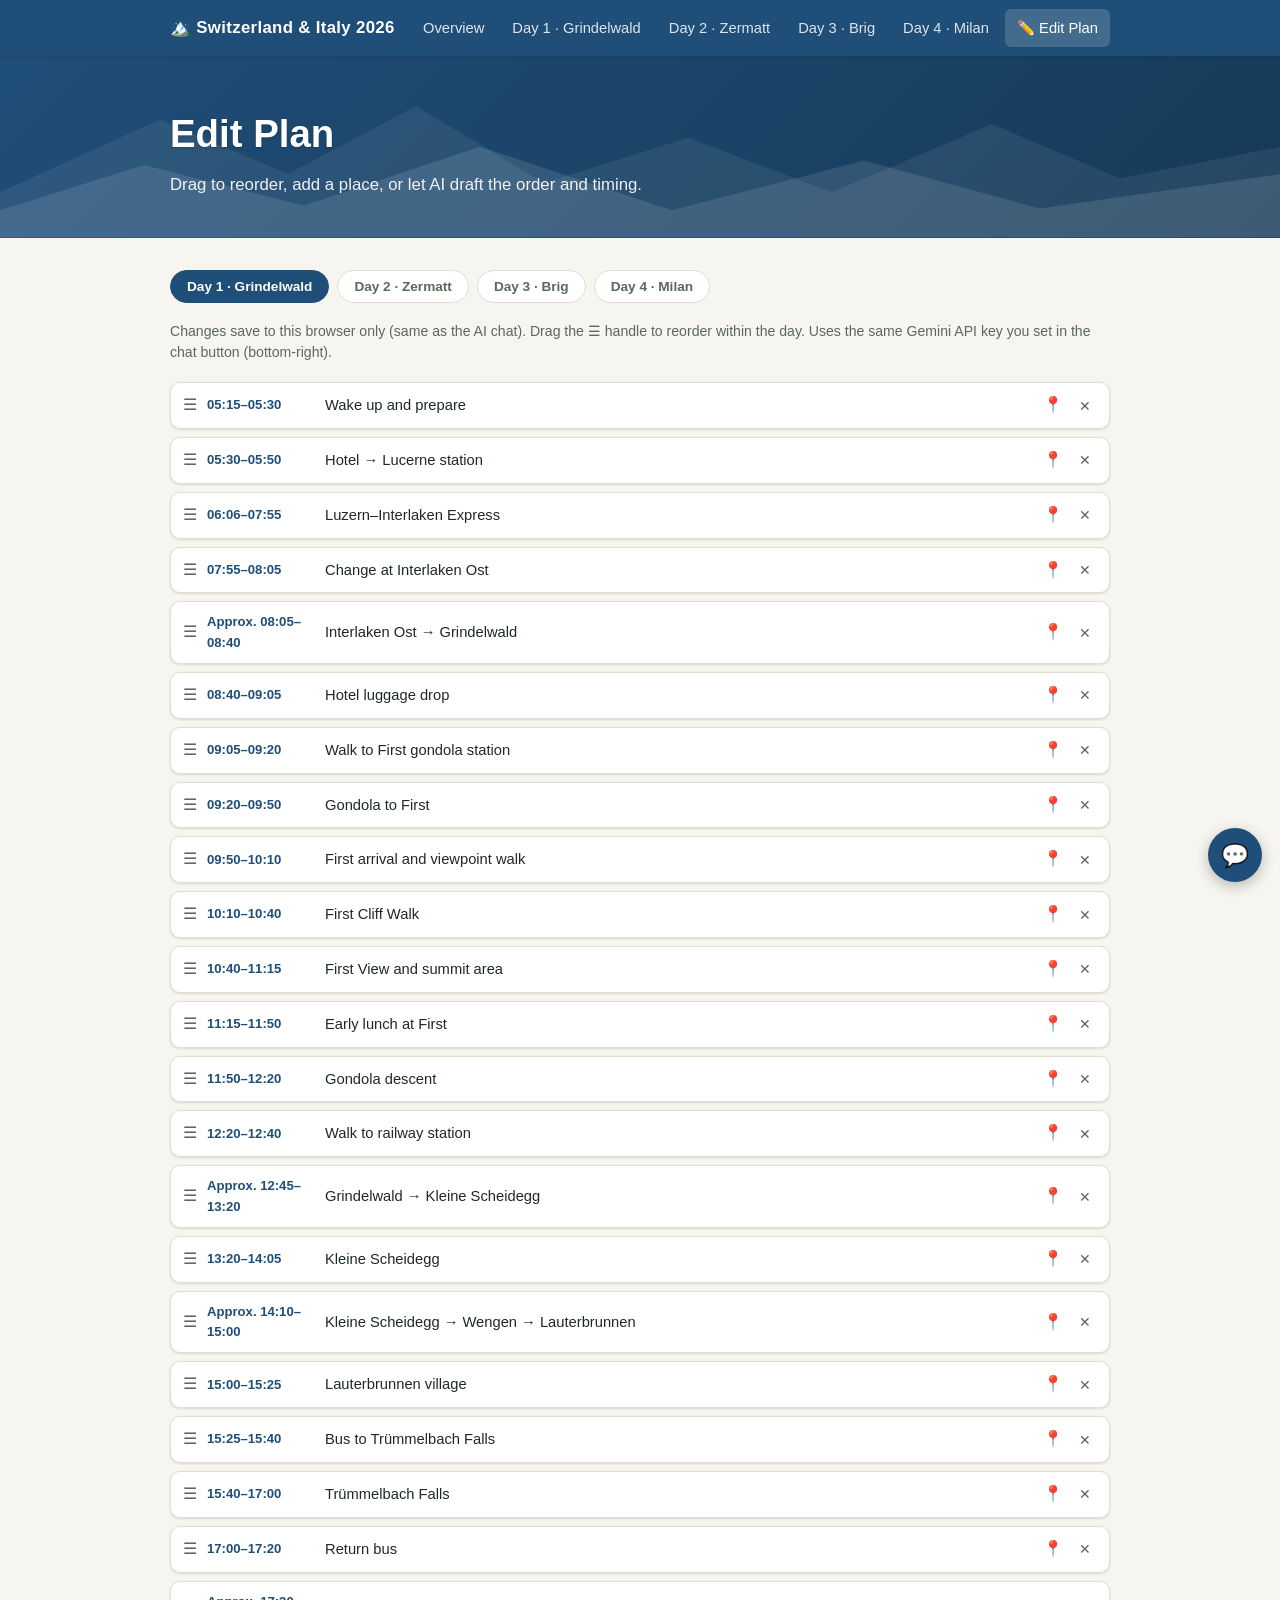
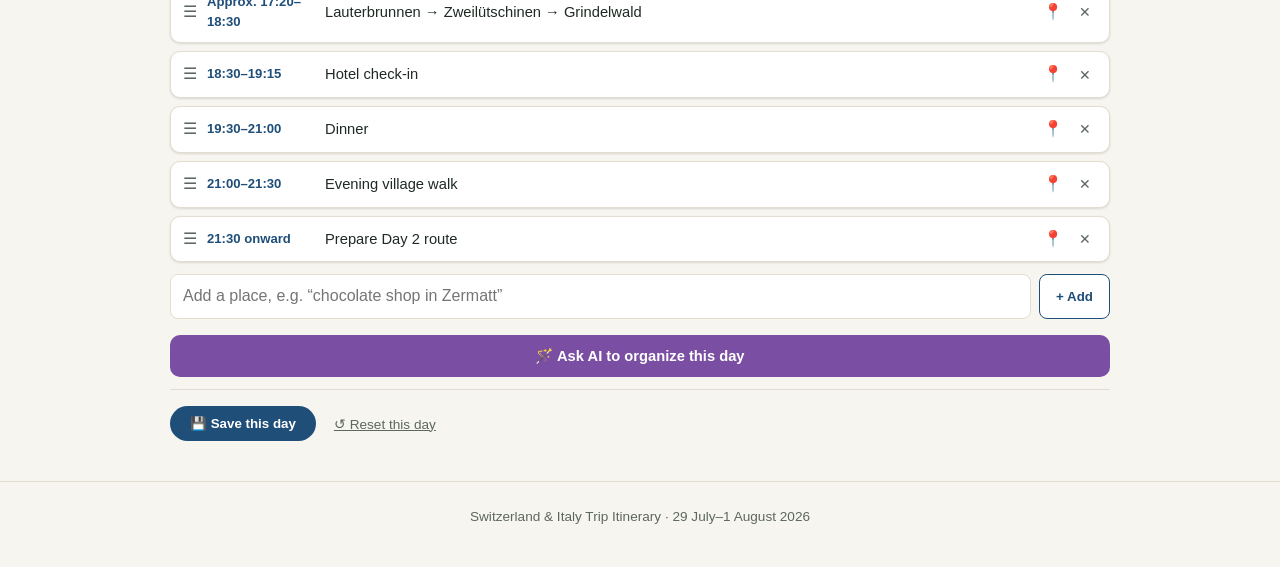
<file: plan.html>
<!doctype html>
<html lang="en">
<head>
<meta charset="utf-8">
<meta name="viewport" content="width=device-width, initial-scale=1">
<title>Edit Plan — Switzerland &amp; Italy Trip 2026</title>
<meta name="description" content="Drag to reorder, add places, or let AI draft a route for each day of the Switzerland &amp; Italy trip.">
<link rel="icon" href="data:image/svg+xml,<svg xmlns=%22http://www.w3.org/2000/svg%22 viewBox=%220 0 100 100%22><text y=%22.9em%22 font-size=%2290%22>🏔️</text></svg>">
<link rel="manifest" href="manifest.webmanifest">
<link rel="apple-touch-icon" href="assets/icons/icon-192.png">
<meta name="theme-color" content="#1f4e78">
<link rel="stylesheet" href="assets/css/style.css">
</head>
<body>

<nav class="site-nav">
  <div class="container">
    <a class="brand" href="index.html">🏔️ Switzerland &amp; Italy 2026</a>
    <button class="nav-toggle" aria-label="Toggle navigation">&#9776;</button>
    <div class="nav-links">
      <a href="index.html">Overview</a>
      <a href="day1.html">Day 1 · Grindelwald</a>
      <a href="day2.html">Day 2 · Zermatt</a>
      <a href="day3.html">Day 3 · Brig</a>
      <a href="day4.html">Day 4 · Milan</a>
      <a href="plan.html" class="active">✏️ Edit Plan</a>
    </div>
  </div>
</nav>

<header class="hero">
  <svg class="hero-illustration" viewBox="0 0 800 200" preserveAspectRatio="none" xmlns="http://www.w3.org/2000/svg" aria-hidden="true">
    <polygon points="0,150 100,70 180,130 260,55 340,140 430,90 520,150 620,75 700,135 800,100 800,200 0,200" fill="#ffffff" opacity="0.08"/>
    <polygon points="0,170 90,120 190,165 300,100 420,170 540,115 650,168 800,130 800,200 0,200" fill="#ffffff" opacity="0.12"/>
  </svg>
  <div class="container">
    <h1>Edit Plan</h1>
    <p class="subtitle">Drag to reorder, add a place, or let AI draft the order and timing.</p>
  </div>
</header>

<main class="container editor-main">

  <section id="editor">
    <div class="editor-tabs"></div>

    <p class="editor-hint">Changes save to this browser only (same as the AI chat). Drag the &#9776; handle to
      reorder within the day. Uses the same Gemini API key you set in the chat button (bottom-right).</p>

    <ul class="editor-list"></ul>

    <div class="editor-hidden-section" hidden>
      <p class="editor-hidden-title"></p>
      <div class="editor-hidden-chips"></div>
    </div>

    <div class="editor-add-row">
      <input type="text" class="editor-add-input" placeholder="Add a place, e.g. &ldquo;chocolate shop in Zermatt&rdquo;">
      <button type="button" class="editor-add-btn">+ Add</button>
    </div>

    <button type="button" class="editor-ai-btn">🪄 Ask AI to organize this day</button>
    <div class="editor-draft-preview" hidden></div>

    <div class="editor-save-bar">
      <button type="button" class="editor-save-btn">💾 Save this day</button>
      <button type="button" class="editor-reset-btn">↺ Reset this day</button>
      <span class="editor-save-status" hidden></span>
    </div>
  </section>

</main>

<footer>
  <div class="container">
    Switzerland &amp; Italy Trip Itinerary · 29 July&ndash;1 August 2026
  </div>
</footer>

<script src="assets/js/plan.js"></script>
<script src="assets/js/main.js"></script>
<script src="assets/js/plan-editor.js"></script>
<script src="assets/js/chat.js" defer></script>
</body>
</html>
</file>
<file: assets/css/style.css>
:root {
  --color-bg: #f7f5f0;
  --color-surface: #ffffff;
  --color-ink: #1f2a24;
  --color-muted: #5c675f;
  --color-primary: #1f4e78;
  --color-primary-dark: #163a58;
  --color-accent: #c96f34;
  --color-border: #e3ddd0;
  --color-train: #1f4e78;
  --color-hike: #3f7d4f;
  --color-food: #c96f34;
  --color-view: #7a4fa3;
  --color-hotel: #b0393f;
  --color-tip: #9a8c2c;
  --radius: 10px;
  --shadow: 0 1px 3px rgba(31, 42, 36, 0.08), 0 1px 2px rgba(31, 42, 36, 0.06);
  --max-width: 980px;
  font-size: 16px;
}

@media (prefers-color-scheme: dark) {
  :root {
    --color-bg: #14181a;
    --color-surface: #1d2326;
    --color-ink: #ecefef;
    --color-muted: #a3aeae;
    --color-primary: #7fb1e0;
    --color-primary-dark: #a8cdf0;
    --color-accent: #e79a5f;
    --color-border: #2c3438;
  }
}

* { box-sizing: border-box; }

html, body {
  margin: 0;
  padding: 0;
}

body {
  font-family: "Segoe UI", -apple-system, BlinkMacSystemFont, "Helvetica Neue", Arial, sans-serif;
  background: var(--color-bg);
  color: var(--color-ink);
  line-height: 1.55;
}

a { color: var(--color-primary); }

img { max-width: 100%; }

.container {
  max-width: var(--max-width);
  margin: 0 auto;
  padding: 0 20px;
}

/* ---------- Top nav ---------- */
.site-nav {
  position: sticky;
  top: 0;
  z-index: 50;
  background: var(--color-primary);
  color: #fff;
  box-shadow: var(--shadow);
}

.site-nav .container {
  display: flex;
  align-items: center;
  justify-content: space-between;
  height: 56px;
}

.site-nav .brand {
  font-weight: 700;
  color: #fff;
  text-decoration: none;
  font-size: 1.05rem;
  letter-spacing: 0.02em;
  white-space: nowrap;
}

.nav-toggle {
  display: none;
  background: none;
  border: none;
  color: #fff;
  font-size: 1.5rem;
  cursor: pointer;
  padding: 4px 8px;
}

.nav-links {
  display: flex;
  gap: 4px;
  flex-wrap: wrap;
}

.nav-links a {
  color: rgba(255, 255, 255, 0.85);
  text-decoration: none;
  padding: 8px 12px;
  border-radius: 6px;
  font-size: 0.92rem;
  white-space: nowrap;
}

.nav-links a:hover,
.nav-links a.active {
  background: rgba(255, 255, 255, 0.16);
  color: #fff;
}

@media (max-width: 720px) {
  .nav-toggle { display: block; }
  .nav-links {
    display: none;
    position: absolute;
    top: 56px;
    left: 0;
    right: 0;
    background: var(--color-primary-dark);
    flex-direction: column;
    padding: 8px;
    gap: 0;
  }
  .nav-links.open { display: flex; }
  .nav-links a { padding: 12px 14px; border-radius: 6px; }
}

/* ---------- Hero ---------- */
.hero {
  position: relative;
  overflow: hidden;
  background: linear-gradient(135deg, var(--color-primary) 0%, var(--color-primary-dark) 100%);
  color: #fff;
  padding: 48px 0 36px;
}

.hero .container {
  position: relative;
  z-index: 2;
}

.hero-illustration {
  position: absolute;
  left: 0;
  right: 0;
  bottom: 0;
  width: 100%;
  height: 100%;
  z-index: 1;
  pointer-events: none;
  opacity: 0.9;
}

.hero h1 {
  margin: 0 0 8px;
  font-size: clamp(1.6rem, 4vw, 2.4rem);
  text-shadow: 0 1px 3px rgba(0, 0, 0, 0.25);
}

.hero .subtitle {
  font-size: 1.05rem;
  opacity: 0.92;
  margin: 0 0 4px;
}

.hero .route {
  font-size: 0.95rem;
  opacity: 0.8;
  margin: 0;
}

.day-hero .badge {
  display: inline-block;
  background: rgba(255, 255, 255, 0.18);
  border-radius: 999px;
  padding: 4px 14px;
  font-size: 0.8rem;
  letter-spacing: 0.04em;
  text-transform: uppercase;
  margin-bottom: 10px;
}

/* ---------- Sections ---------- */
main {
  padding: 32px 0 64px;
}

section {
  margin-bottom: 40px;
}

section h2 {
  font-size: 1.35rem;
  margin: 0 0 16px;
  padding-bottom: 8px;
  border-bottom: 2px solid var(--color-border);
}

section h3 {
  font-size: 1.1rem;
  margin: 24px 0 10px;
}

/* ---------- Day cards on index ---------- */
.day-grid {
  display: grid;
  grid-template-columns: repeat(auto-fit, minmax(220px, 1fr));
  gap: 16px;
}

.day-card {
  background: var(--color-surface);
  border: 1px solid var(--color-border);
  border-radius: var(--radius);
  box-shadow: var(--shadow);
  padding: 18px;
  text-decoration: none;
  color: var(--color-ink);
  display: flex;
  flex-direction: column;
  gap: 6px;
  transition: transform 0.15s ease, box-shadow 0.15s ease;
}

.day-card:hover {
  transform: translateY(-2px);
  box-shadow: 0 4px 12px rgba(31, 42, 36, 0.14);
}

.day-card .day-label {
  font-size: 0.78rem;
  text-transform: uppercase;
  letter-spacing: 0.05em;
  color: var(--color-accent);
  font-weight: 700;
}

.day-card .day-date {
  font-weight: 700;
  font-size: 1.05rem;
}

.day-card .day-route {
  color: var(--color-muted);
  font-size: 0.9rem;
}

.day-card .day-overnight {
  margin-top: 6px;
  font-size: 0.85rem;
}

.day-card.day-card-today {
  border-color: var(--color-hike);
  box-shadow: 0 0 0 3px rgba(63, 125, 79, 0.18), var(--shadow);
}

.day-card .today-badge {
  display: none;
  align-self: flex-start;
  background: var(--color-hike);
  color: #fff;
  font-size: 0.68rem;
  font-weight: 700;
  letter-spacing: 0.05em;
  padding: 2px 8px;
  border-radius: 999px;
}

.day-card.day-card-today .today-badge {
  display: inline-block;
}

.day-card .day-overnight::before {
  content: "🏨 ";
}

/* ---------- Tables ---------- */
.table-wrap {
  overflow-x: auto;
  border-radius: var(--radius);
  border: 1px solid var(--color-border);
  box-shadow: var(--shadow);
}

table {
  border-collapse: collapse;
  width: 100%;
  background: var(--color-surface);
  min-width: 560px;
}

thead th {
  background: var(--color-primary);
  color: #fff;
  text-align: left;
  padding: 10px 14px;
  font-size: 0.85rem;
  white-space: nowrap;
}

tbody td {
  padding: 10px 14px;
  border-top: 1px solid var(--color-border);
  font-size: 0.92rem;
  vertical-align: top;
}

tbody tr:nth-child(even) { background: rgba(31, 78, 120, 0.04); }

/* ---------- Timeline ---------- */
.timeline {
  position: relative;
  padding-left: 0;
  list-style: none;
  margin: 0;
}

.timeline::before {
  content: "";
  position: absolute;
  top: 6px;
  bottom: 6px;
  left: 120px;
  width: 2px;
  background: var(--color-border);
}

.timeline-item {
  position: relative;
  display: grid;
  grid-template-columns: 108px 1fr;
  gap: 16px;
  padding: 14px 0;
}

.timeline-item .t-time {
  font-weight: 700;
  font-size: 0.82rem;
  color: var(--color-primary);
  text-align: right;
  padding-top: 14px;
  white-space: normal;
}

.timeline-item .t-dot {
  position: absolute;
  left: 114px;
  top: 20px;
  width: 14px;
  height: 14px;
  border-radius: 50%;
  border: 3px solid var(--color-surface);
  box-shadow: 0 0 0 2px currentColor;
}

.timeline-item.cat-train .t-dot { color: var(--color-train); }
.timeline-item.cat-hike .t-dot { color: var(--color-hike); }
.timeline-item.cat-food .t-dot { color: var(--color-food); }
.timeline-item.cat-view .t-dot { color: var(--color-view); }
.timeline-item.cat-hotel .t-dot { color: var(--color-hotel); }
.timeline-item.cat-default .t-dot { color: var(--color-muted); }

.t-card {
  background: var(--color-surface);
  border: 1px solid var(--color-border);
  border-radius: var(--radius);
  box-shadow: var(--shadow);
  margin-left: 16px;
}

.t-card summary {
  padding: 14px 16px;
  cursor: pointer;
  list-style: none;
  display: flex;
  align-items: center;
  justify-content: space-between;
  gap: 10px;
}

.t-card summary::-webkit-details-marker { display: none; }

.t-card .t-title {
  font-weight: 700;
  font-size: 1rem;
  margin: 0;
  display: flex;
  align-items: center;
  gap: 8px;
}

.t-card .t-icon { font-size: 1.1rem; }

.t-card .t-chevron {
  flex: none;
  width: 18px;
  height: 18px;
  color: var(--color-muted);
  transition: transform 0.15s ease;
}

.t-card[open] .t-chevron { transform: rotate(180deg); }

.t-card .t-body {
  padding: 0 16px 14px;
}

.t-card .t-detail {
  margin: 0 0 8px;
  font-size: 0.92rem;
  color: var(--color-ink);
}

.t-card .t-note {
  margin: 0;
  font-size: 0.85rem;
  color: var(--color-muted);
  border-top: 1px dashed var(--color-border);
  padding-top: 8px;
}

.t-card .t-note::before {
  content: "\2615\FE0E  ";
}

.t-card .t-map-link,
.t-card .t-search-link {
  display: inline-flex;
  align-items: center;
  gap: 6px;
  margin-top: 10px;
  margin-right: 6px;
  padding: 5px 12px;
  border-radius: 999px;
  background: transparent;
  color: var(--color-primary);
  font-size: 0.78rem;
  font-weight: 600;
  text-decoration: none;
  border: 1px solid var(--color-primary);
  opacity: 0.85;
}

.t-card .t-map-link:hover,
.t-card .t-search-link:hover {
  background: var(--color-primary);
  color: #fff;
  opacity: 1;
}

.t-card .t-search-link {
  color: var(--color-train);
  border-color: var(--color-train);
}

.t-card .t-search-link:hover {
  background: var(--color-train);
  color: #fff;
}

.t-card .t-transport-badge {
  display: inline-flex;
  align-items: center;
  gap: 4px;
  margin-top: 10px;
  margin-right: 6px;
  padding: 5px 10px;
  border-radius: 999px;
  background: rgba(31, 78, 120, 0.1);
  color: var(--color-train);
  font-size: 0.78rem;
  font-weight: 700;
}

/* ---------- Live now/next highlight ---------- */
.timeline-item .t-live-badge {
  display: none;
  font-size: 0.68rem;
  font-weight: 700;
  letter-spacing: 0.05em;
  padding: 2px 8px;
  border-radius: 999px;
  margin-right: 6px;
  vertical-align: middle;
}

.timeline-item.t-now .t-card {
  border-color: var(--color-hike);
  box-shadow: 0 0 0 3px rgba(63, 125, 79, 0.18), var(--shadow);
}

.timeline-item.t-now .t-dot {
  box-shadow: 0 0 0 2px var(--color-hike), 0 0 0 5px rgba(63, 125, 79, 0.25);
}

.timeline-item.t-now .t-badge-now {
  display: inline-block;
  background: var(--color-hike);
  color: #fff;
}

.timeline-item.t-next-up .t-card {
  border-color: var(--color-accent);
  box-shadow: 0 0 0 3px rgba(201, 111, 52, 0.16), var(--shadow);
}

.timeline-item.t-next-up .t-badge-next {
  display: inline-block;
  background: var(--color-accent);
  color: #fff;
}

@media (max-width: 640px) {
  .timeline::before { left: 54px; }
  .timeline-item { grid-template-columns: 54px 1fr; gap: 10px; }
  .timeline-item .t-dot { left: 60px; }
  .timeline-item .t-time { font-size: 0.72rem; }
  .t-card { margin-left: 10px; }
  .t-card summary { padding: 12px; }
  .t-card .t-body { padding: 0 12px 12px; }
}

/* ---------- Callout boxes ---------- */
.callout {
  border-left: 4px solid var(--color-accent);
  background: rgba(201, 111, 52, 0.08);
  border-radius: 0 var(--radius) var(--radius) 0;
  padding: 14px 18px;
  font-size: 0.92rem;
}

.callout.safety { border-left-color: var(--color-hotel); background: rgba(176, 57, 63, 0.08); }
.callout.weather { border-left-color: var(--color-train); background: rgba(31, 78, 120, 0.08); }
.callout.relaxed { border-left-color: var(--color-hike); background: rgba(63, 125, 79, 0.08); }

/* ---------- Day pager ---------- */
.day-pager {
  display: flex;
  justify-content: space-between;
  gap: 12px;
  margin-top: 40px;
  flex-wrap: wrap;
}

.day-pager a {
  flex: 1;
  min-width: 160px;
  text-decoration: none;
  background: var(--color-surface);
  border: 1px solid var(--color-border);
  border-radius: var(--radius);
  padding: 14px 16px;
  color: var(--color-ink);
  box-shadow: var(--shadow);
}

.day-pager a:hover { border-color: var(--color-primary); }

.day-pager .pager-label {
  display: block;
  font-size: 0.75rem;
  text-transform: uppercase;
  color: var(--color-muted);
  margin-bottom: 4px;
}

.day-pager .pager-next { text-align: right; }

/* ---------- Footer ---------- */
footer {
  border-top: 1px solid var(--color-border);
  padding: 24px 0 40px;
  color: var(--color-muted);
  font-size: 0.85rem;
  text-align: center;
}

/* ---------- AI trip chat ---------- */
.ai-fab {
  position: fixed;
  right: 18px;
  bottom: 18px;
  z-index: 200;
  width: 54px;
  height: 54px;
  border-radius: 50%;
  border: none;
  background: var(--color-primary);
  color: #fff;
  font-size: 1.4rem;
  box-shadow: 0 4px 14px rgba(0, 0, 0, 0.25);
  cursor: pointer;
  display: flex;
  align-items: center;
  justify-content: center;
}

.ai-fab:hover { background: var(--color-primary-dark); }

.ai-panel {
  position: fixed;
  right: 18px;
  bottom: 84px;
  z-index: 200;
  width: min(380px, calc(100vw - 36px));
  max-height: min(560px, calc(100vh - 120px));
  background: var(--color-surface);
  border: 1px solid var(--color-border);
  border-radius: var(--radius);
  box-shadow: 0 12px 32px rgba(0, 0, 0, 0.28);
  display: none;
  flex-direction: column;
  overflow: hidden;
}

.ai-panel.open { display: flex; }

.ai-panel-header {
  display: flex;
  align-items: center;
  justify-content: space-between;
  padding: 12px 14px;
  background: var(--color-primary);
  color: #fff;
}

.ai-panel-title { font-weight: 700; font-size: 0.95rem; }

.ai-panel-actions { display: flex; gap: 4px; }

.ai-icon-btn {
  background: rgba(255, 255, 255, 0.15);
  border: none;
  color: #fff;
  border-radius: 6px;
  width: 28px;
  height: 28px;
  cursor: pointer;
  font-size: 0.9rem;
}

.ai-icon-btn:hover { background: rgba(255, 255, 255, 0.28); }

.ai-settings {
  display: none;
  flex-direction: column;
  gap: 10px;
  padding: 14px;
  border-bottom: 1px solid var(--color-border);
  background: var(--color-bg);
}

.ai-settings.open { display: flex; }

.ai-settings-hint {
  margin: 0;
  font-size: 0.8rem;
  color: var(--color-muted);
}

.ai-field {
  display: flex;
  flex-direction: column;
  gap: 4px;
  font-size: 0.8rem;
  font-weight: 600;
  color: var(--color-muted);
}

.ai-field input {
  font: inherit;
  font-weight: 400;
  padding: 8px 10px;
  border-radius: 6px;
  border: 1px solid var(--color-border);
  background: var(--color-surface);
  color: var(--color-ink);
}

.ai-save-btn {
  align-self: flex-start;
  background: var(--color-primary);
  color: #fff;
  border: none;
  border-radius: 6px;
  padding: 8px 16px;
  font-weight: 600;
  cursor: pointer;
}

.ai-save-btn:hover { background: var(--color-primary-dark); }

.ai-thread {
  flex: 1;
  overflow-y: auto;
  padding: 14px;
  display: flex;
  flex-direction: column;
  gap: 10px;
  min-height: 120px;
}

.ai-msg {
  max-width: 85%;
  padding: 8px 12px;
  border-radius: 12px;
  font-size: 0.88rem;
  line-height: 1.4;
  white-space: pre-wrap;
}

.ai-msg-user {
  align-self: flex-end;
  background: var(--color-primary);
  color: #fff;
  border-bottom-right-radius: 2px;
}

.ai-msg-model {
  align-self: flex-start;
  background: var(--color-bg);
  border: 1px solid var(--color-border);
  color: var(--color-ink);
  border-bottom-left-radius: 2px;
}

.ai-msg-pending { opacity: 0.6; }

.ai-input-row {
  display: flex;
  gap: 8px;
  padding: 12px;
  border-top: 1px solid var(--color-border);
}

.ai-text-input {
  flex: 1;
  font: inherit;
  padding: 9px 12px;
  border-radius: 999px;
  border: 1px solid var(--color-border);
  background: var(--color-surface);
  color: var(--color-ink);
}

.ai-text-input:disabled { opacity: 0.6; }

.ai-send-btn {
  background: var(--color-primary);
  color: #fff;
  border: none;
  border-radius: 999px;
  padding: 9px 16px;
  font-weight: 600;
  cursor: pointer;
}

.ai-send-btn:disabled { opacity: 0.5; cursor: not-allowed; }
.ai-send-btn:not(:disabled):hover { background: var(--color-primary-dark); }

@media (max-width: 640px) {
  .ai-panel {
    right: 10px;
    left: 10px;
    bottom: 78px;
    width: auto;
    max-height: min(70vh, 560px);
  }
  .ai-fab { right: 14px; bottom: 14px; }
}

/* ---------- Plan overlay (AI-added / hidden items) ---------- */
.timeline-heading-row {
  display: flex;
  align-items: baseline;
  justify-content: space-between;
  gap: 12px;
  flex-wrap: wrap;
  border-bottom: 2px solid var(--color-border);
  margin-bottom: 16px;
  padding-bottom: 8px;
}

.timeline-heading-row h2 {
  margin: 0;
  padding: 0;
  border: none;
}

.reset-day-link {
  background: none;
  border: none;
  color: var(--color-muted);
  font-size: 0.8rem;
  text-decoration: underline;
  cursor: pointer;
  padding: 0;
}

.reset-day-link:hover { color: var(--color-primary); }

.hidden-items-toggle { margin: -8px 0 16px; }

.hidden-toggle-btn {
  background: none;
  border: 1px dashed var(--color-border);
  color: var(--color-muted);
  font-size: 0.82rem;
  border-radius: 999px;
  padding: 5px 12px;
  cursor: pointer;
}

.hidden-toggle-btn:hover { border-color: var(--color-primary); color: var(--color-primary); }

.timeline-item.t-hidden { display: none; }

.timeline-item.t-added .t-card { border-style: dashed; }

.ai-added-badge {
  display: inline-block;
  background: var(--color-view);
  color: #fff;
  font-size: 0.65rem;
  font-weight: 700;
  letter-spacing: 0.04em;
  padding: 1px 6px;
  border-radius: 999px;
  margin-right: 4px;
  vertical-align: middle;
}

/* ---------- AI action preview cards ---------- */
.ai-action-card {
  align-self: flex-start;
  max-width: 92%;
  background: var(--color-surface);
  border: 1px solid var(--color-border);
  border-radius: 10px;
  padding: 10px 12px;
  font-size: 0.85rem;
  display: flex;
  flex-direction: column;
  gap: 6px;
}

.ai-action-meta { font-weight: 700; }

.ai-action-detail { color: var(--color-muted); }

.ai-action-map-link {
  color: var(--color-primary);
  font-size: 0.8rem;
  text-decoration: none;
}

.ai-action-map-link:hover { text-decoration: underline; }

.ai-action-btn {
  align-self: flex-start;
  border: none;
  border-radius: 999px;
  padding: 6px 14px;
  font-weight: 600;
  font-size: 0.8rem;
  cursor: pointer;
  color: #fff;
}

.ai-action-add { background: var(--color-hike); }
.ai-action-remove { background: var(--color-hotel); }
.ai-action-btn:hover { opacity: 0.9; }
.ai-action-btn:disabled { opacity: 0.6; cursor: default; }

/* ---------- Plan editor page ---------- */
.editor-main { padding-top: 32px; }

.editor-hint {
  color: var(--color-muted);
  font-size: 0.88rem;
  margin: 0 0 18px;
}

.editor-tabs {
  display: flex;
  flex-wrap: wrap;
  gap: 8px;
  margin-bottom: 18px;
}

.editor-tab {
  background: var(--color-surface);
  border: 1px solid var(--color-border);
  border-radius: 999px;
  padding: 8px 16px;
  font-weight: 600;
  font-size: 0.85rem;
  color: var(--color-muted);
  cursor: pointer;
}

.editor-tab.active {
  background: var(--color-primary);
  border-color: var(--color-primary);
  color: #fff;
}

.editor-list {
  list-style: none;
  margin: 0 0 12px;
  padding: 0;
  display: flex;
  flex-direction: column;
  gap: 8px;
}

.editor-row {
  display: flex;
  align-items: center;
  gap: 10px;
  background: var(--color-surface);
  border: 1px solid var(--color-border);
  border-radius: 10px;
  box-shadow: var(--shadow);
  padding: 10px 12px;
  cursor: grab;
}

.editor-row.dragging { opacity: 0.4; }
.editor-row.drag-over { border-color: var(--color-primary); border-style: dashed; }
.editor-row-pending { border-style: dashed; }
.editor-row-added .editor-row-title { color: var(--color-view); }

.editor-row-handle {
  color: var(--color-muted);
  font-size: 1rem;
  cursor: grab;
  flex: none;
}

.editor-row-time {
  flex: none;
  width: 108px;
  font-weight: 700;
  font-size: 0.82rem;
  color: var(--color-primary);
}

.editor-row-title {
  flex: 1;
  font-size: 0.92rem;
  min-width: 0;
  overflow: hidden;
  text-overflow: ellipsis;
  white-space: nowrap;
}

.editor-row-map {
  flex: none;
  text-decoration: none;
  font-size: 1rem;
}

.editor-row-remove {
  flex: none;
  background: none;
  border: none;
  color: var(--color-muted);
  font-size: 0.9rem;
  cursor: pointer;
  padding: 4px 6px;
}

.editor-row-remove:hover { color: var(--color-hotel); }

.editor-hidden-section {
  margin: 0 0 20px;
  padding: 12px;
  border: 1px dashed var(--color-border);
  border-radius: 10px;
}

.editor-hidden-title {
  margin: 0 0 8px;
  font-size: 0.82rem;
  color: var(--color-muted);
  font-weight: 600;
}

.editor-hidden-chips { display: flex; flex-wrap: wrap; gap: 6px; }

.editor-hidden-chip {
  background: var(--color-bg);
  border: 1px solid var(--color-border);
  border-radius: 999px;
  padding: 4px 10px;
  font-size: 0.78rem;
  color: var(--color-muted);
  cursor: pointer;
}

.editor-hidden-chip:hover { border-color: var(--color-hike); color: var(--color-hike); }

.editor-add-row {
  display: flex;
  gap: 8px;
  margin-bottom: 16px;
}

.editor-add-input {
  flex: 1;
  font: inherit;
  padding: 9px 12px;
  border-radius: 8px;
  border: 1px solid var(--color-border);
  background: var(--color-surface);
  color: var(--color-ink);
}

.editor-add-btn {
  background: var(--color-surface);
  border: 1px solid var(--color-primary);
  color: var(--color-primary);
  border-radius: 8px;
  padding: 9px 16px;
  font-weight: 600;
  cursor: pointer;
}

.editor-add-btn:hover { background: var(--color-primary); color: #fff; }

.editor-ai-btn {
  display: block;
  width: 100%;
  background: var(--color-view);
  color: #fff;
  border: none;
  border-radius: 10px;
  padding: 12px;
  font-weight: 700;
  font-size: 0.92rem;
  cursor: pointer;
  margin-bottom: 12px;
}

.editor-ai-btn:hover { opacity: 0.9; }
.editor-ai-btn:disabled { opacity: 0.6; cursor: default; }

.editor-draft-preview { margin-bottom: 16px; }

.editor-draft-banner {
  background: rgba(201, 111, 52, 0.12);
  border-left: 4px solid var(--color-accent);
  border-radius: 0 8px 8px 0;
  padding: 10px 14px;
  font-size: 0.85rem;
  margin-bottom: 10px;
}

.editor-draft-error {
  background: rgba(176, 57, 63, 0.1);
  border-left: 4px solid var(--color-hotel);
  border-radius: 0 8px 8px 0;
  padding: 10px 14px;
  font-size: 0.85rem;
}

.editor-draft-summary { font-size: 0.88rem; color: var(--color-muted); margin: 0 0 10px; }

.editor-draft-list {
  list-style: none;
  margin: 0 0 12px;
  padding: 0;
  display: flex;
  flex-direction: column;
  gap: 6px;
}

.editor-draft-row {
  display: flex;
  flex-wrap: wrap;
  gap: 8px;
  align-items: baseline;
  background: var(--color-surface);
  border: 1px solid var(--color-border);
  border-radius: 8px;
  padding: 8px 12px;
  font-size: 0.85rem;
}

.editor-draft-row .editor-row-time { width: auto; }
.editor-draft-travel { color: var(--color-muted); font-size: 0.8rem; font-style: italic; }

.editor-draft-actions { display: flex; gap: 10px; }

.editor-draft-apply, .editor-draft-dismiss {
  border: none;
  border-radius: 999px;
  padding: 8px 16px;
  font-weight: 600;
  font-size: 0.85rem;
  cursor: pointer;
}

.editor-draft-apply { background: var(--color-hike); color: #fff; }
.editor-draft-dismiss { background: var(--color-bg); color: var(--color-muted); border: 1px solid var(--color-border); }

.editor-save-bar {
  display: flex;
  align-items: center;
  gap: 12px;
  flex-wrap: wrap;
  padding-top: 16px;
  border-top: 1px solid var(--color-border);
}

.editor-save-btn {
  background: var(--color-primary);
  color: #fff;
  border: none;
  border-radius: 999px;
  padding: 10px 20px;
  font-weight: 700;
  cursor: pointer;
}

.editor-save-btn:hover { background: var(--color-primary-dark); }

.editor-reset-btn {
  background: none;
  border: none;
  color: var(--color-muted);
  text-decoration: underline;
  font-size: 0.85rem;
  cursor: pointer;
}

.editor-reset-btn:hover { color: var(--color-hotel); }

.editor-save-status { color: var(--color-hike); font-size: 0.85rem; font-weight: 600; }

@media (max-width: 640px) {
  .editor-row-time { width: 78px; font-size: 0.76rem; }
  .editor-row-title { font-size: 0.86rem; }
}

@media print {
  .site-nav, .nav-toggle, .day-pager, .ai-fab, .ai-panel { display: none; }
  .hero { background: none; color: var(--color-ink); }
}
</file>
